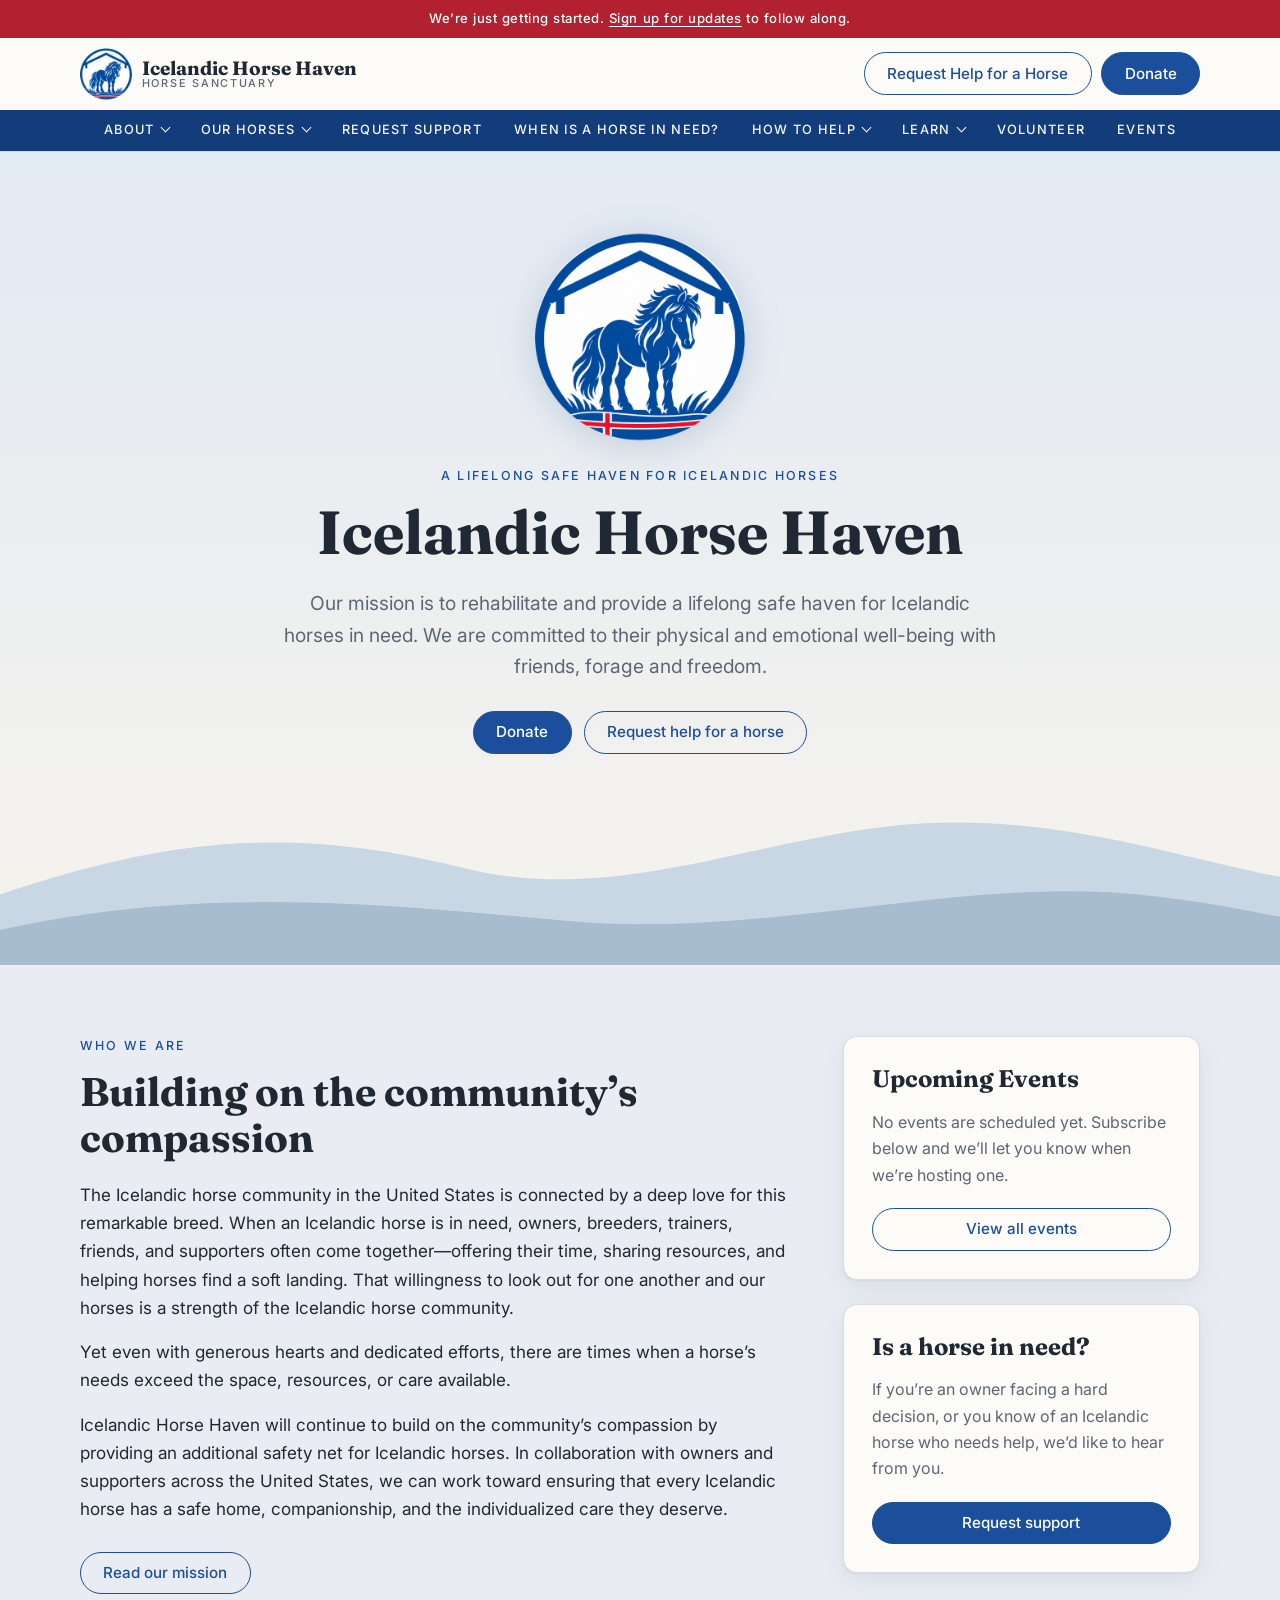
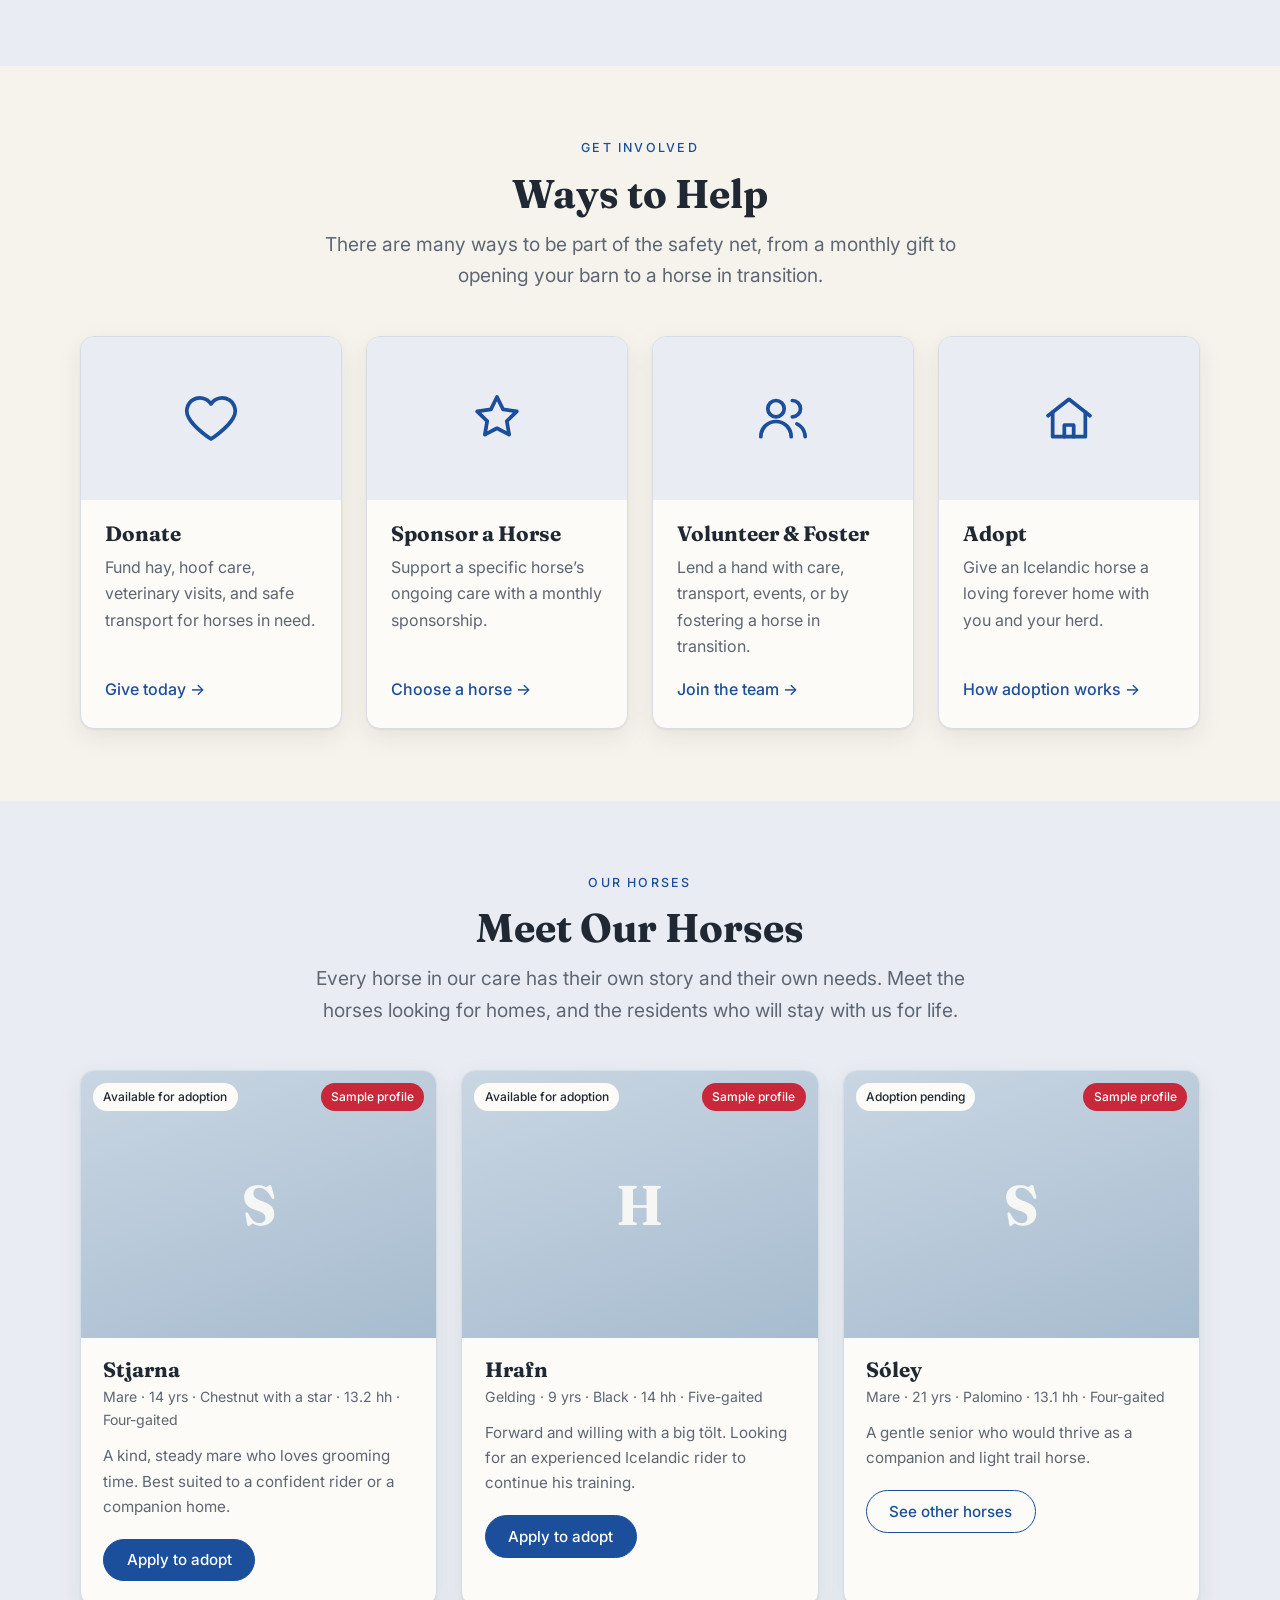
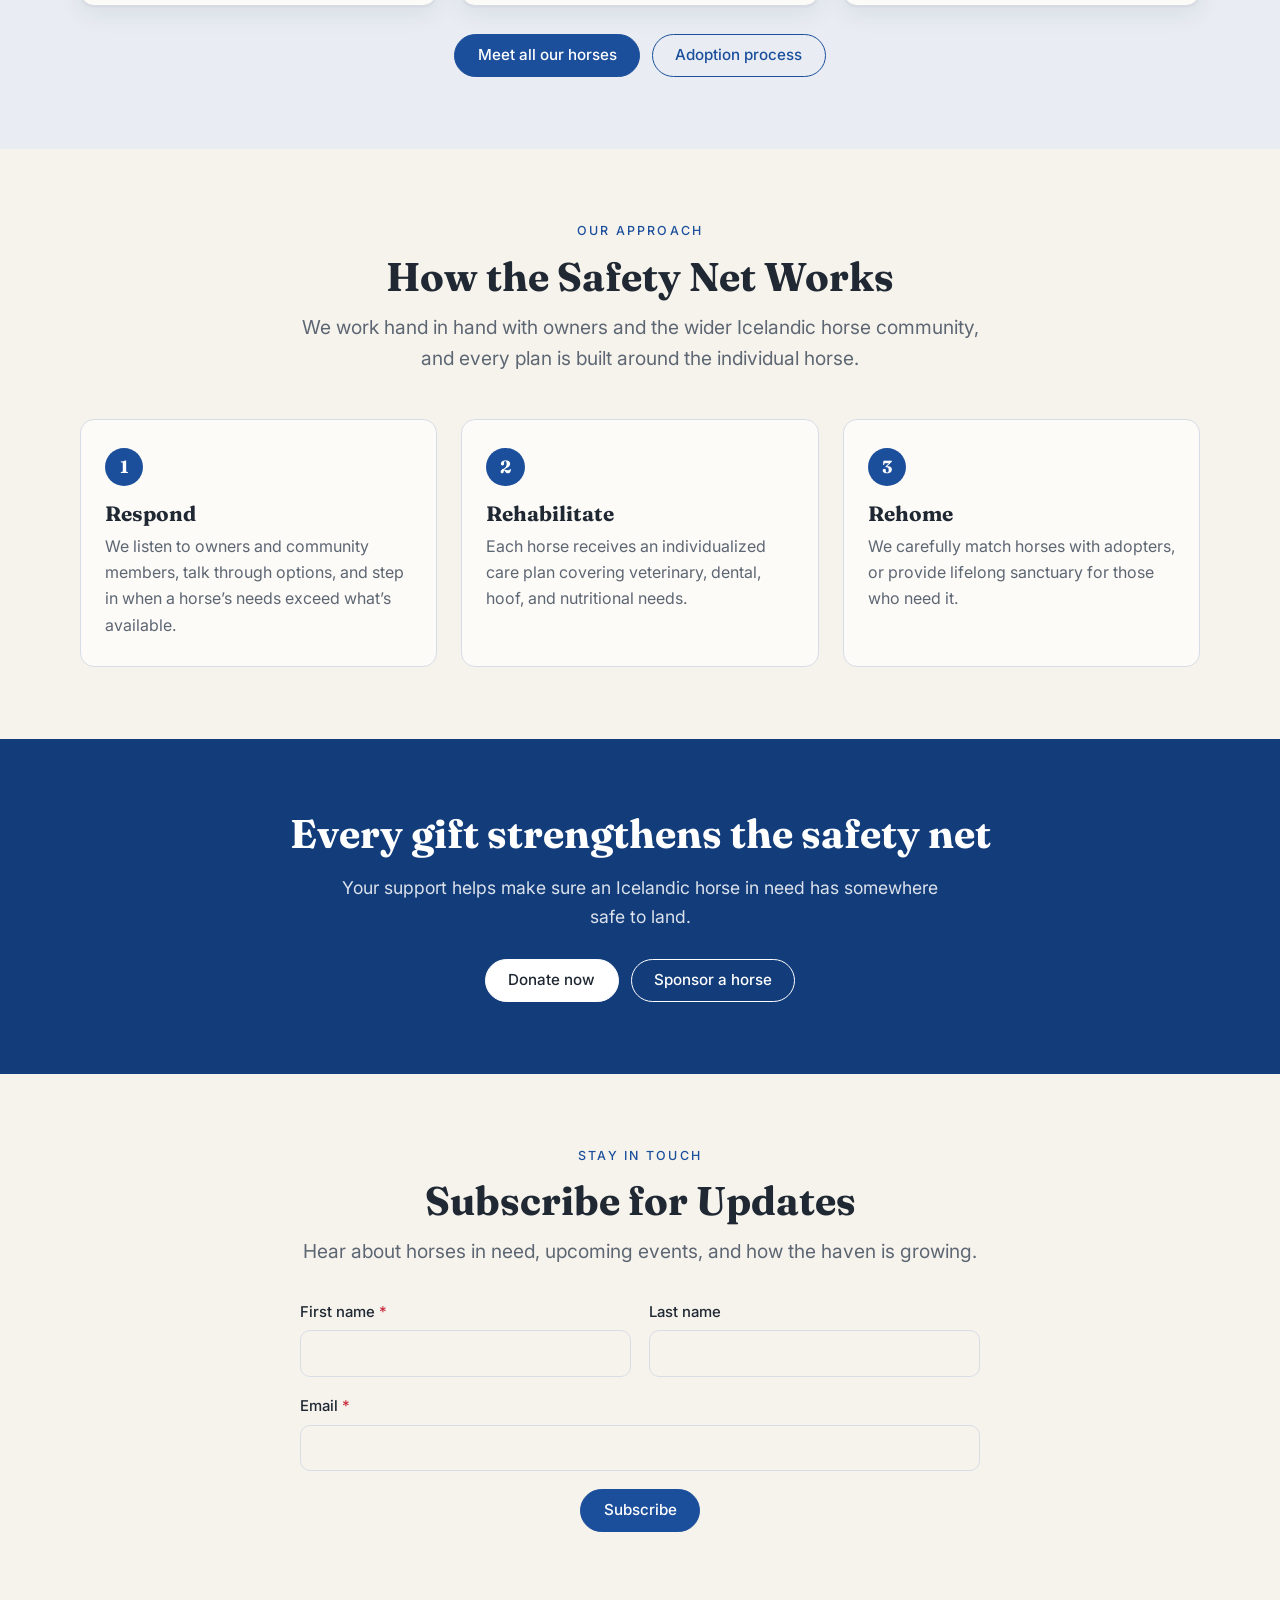
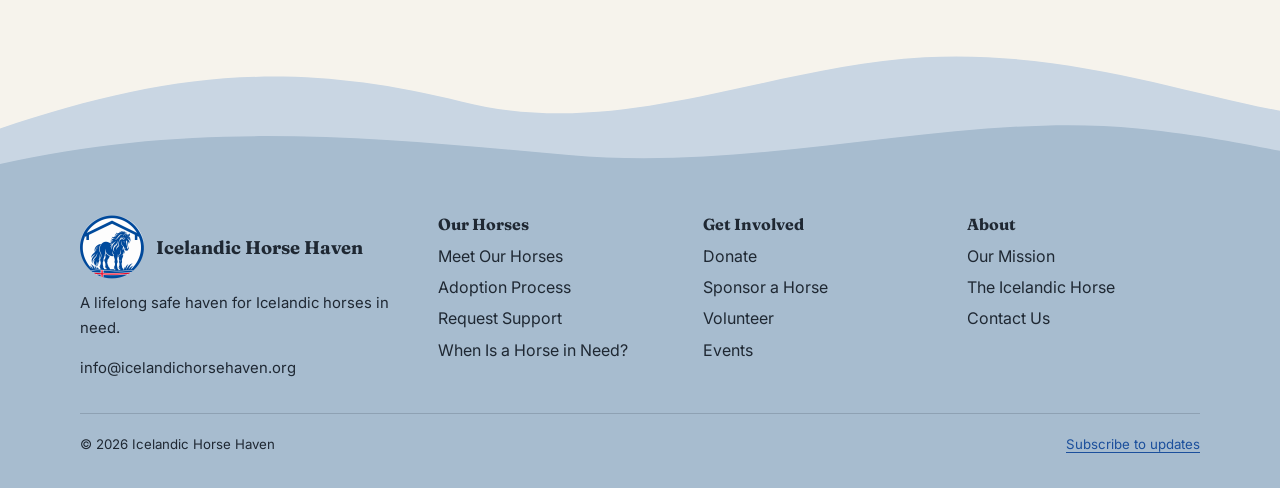
<file: index.html>
<!DOCTYPE html>
<html lang="en">
<head>
  <meta charset="UTF-8">
  <meta name="viewport" content="width=device-width, initial-scale=1.0">
  <title>Icelandic Horse Haven</title>
  <meta name="description" content="Icelandic Horse Haven rehabilitates and provides a lifelong safe haven for Icelandic horses in need, committed to their physical and emotional well-being with friends, forage and freedom.">
  <link rel="icon" type="image/png" href="images/favicon.png">
  <link rel="apple-touch-icon" href="images/apple-touch-icon.png">
  <meta property="og:title" content="Icelandic Horse Haven">
  <meta property="og:description" content="A lifelong safe haven for Icelandic horses in need.">
  <meta property="og:image" content="images/logo.png">
  <link rel="preconnect" href="https://fonts.googleapis.com">
  <link rel="preconnect" href="https://fonts.gstatic.com" crossorigin>
  <link href="https://fonts.googleapis.com/css2?family=Fraunces:opsz,wght@9..144,500;9..144,700&family=Inter:wght@400;500&display=swap" rel="stylesheet">
  <link rel="stylesheet" href="css/styles.css">
</head>
<body>
  <div id="site-header"></div>

  <main id="main">
    <section class="hero" id="welcome">
      <div class="container hero-inner">
        <img class="hero-logo" src="images/logo-emblem.png" alt="Icelandic Horse Haven logo" width="210" height="210">
        <div class="eyebrow">A lifelong safe haven for Icelandic horses</div>
        <h1>Icelandic Horse Haven</h1>
        <p class="lede">Our mission is to rehabilitate and provide a lifelong safe haven for Icelandic horses in need. We are committed to their physical and emotional well-being with friends, forage and freedom.</p>
        <div class="btn-row">
          <a class="btn" href="donate">Donate</a>
          <a class="btn btn-outline" href="request-support">Request help for a horse</a>
        </div>
      </div>
      <svg class="hills" viewBox="0 0 1440 220" preserveAspectRatio="none" aria-hidden="true">
        <path class="back" d="M0,140 C180,80 320,60 520,110 C700,155 860,70 1040,60 C1200,52 1330,100 1440,120 L1440,220 L0,220 Z"/>
        <path class="front" d="M0,180 C220,130 420,150 640,170 C860,190 1080,120 1280,140 C1360,148 1410,160 1440,165 L1440,220 L0,220 Z"/>
      </svg>
    </section>

    <section class="section section-band" id="who-we-are" style="margin-top:-1px">
      <div class="container split">
        <div class="prose">
          <div class="eyebrow">Who we are</div>
          <h2>Building on the community’s compassion</h2>
          <p>The Icelandic horse community in the United States is connected by a deep love for this remarkable breed. When an Icelandic horse is in need, owners, breeders, trainers, friends, and supporters often come together—offering their time, sharing resources, and helping horses find a soft landing. That willingness to look out for one another and our horses is a strength of the Icelandic horse community.</p>
          <p>Yet even with generous hearts and dedicated efforts, there are times when a horse’s needs exceed the space, resources, or care available.</p>
          <p>Icelandic Horse Haven will continue to build on the community’s compassion by providing an additional safety net for Icelandic horses. In collaboration with owners and supporters across the United States, we can work toward ensuring that every Icelandic horse has a safe home, companionship, and the individualized care they deserve.</p>
          <div class="btn-row">
            <a class="btn btn-outline" href="about">Read our mission</a>
          </div>
        </div>

        <aside class="grid" style="grid-template-columns:1fr">
          <div class="card sidebar-card">
            <h3>Upcoming Events</h3>
            <div class="mt-1" data-events data-limit="3" data-empty="No events are scheduled yet. Subscribe below and we’ll let you know when we’re hosting one."></div>
            <a class="btn btn-outline" href="events">View all events</a>
          </div>
          <div class="card sidebar-card">
            <h3>Is a horse in need?</h3>
            <p class="mt-1">If you’re an owner facing a hard decision, or you know of an Icelandic horse who needs help, we’d like to hear from you.</p>
            <a class="btn" href="request-support">Request support</a>
          </div>
        </aside>
      </div>
    </section>

    <section class="section" id="ways-to-help">
      <div class="container">
        <div class="section-head">
          <div class="eyebrow">Get involved</div>
          <h2>Ways to Help</h2>
          <p class="lede">There are many ways to be part of the safety net, from a monthly gift to opening your barn to a horse in transition.</p>
        </div>
        <div class="grid grid-4">
          <a class="card help-card" href="donate">
            <div class="art"><svg viewBox="0 0 24 24" fill="none" stroke="currentColor" stroke-width="1.6" stroke-linecap="round" stroke-linejoin="round" aria-hidden="true"><path d="M12 21s-7-4.5-9.5-9A5.5 5.5 0 0 1 12 6a5.5 5.5 0 0 1 9.5 6c-2.5 4.5-9.5 9-9.5 9z"/></svg></div>
            <div class="body"><h3>Donate</h3><p>Fund hay, hoof care, veterinary visits, and safe transport for horses in need.</p><span class="more">Give today →</span></div>
          </a>
          <a class="card help-card" href="sponsor">
            <div class="art"><svg viewBox="0 0 24 24" fill="none" stroke="currentColor" stroke-width="1.6" stroke-linecap="round" stroke-linejoin="round" aria-hidden="true"><path d="M12 3l2.6 5.3 5.9.9-4.3 4.1 1 5.8L12 16.4 6.8 19.1l1-5.8L3.5 9.2l5.9-.9z"/></svg></div>
            <div class="body"><h3>Sponsor a Horse</h3><p>Support a specific horse’s ongoing care with a monthly sponsorship.</p><span class="more">Choose a horse →</span></div>
          </a>
          <a class="card help-card" href="volunteer">
            <div class="art"><svg viewBox="0 0 24 24" fill="none" stroke="currentColor" stroke-width="1.6" stroke-linecap="round" stroke-linejoin="round" aria-hidden="true"><circle cx="9" cy="8" r="3.5"/><path d="M2.5 20a6.5 6.5 0 0 1 13 0"/><path d="M16 4.5a3.5 3.5 0 0 1 0 7M18 14.5a6.5 6.5 0 0 1 3.5 5.5"/></svg></div>
            <div class="body"><h3>Volunteer &amp; Foster</h3><p>Lend a hand with care, transport, events, or by fostering a horse in transition.</p><span class="more">Join the team →</span></div>
          </a>
          <a class="card help-card" href="adopt">
            <div class="art"><svg viewBox="0 0 24 24" fill="none" stroke="currentColor" stroke-width="1.6" stroke-linecap="round" stroke-linejoin="round" aria-hidden="true"><path d="M3 11l9-7 9 7"/><path d="M5 9.5V20h14V9.5"/><path d="M10 20v-5h4v5"/></svg></div>
            <div class="body"><h3>Adopt</h3><p>Give an Icelandic horse a loving forever home with you and your herd.</p><span class="more">How adoption works →</span></div>
          </a>
        </div>
      </div>
    </section>

    <section class="section section-band" id="meet-our-horses">
      <div class="container">
        <div class="section-head">
          <div class="eyebrow">Our horses</div>
          <h2>Meet Our Horses</h2>
          <p class="lede">Every horse in our care has their own story and their own needs. Meet the horses looking for homes, and the residents who will stay with us for life.</p>
        </div>
        <div class="grid grid-3" data-horses="available,pending,resident" data-limit="3"></div>
        <div class="btn-row" style="justify-content:center">
          <a class="btn" href="horses">Meet all our horses</a>
          <a class="btn btn-outline" href="adopt">Adoption process</a>
        </div>
      </div>
    </section>

    <section class="section" id="our-approach">
      <div class="container">
        <div class="section-head">
          <div class="eyebrow">Our approach</div>
          <h2>How the Safety Net Works</h2>
          <p class="lede">We work hand in hand with owners and the wider Icelandic horse community, and every plan is built around the individual horse.</p>
        </div>
        <ol class="steps">
          <li><h3>Respond</h3><p>We listen to owners and community members, talk through options, and step in when a horse’s needs exceed what’s available.</p></li>
          <li><h3>Rehabilitate</h3><p>Each horse receives an individualized care plan covering veterinary, dental, hoof, and nutritional needs.</p></li>
          <li><h3>Rehome</h3><p>We carefully match horses with adopters, or provide lifelong sanctuary for those who need it.</p></li>
        </ol>
      </div>
    </section>

    <section class="cta-band" id="donate">
      <div class="container">
        <h2>Every gift strengthens the safety net</h2>
        <p>Your support helps make sure an Icelandic horse in need has somewhere safe to land.</p>
        <div class="btn-row">
          <a class="btn" href="donate">Donate now</a>
          <a class="btn btn-outline" href="sponsor">Sponsor a horse</a>
        </div>
      </div>
    </section>

    <section class="section" id="subscribe">
      <div class="container newsletter">
        <div class="eyebrow">Stay in touch</div>
        <h2>Subscribe for Updates</h2>
        <p class="lede" style="margin:0.75rem auto 0">Hear about horses in need, upcoming events, and how the haven is growing.</p>
        <form class="form" data-form="Newsletter signup" data-subject="New subscriber" data-thanks="Thank you for subscribing!" data-success="We’ll be in touch with updates from the haven.">
          <div class="visually-hidden" aria-hidden="true">
            <label for="nl-honey">Leave this field empty</label>
            <input id="nl-honey" name="_honey" type="text" tabindex="-1" autocomplete="off">
          </div>
          <div class="form-row">
            <div class="field"><label for="nl-first">First name <span class="req">*</span></label><input id="nl-first" name="first" type="text" autocomplete="given-name" required></div>
            <div class="field"><label for="nl-last">Last name</label><input id="nl-last" name="last" type="text" autocomplete="family-name"></div>
          </div>
          <div class="field"><label for="nl-email">Email <span class="req">*</span></label><input id="nl-email" name="email" type="email" autocomplete="email" required></div>
          <button class="btn" type="submit">Subscribe</button>
        </form>
      </div>
    </section>
  </main>

  <div id="site-footer"></div>
  <script src="js/data.js"></script>
  <script src="js/site.js"></script>
</body>
</html>
</file>
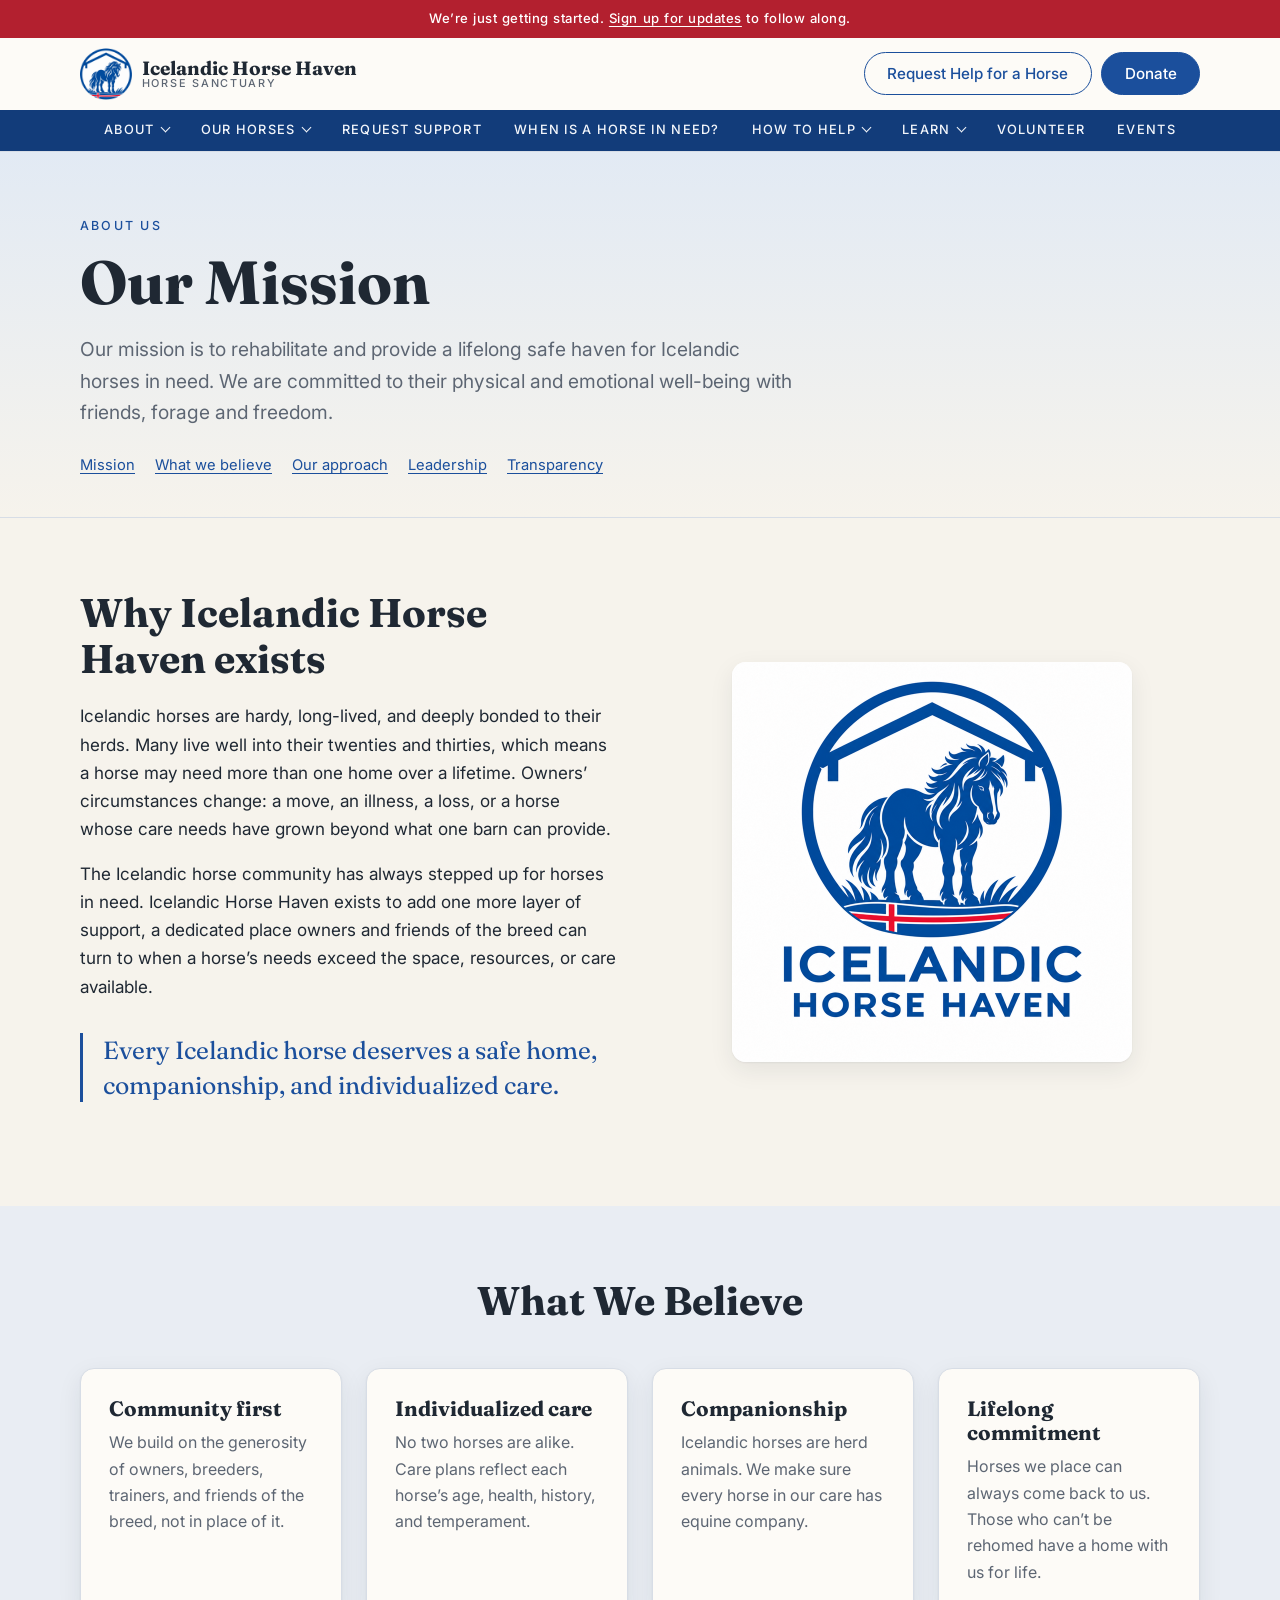
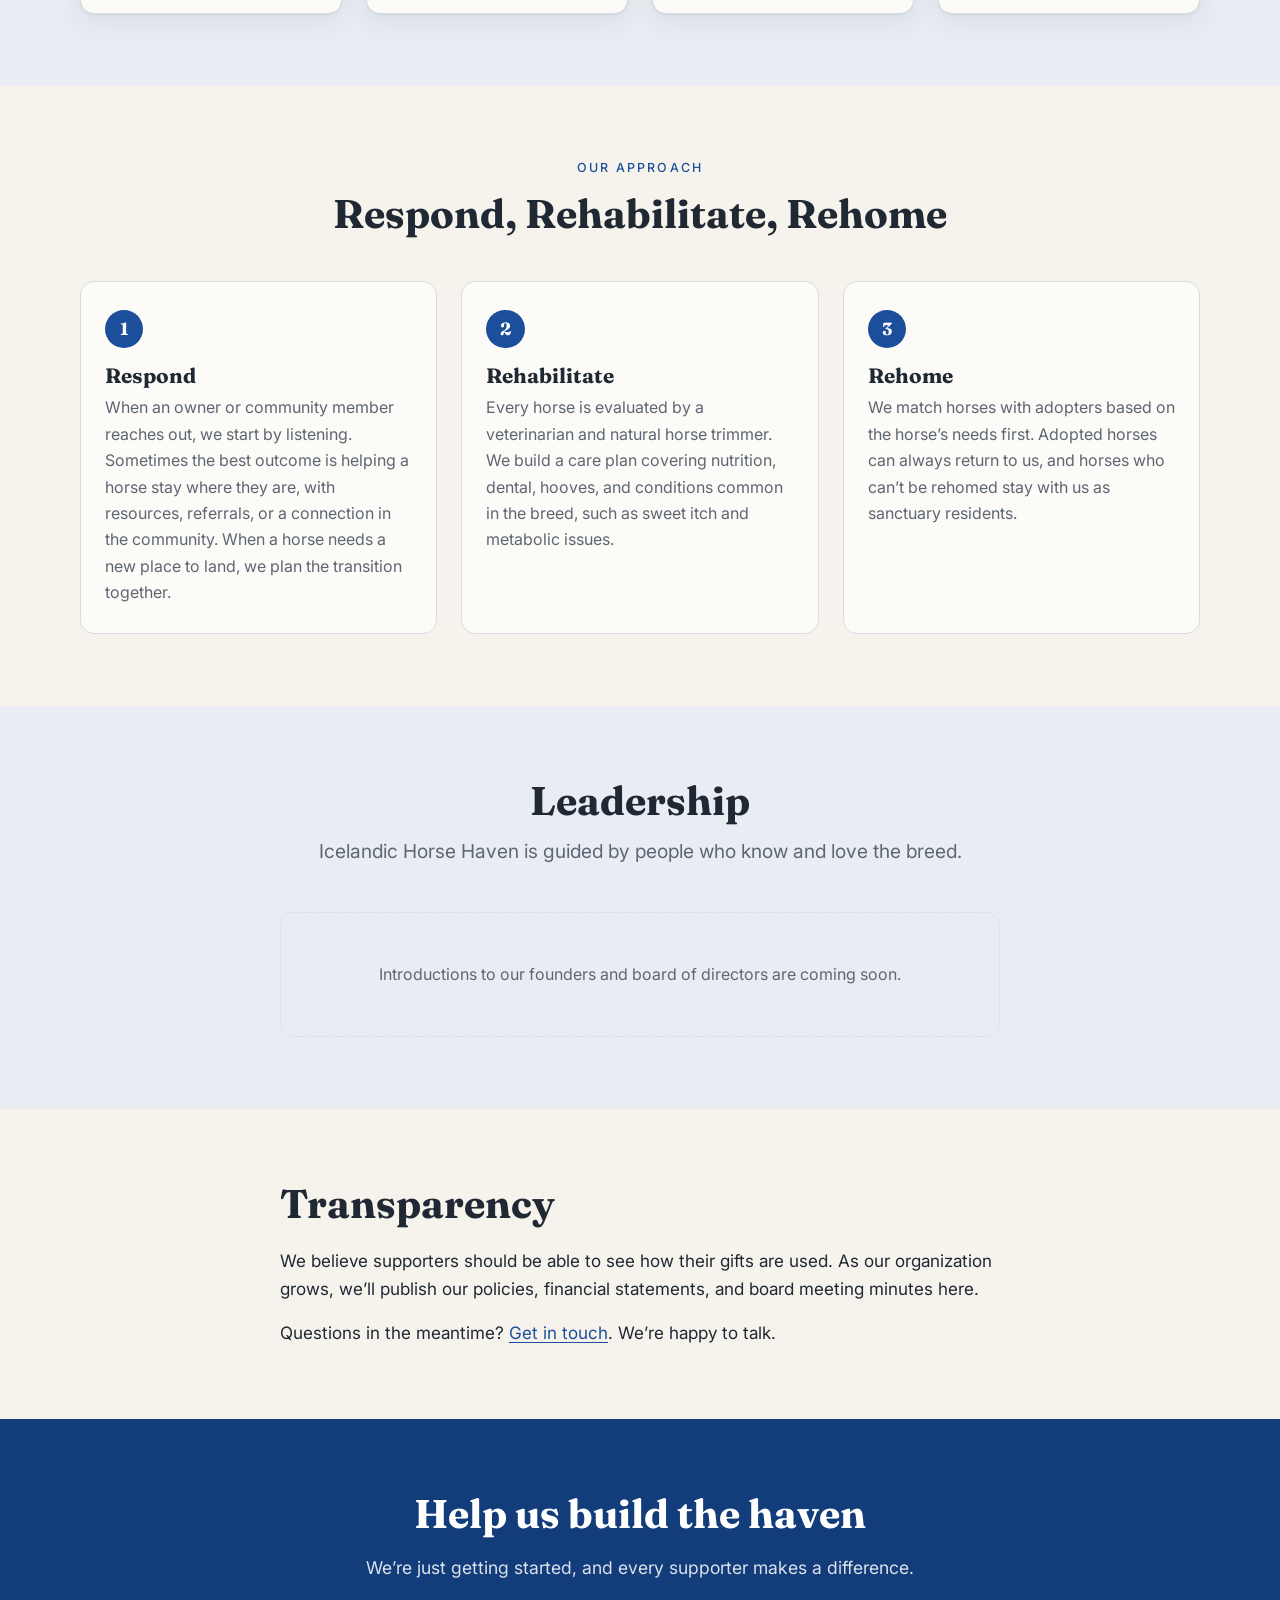
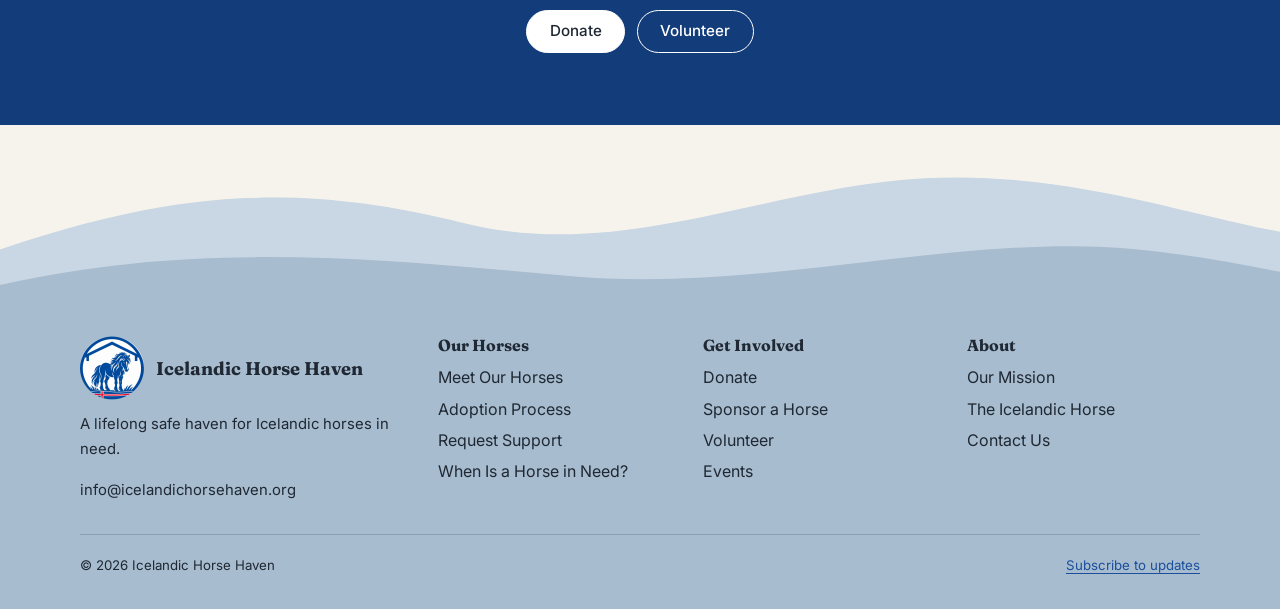
<file: about.html>
<!DOCTYPE html>
<html lang="en">
<head>
  <meta charset="UTF-8">
  <meta name="viewport" content="width=device-width, initial-scale=1.0">
  <title>Our Mission | Icelandic Horse Haven</title>
  <meta name="description" content="Icelandic Horse Haven’s mission: to rehabilitate and provide a lifelong safe haven for Icelandic horses in need.">
  <link rel="icon" type="image/png" href="images/favicon.png">
  <link rel="apple-touch-icon" href="images/apple-touch-icon.png">
  <link rel="preconnect" href="https://fonts.googleapis.com">
  <link rel="preconnect" href="https://fonts.gstatic.com" crossorigin>
  <link href="https://fonts.googleapis.com/css2?family=Fraunces:opsz,wght@9..144,500;9..144,700&family=Inter:wght@400;500&display=swap" rel="stylesheet">
  <link rel="stylesheet" href="css/styles.css">
</head>
<body>
  <div id="site-header"></div>

  <main id="main">
    <section class="page-hero">
      <div class="container">
        <div class="eyebrow">About us</div>
        <h1>Our Mission</h1>
        <p class="lede">Our mission is to rehabilitate and provide a lifelong safe haven for Icelandic horses in need. We are committed to their physical and emotional well-being with friends, forage and freedom.</p>
        <nav class="jump-links" aria-label="On this page">
          <a href="#mission">Mission</a>
          <a href="#values">What we believe</a>
          <a href="#approach">Our approach</a>
          <a href="#leadership">Leadership</a>
          <a href="#transparency">Transparency</a>
        </nav>
      </div>
    </section>

    <section class="section" id="mission">
      <div class="container split-even split">
        <div class="prose">
          <h2>Why Icelandic Horse Haven exists</h2>
          <p>Icelandic horses are hardy, long-lived, and deeply bonded to their herds. Many live well into their twenties and thirties, which means a horse may need more than one home over a lifetime. Owners’ circumstances change: a move, an illness, a loss, or a horse whose care needs have grown beyond what one barn can provide.</p>
          <p>The Icelandic horse community has always stepped up for horses in need. Icelandic Horse Haven exists to add one more layer of support, a dedicated place owners and friends of the breed can turn to when a horse’s needs exceed the space, resources, or care available.</p>
          <p class="pull">Every Icelandic horse deserves a safe home, companionship, and individualized care.</p>
        </div>
        <img src="images/logo.png" alt="Icelandic Horse Haven logo: an Icelandic horse standing beneath a barn roof above the Icelandic flag" width="800" height="800" loading="lazy" style="max-width:400px;width:100%;height:auto;margin:0 auto;border-radius:var(--radius);background:#fff;box-shadow:var(--shadow)">
      </div>
    </section>

    <section class="section section-band" id="values">
      <div class="container">
        <div class="section-head">
          <h2>What We Believe</h2>
        </div>
        <div class="grid grid-4">
          <div class="card"><h3>Community first</h3><p>We build on the generosity of owners, breeders, trainers, and friends of the breed, not in place of it.</p></div>
          <div class="card"><h3>Individualized care</h3><p>No two horses are alike. Care plans reflect each horse’s age, health, history, and temperament.</p></div>
          <div class="card"><h3>Companionship</h3><p>Icelandic horses are herd animals. We make sure every horse in our care has equine company.</p></div>
          <div class="card"><h3>Lifelong commitment</h3><p>Horses we place can always come back to us. Those who can’t be rehomed have a home with us for life.</p></div>
        </div>
      </div>
    </section>

    <section class="section" id="approach">
      <div class="container">
        <div class="section-head">
          <div class="eyebrow">Our approach</div>
          <h2>Respond, Rehabilitate, Rehome</h2>
        </div>
        <ol class="steps">
          <li><h3>Respond</h3><p>When an owner or community member reaches out, we start by listening. Sometimes the best outcome is helping a horse stay where they are, with resources, referrals, or a connection in the community. When a horse needs a new place to land, we plan the transition together.</p></li>
          <li><h3>Rehabilitate</h3><p>Every horse is evaluated by a veterinarian and natural horse trimmer. We build a care plan covering nutrition, dental, hooves, and conditions common in the breed, such as sweet itch and metabolic issues.</p></li>
          <li><h3>Rehome</h3><p>We match horses with adopters based on the horse’s needs first. Adopted horses can always return to us, and horses who can’t be rehomed stay with us as sanctuary residents.</p></li>
        </ol>
      </div>
    </section>

    <section class="section section-band" id="leadership">
      <div class="container narrow">
        <div class="section-head">
          <h2>Leadership</h2>
          <p class="lede">Icelandic Horse Haven is guided by people who know and love the breed.</p>
        </div>
        <div class="empty-state">Introductions to our founders and board of directors are coming soon.</div>
      </div>
    </section>

    <section class="section" id="transparency">
      <div class="container narrow prose">
        <h2>Transparency</h2>
        <p>We believe supporters should be able to see how their gifts are used. As our organization grows, we’ll publish our policies, financial statements, and board meeting minutes here.</p>
        <p>Questions in the meantime? <a href="contact">Get in touch</a>. We’re happy to talk.</p>
      </div>
    </section>

    <section class="cta-band">
      <div class="container">
        <h2>Help us build the haven</h2>
        <p>We’re just getting started, and every supporter makes a difference.</p>
        <div class="btn-row">
          <a class="btn" href="donate">Donate</a>
          <a class="btn btn-outline" href="volunteer">Volunteer</a>
        </div>
      </div>
    </section>
  </main>

  <div id="site-footer"></div>
  <script src="js/site.js"></script>
</body>
</html>
</file>
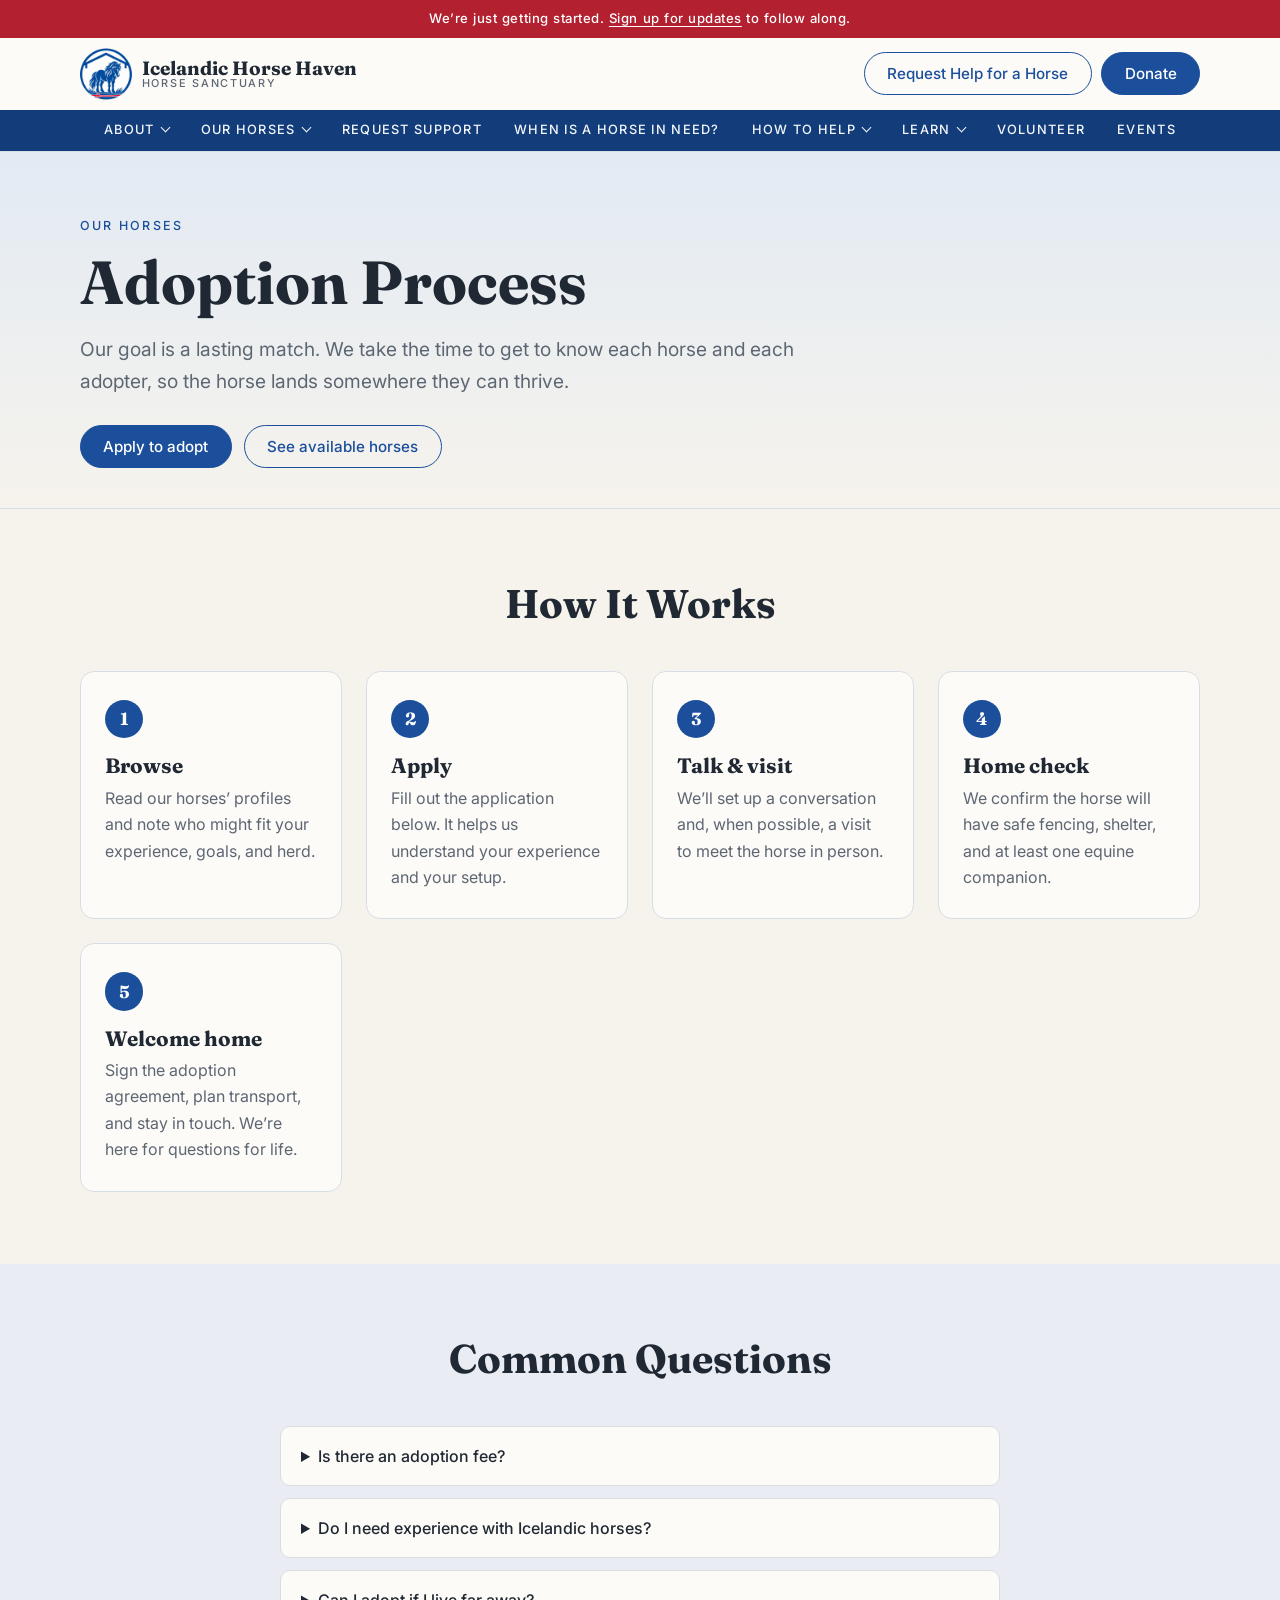
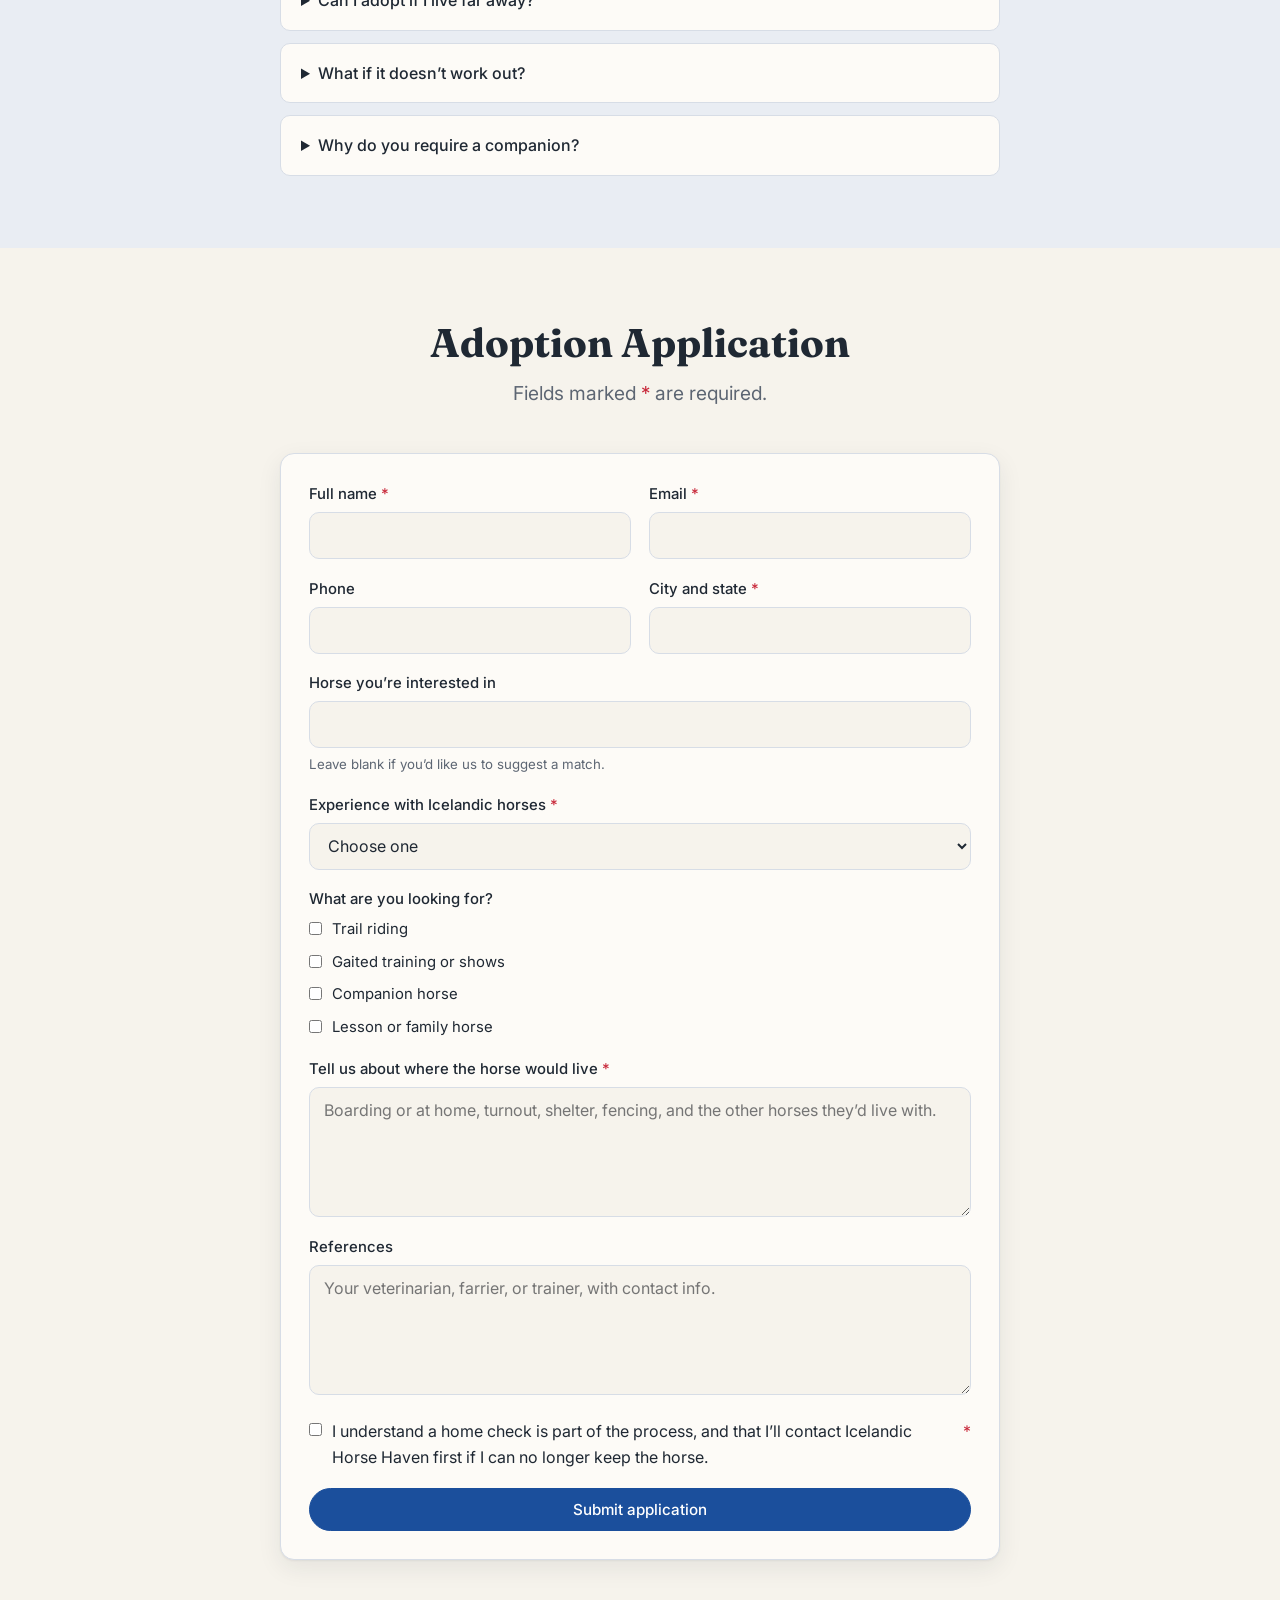
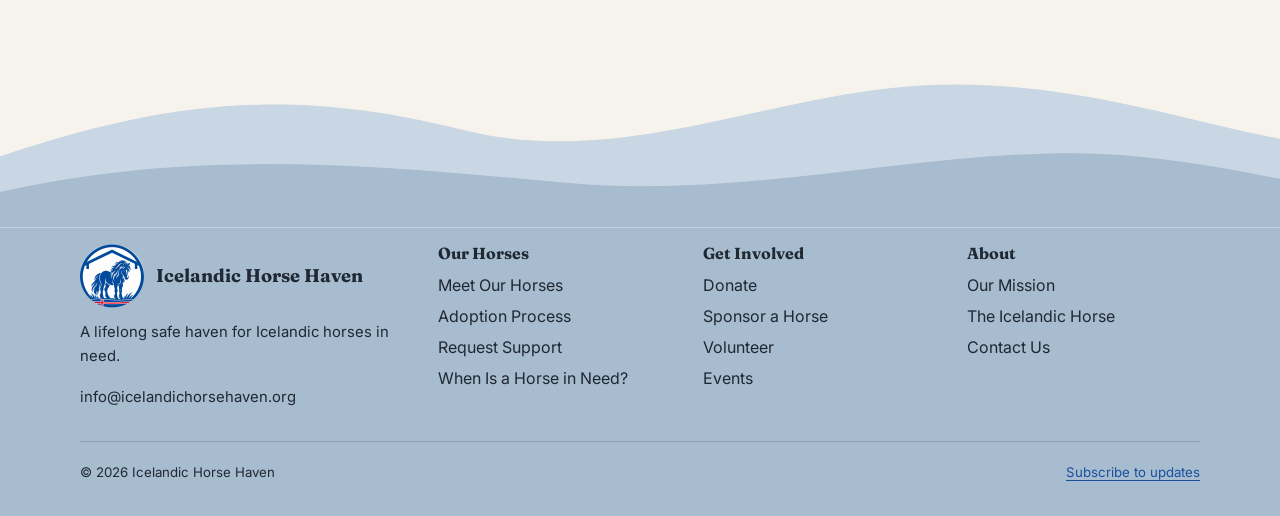
<file: adopt.html>
<!DOCTYPE html>
<html lang="en">
<head>
  <meta charset="UTF-8">
  <meta name="viewport" content="width=device-width, initial-scale=1.0">
  <title>Adoption Process | Icelandic Horse Haven</title>
  <meta name="description" content="How adoption works at Icelandic Horse Haven, and how to apply to adopt an Icelandic horse.">
  <link rel="icon" type="image/png" href="images/favicon.png">
  <link rel="apple-touch-icon" href="images/apple-touch-icon.png">
  <link rel="preconnect" href="https://fonts.googleapis.com">
  <link rel="preconnect" href="https://fonts.gstatic.com" crossorigin>
  <link href="https://fonts.googleapis.com/css2?family=Fraunces:opsz,wght@9..144,500;9..144,700&family=Inter:wght@400;500&display=swap" rel="stylesheet">
  <link rel="stylesheet" href="css/styles.css">
</head>
<body>
  <div id="site-header"></div>

  <main id="main">
    <section class="page-hero">
      <div class="container">
        <div class="eyebrow">Our horses</div>
        <h1>Adoption Process</h1>
        <p class="lede">Our goal is a lasting match. We take the time to get to know each horse and each adopter, so the horse lands somewhere they can thrive.</p>
        <div class="btn-row">
          <a class="btn" href="#apply">Apply to adopt</a>
          <a class="btn btn-outline" href="horses">See available horses</a>
        </div>
      </div>
    </section>

    <section class="section">
      <div class="container">
        <div class="section-head"><h2>How It Works</h2></div>
        <ol class="steps">
          <li><h3>Browse</h3><p>Read our horses’ profiles and note who might fit your experience, goals, and herd.</p></li>
          <li><h3>Apply</h3><p>Fill out the application below. It helps us understand your experience and your setup.</p></li>
          <li><h3>Talk &amp; visit</h3><p>We’ll set up a conversation and, when possible, a visit to meet the horse in person.</p></li>
          <li><h3>Home check</h3><p>We confirm the horse will have safe fencing, shelter, and at least one equine companion.</p></li>
          <li><h3>Welcome home</h3><p>Sign the adoption agreement, plan transport, and stay in touch. We’re here for questions for life.</p></li>
        </ol>
      </div>
    </section>

    <section class="section section-band">
      <div class="container narrow faq">
        <div class="section-head"><h2>Common Questions</h2></div>
        <details>
          <summary>Is there an adoption fee?</summary>
          <p>Yes. Adoption fees vary by horse and help cover the care they received while with us. Each horse’s fee is shared when you apply.</p>
        </details>
        <details>
          <summary>Do I need experience with Icelandic horses?</summary>
          <p>Not always. Some of our horses are great for people new to the breed. Others need an experienced Icelandic rider. We’ll help you find a good fit.</p>
        </details>
        <details>
          <summary>Can I adopt if I live far away?</summary>
          <p>We work with adopters across the United States. Distance can affect visits and transport, so tell us where you are and we’ll talk through it.</p>
        </details>
        <details>
          <summary>What if it doesn’t work out?</summary>
          <p>Horses we place can always come back to us. Our adoption agreement asks that you contact us first if you can no longer keep the horse.</p>
        </details>
        <details>
          <summary>Why do you require a companion?</summary>
          <p>Icelandic horses are herd animals and can be stressed when kept alone. Every horse we place goes to a home with at least one other equine.</p>
        </details>
      </div>
    </section>

    <section class="section" id="apply">
      <div class="container narrow">
        <div class="section-head">
          <h2>Adoption Application</h2>
          <p class="lede">Fields marked <span class="req">*</span> are required.</p>
        </div>
        <form class="card form" data-form="Adoption application">
          <div class="visually-hidden" aria-hidden="true">
            <label for="ad-honey">Leave this field empty</label>
            <input id="ad-honey" name="_honey" type="text" tabindex="-1" autocomplete="off">
          </div>
          <div class="form-row">
            <div class="field"><label for="ad-name">Full name <span class="req">*</span></label><input id="ad-name" name="name" type="text" autocomplete="name" required></div>
            <div class="field"><label for="ad-email">Email <span class="req">*</span></label><input id="ad-email" name="email" type="email" autocomplete="email" required></div>
          </div>
          <div class="form-row">
            <div class="field"><label for="ad-phone">Phone</label><input id="ad-phone" name="phone" type="tel" autocomplete="tel"></div>
            <div class="field"><label for="ad-location">City and state <span class="req">*</span></label><input id="ad-location" name="location" type="text" required></div>
          </div>
          <div class="field">
            <label for="ad-horse">Horse you’re interested in</label>
            <input id="ad-horse" name="horse" type="text" data-prefill-horse>
            <span class="hint">Leave blank if you’d like us to suggest a match.</span>
          </div>
          <div class="field">
            <label for="ad-experience">Experience with Icelandic horses <span class="req">*</span></label>
            <select id="ad-experience" name="experience" required>
              <option value="">Choose one</option>
              <option>New to Icelandic horses</option>
              <option>Some experience</option>
              <option>Experienced rider/owner</option>
              <option>Professional (trainer, breeder, instructor)</option>
            </select>
          </div>
          <fieldset class="field">
            <legend>What are you looking for?</legend>
            <div class="checks">
              <label><input type="checkbox" name="goals" value="Trail riding"> Trail riding</label>
              <label><input type="checkbox" name="goals" value="Gaited training or shows"> Gaited training or shows</label>
              <label><input type="checkbox" name="goals" value="Companion horse"> Companion horse</label>
              <label><input type="checkbox" name="goals" value="Lesson or family horse"> Lesson or family horse</label>
            </div>
          </fieldset>
          <div class="field">
            <label for="ad-facility">Tell us about where the horse would live <span class="req">*</span></label>
            <textarea id="ad-facility" name="facility" required placeholder="Boarding or at home, turnout, shelter, fencing, and the other horses they’d live with."></textarea>
          </div>
          <div class="field">
            <label for="ad-references">References</label>
            <textarea id="ad-references" name="references" placeholder="Your veterinarian, farrier, or trainer, with contact info."></textarea>
          </div>
          <div class="checks">
            <label><input type="checkbox" name="agree" value="Yes" data-label="Agrees to home check and return policy" required> I understand a home check is part of the process, and that I’ll contact Icelandic Horse Haven first if I can no longer keep the horse. <span class="req">*</span></label>
          </div>
          <button class="btn" type="submit">Submit application</button>
        </form>
      </div>
    </section>
  </main>

  <div id="site-footer"></div>
  <script src="js/data.js"></script>
  <script src="js/site.js"></script>
</body>
</html>
</file>
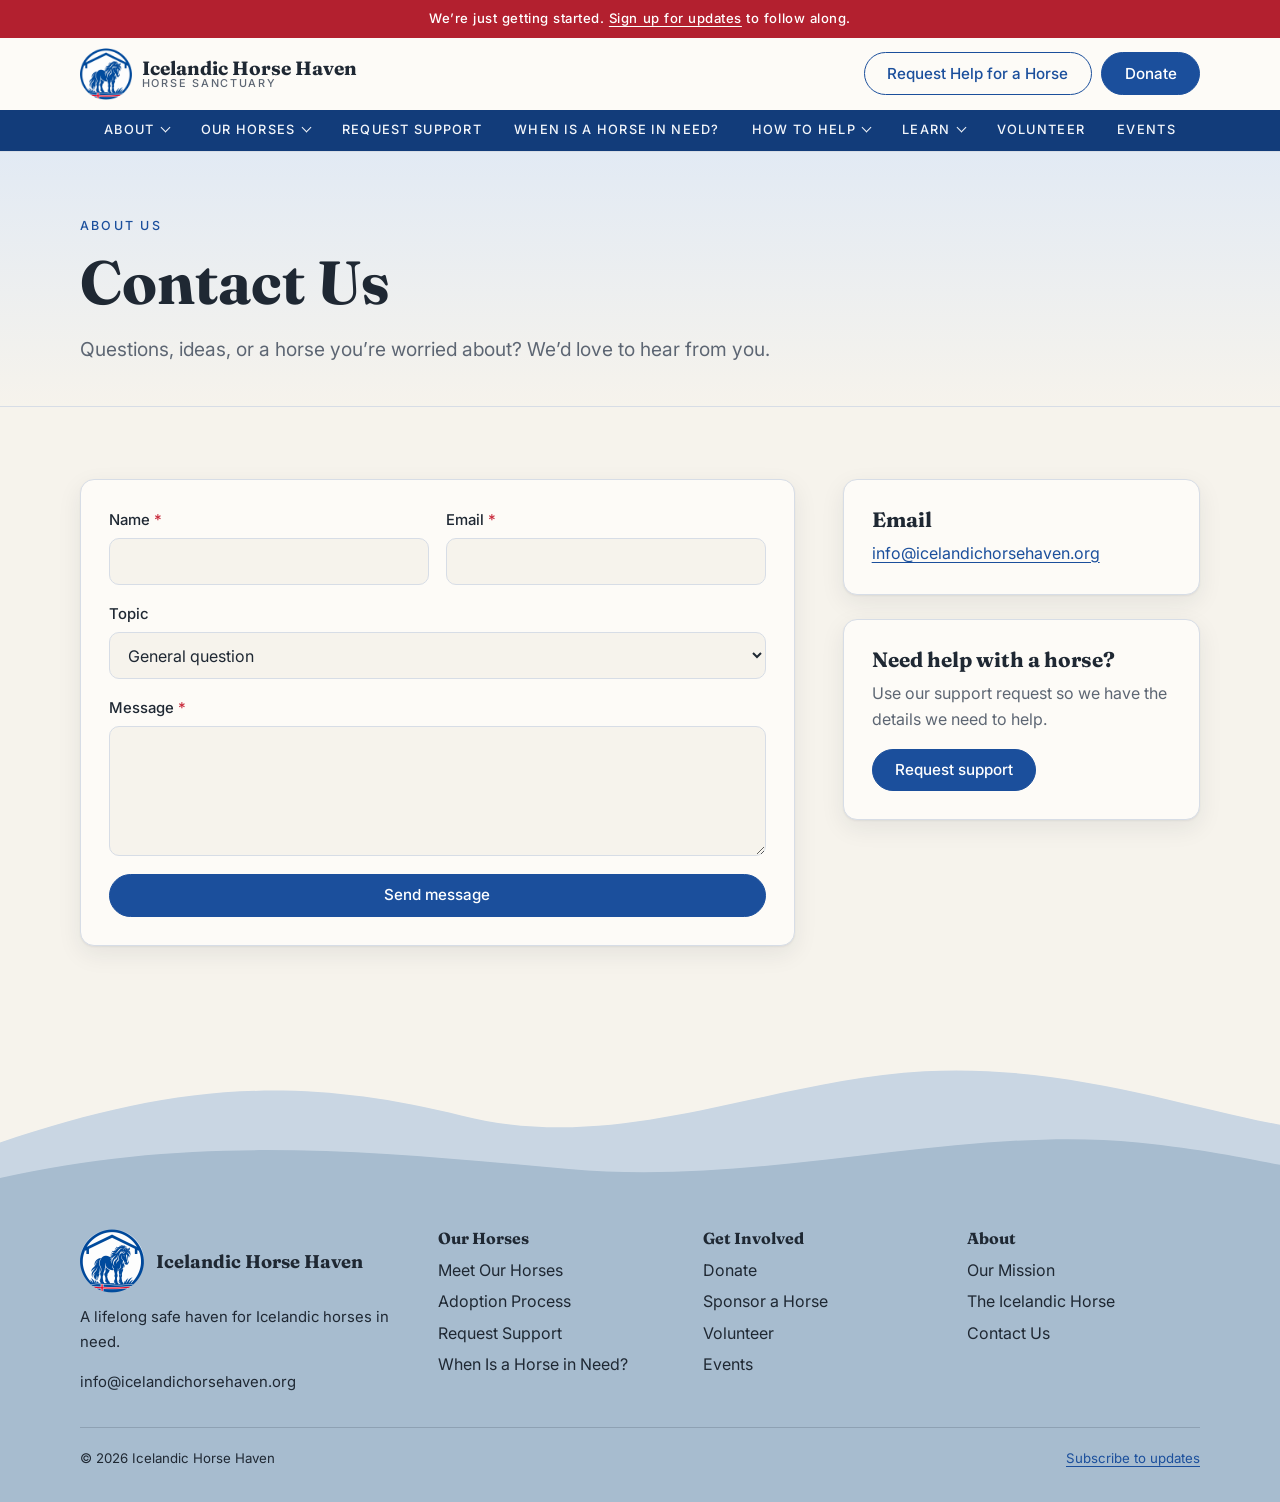
<file: contact.html>
<!DOCTYPE html>
<html lang="en">
<head>
  <meta charset="UTF-8">
  <meta name="viewport" content="width=device-width, initial-scale=1.0">
  <title>Contact Us | Icelandic Horse Haven</title>
  <meta name="description" content="Get in touch with Icelandic Horse Haven.">
  <link rel="icon" type="image/png" href="images/favicon.png">
  <link rel="apple-touch-icon" href="images/apple-touch-icon.png">
  <link rel="preconnect" href="https://fonts.googleapis.com">
  <link rel="preconnect" href="https://fonts.gstatic.com" crossorigin>
  <link href="https://fonts.googleapis.com/css2?family=Fraunces:opsz,wght@9..144,500;9..144,700&family=Inter:wght@400;500&display=swap" rel="stylesheet">
  <link rel="stylesheet" href="css/styles.css">
</head>
<body>
  <div id="site-header"></div>

  <main id="main">
    <section class="page-hero">
      <div class="container">
        <div class="eyebrow">About us</div>
        <h1>Contact Us</h1>
        <p class="lede">Questions, ideas, or a horse you’re worried about? We’d love to hear from you.</p>
      </div>
    </section>

    <section class="section">
      <div class="container split">
        <form class="card form" data-form="Contact form">
          <div class="visually-hidden" aria-hidden="true">
            <label for="ct-honey">Leave this field empty</label>
            <input id="ct-honey" name="_honey" type="text" tabindex="-1" autocomplete="off">
          </div>
          <div class="form-row">
            <div class="field"><label for="ct-name">Name <span class="req">*</span></label><input id="ct-name" name="name" type="text" autocomplete="name" required></div>
            <div class="field"><label for="ct-email">Email <span class="req">*</span></label><input id="ct-email" name="email" type="email" autocomplete="email" required></div>
          </div>
          <div class="field">
            <label for="ct-topic">Topic</label>
            <select id="ct-topic" name="topic">
              <option>General question</option>
              <option>Adoption</option>
              <option>Rehoming a horse</option>
              <option>Donations &amp; sponsorship</option>
              <option>Volunteering &amp; fostering</option>
              <option>Media or partnership</option>
            </select>
          </div>
          <div class="field"><label for="ct-message">Message <span class="req">*</span></label><textarea id="ct-message" name="message" required></textarea></div>
          <button class="btn" type="submit">Send message</button>
        </form>

        <aside class="grid" style="grid-template-columns:1fr">
          <div class="card">
            <h3>Email</h3>
            <p><a data-email href="#"></a></p>
          </div>
          <div class="card">
            <h3>Need help with a horse?</h3>
            <p>Use our support request so we have the details we need to help.</p>
            <div class="btn-row" style="margin-top:1rem"><a class="btn" href="request-support">Request support</a></div>
          </div>
        </aside>
      </div>
    </section>
  </main>

  <div id="site-footer"></div>
  <script src="js/site.js"></script>
</body>
</html>
</file>
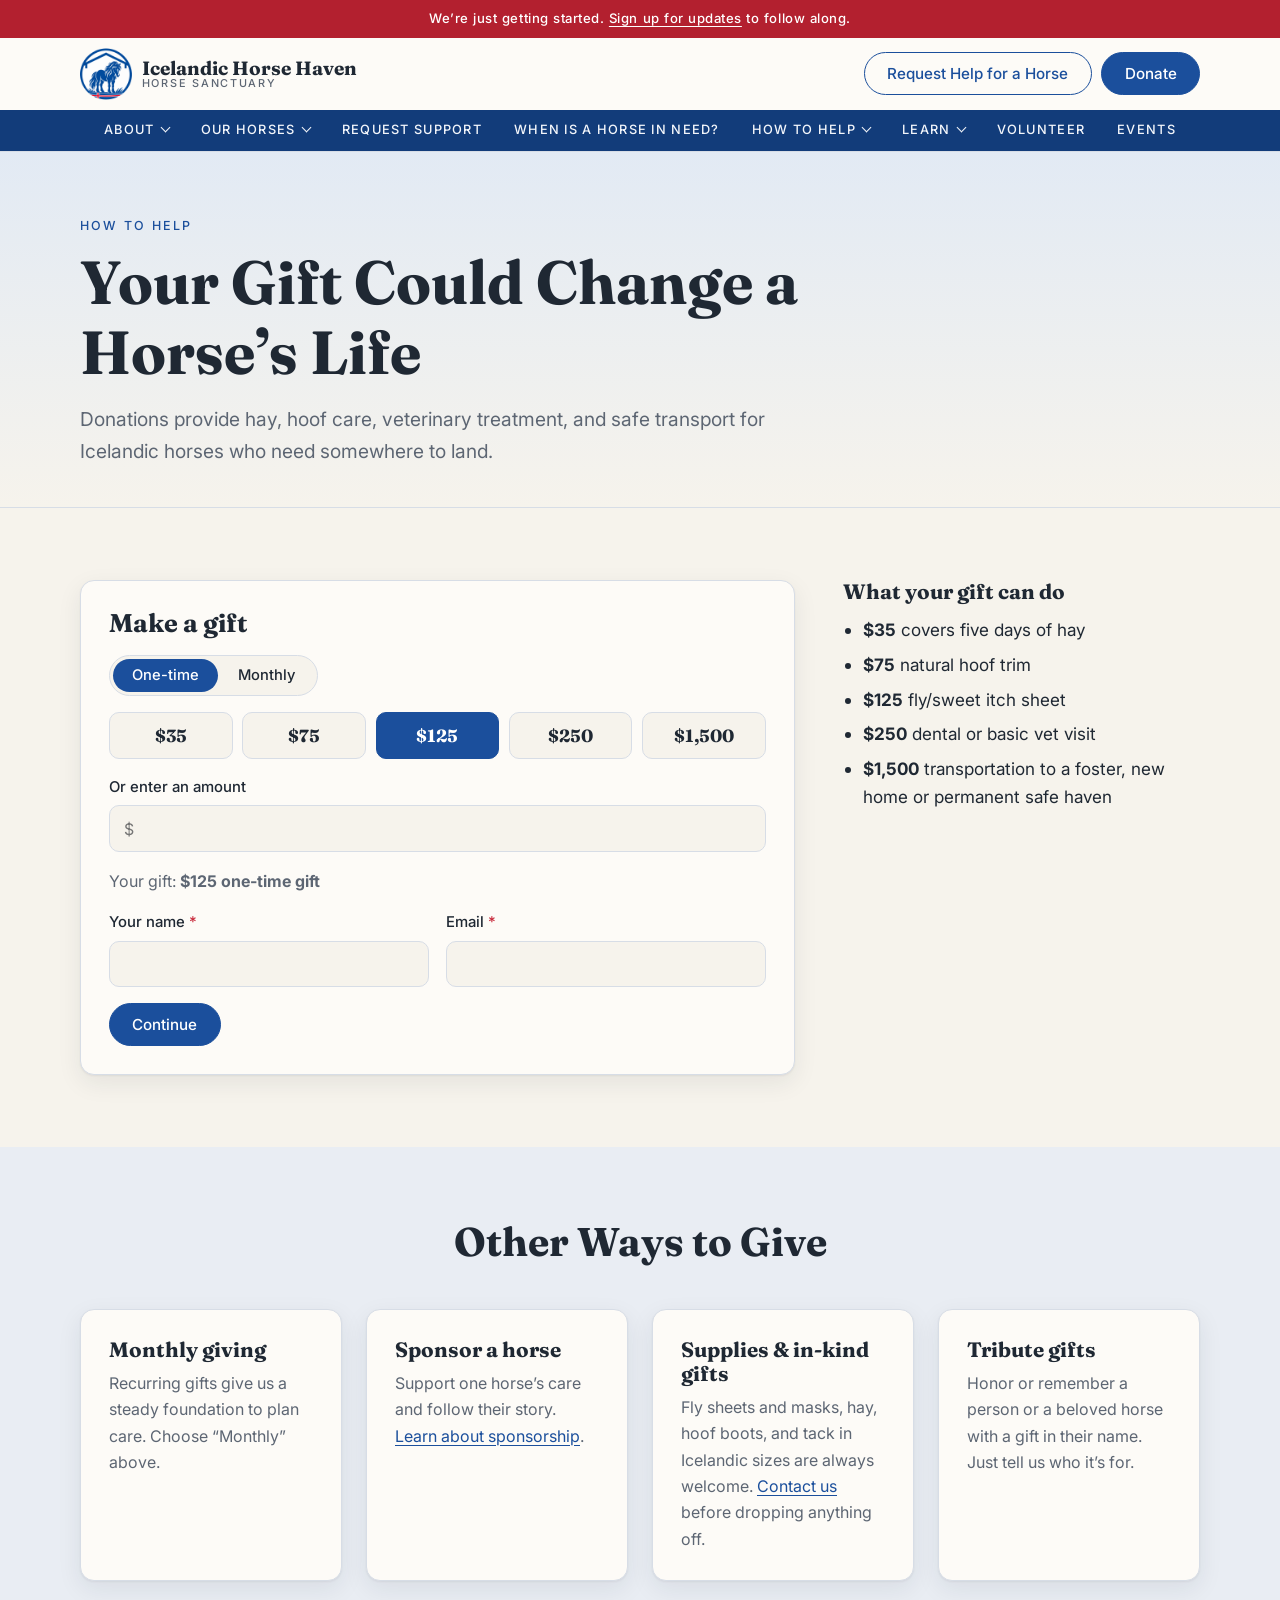
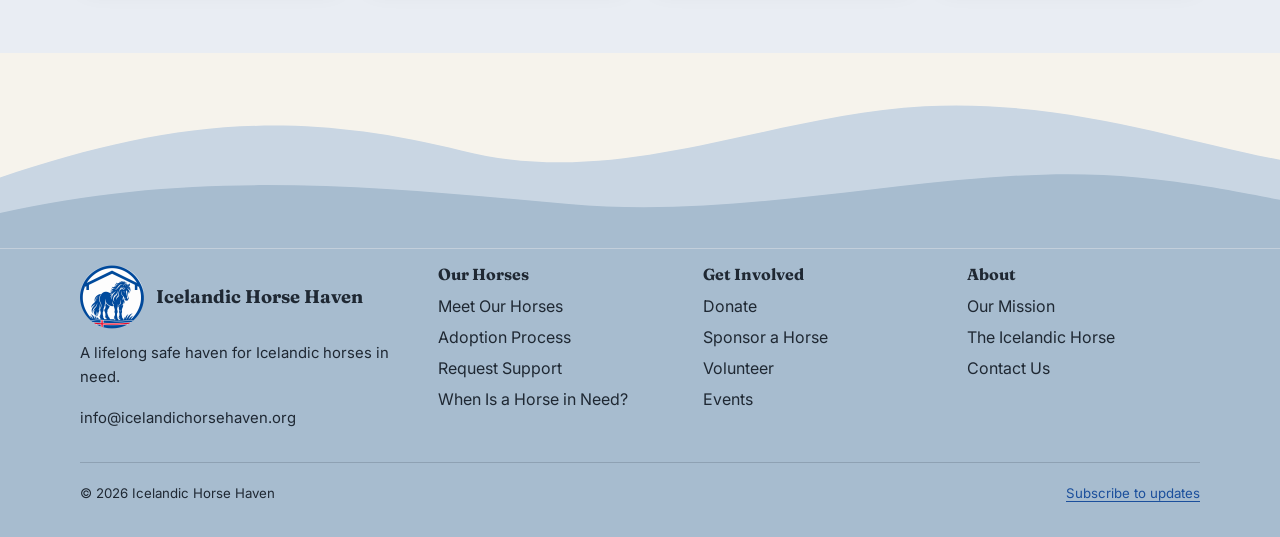
<file: donate.html>
<!DOCTYPE html>
<html lang="en">
<head>
  <meta charset="UTF-8">
  <meta name="viewport" content="width=device-width, initial-scale=1.0">
  <title>Donate | Icelandic Horse Haven</title>
  <meta name="description" content="Donate to Icelandic Horse Haven and help provide a safety net for Icelandic horses across the United States.">
  <link rel="icon" type="image/png" href="images/favicon.png">
  <link rel="apple-touch-icon" href="images/apple-touch-icon.png">
  <link rel="preconnect" href="https://fonts.googleapis.com">
  <link rel="preconnect" href="https://fonts.gstatic.com" crossorigin>
  <link href="https://fonts.googleapis.com/css2?family=Fraunces:opsz,wght@9..144,500;9..144,700&family=Inter:wght@400;500&display=swap" rel="stylesheet">
  <link rel="stylesheet" href="css/styles.css">
</head>
<body>
  <div id="site-header"></div>

  <main id="main">
    <section class="page-hero">
      <div class="container">
        <div class="eyebrow">How to help</div>
        <h1>Your Gift Could Change a Horse’s Life</h1>
        <p class="lede">Donations provide hay, hoof care, veterinary treatment, and safe transport for Icelandic horses who need somewhere to land.</p>
      </div>
    </section>

    <section class="section">
      <div class="container split">
        <form class="card" data-donate>
          <div class="visually-hidden" aria-hidden="true">
            <label for="dn-honey">Leave this field empty</label>
            <input id="dn-honey" name="_honey" type="text" tabindex="-1" autocomplete="off">
          </div>
          <h2 style="font-size:1.6rem">Make a gift</h2>
          <div class="mt-1">
            <div class="segmented" role="group" aria-label="Gift frequency">
              <button type="button" data-frequency="one-time" aria-pressed="true">One-time</button>
              <button type="button" data-frequency="monthly" aria-pressed="false">Monthly</button>
            </div>
          </div>
          <div class="amounts mt-1" role="group" aria-label="Gift amount">
            <button type="button" class="choice" data-amount="35" aria-pressed="false">$35</button>
            <button type="button" class="choice" data-amount="75" aria-pressed="false">$75</button>
            <button type="button" class="choice" data-amount="125" aria-pressed="true">$125</button>
            <button type="button" class="choice" data-amount="250" aria-pressed="false">$250</button>
            <button type="button" class="choice" data-amount="1500" aria-pressed="false">$1,500</button>
          </div>
          <div class="field mt-1">
            <label for="custom-amount">Or enter an amount</label>
            <input id="custom-amount" type="number" min="1" step="1" inputmode="numeric" placeholder="$">
          </div>
          <p class="mt-1">Your gift: <strong data-summary></strong></p>
          <div class="form-row mt-1">
            <div class="field"><label for="dn-name">Your name <span class="req">*</span></label><input id="dn-name" name="name" type="text" autocomplete="name" required></div>
            <div class="field"><label for="dn-email">Email <span class="req">*</span></label><input id="dn-email" name="email" type="email" autocomplete="email" required></div>
          </div>
          <div class="btn-row" style="margin-top:1rem"><button class="btn" type="submit">Continue</button></div>
        </form>

        <aside class="prose">
          <h3 style="margin-top:0">What your gift can do</h3>
          <ul>
            <li><strong>$35</strong> covers five days of hay</li>
            <li><strong>$75</strong> natural hoof trim</li>
            <li><strong>$125</strong> fly/sweet itch sheet</li>
            <li><strong>$250</strong> dental or basic vet visit</li>
            <li><strong>$1,500</strong> transportation to a foster, new home or permanent safe haven</li>
          </ul>
        </aside>
      </div>
    </section>

    <section class="section section-band">
      <div class="container">
        <div class="section-head"><h2>Other Ways to Give</h2></div>
        <div class="grid grid-4">
          <div class="card"><h3>Monthly giving</h3><p>Recurring gifts give us a steady foundation to plan care. Choose “Monthly” above.</p></div>
          <div class="card"><h3>Sponsor a horse</h3><p>Support one horse’s care and follow their story. <a href="sponsor">Learn about sponsorship</a>.</p></div>
          <div class="card"><h3>Supplies &amp; in-kind gifts</h3><p>Fly sheets and masks, hay, hoof boots, and tack in Icelandic sizes are always welcome. <a href="contact">Contact us</a> before dropping anything off.</p></div>
          <div class="card"><h3>Tribute gifts</h3><p>Honor or remember a person or a beloved horse with a gift in their name. Just tell us who it’s for.</p></div>
        </div>
      </div>
    </section>
  </main>

  <div id="site-footer"></div>
  <script src="js/site.js"></script>
</body>
</html>
</file>
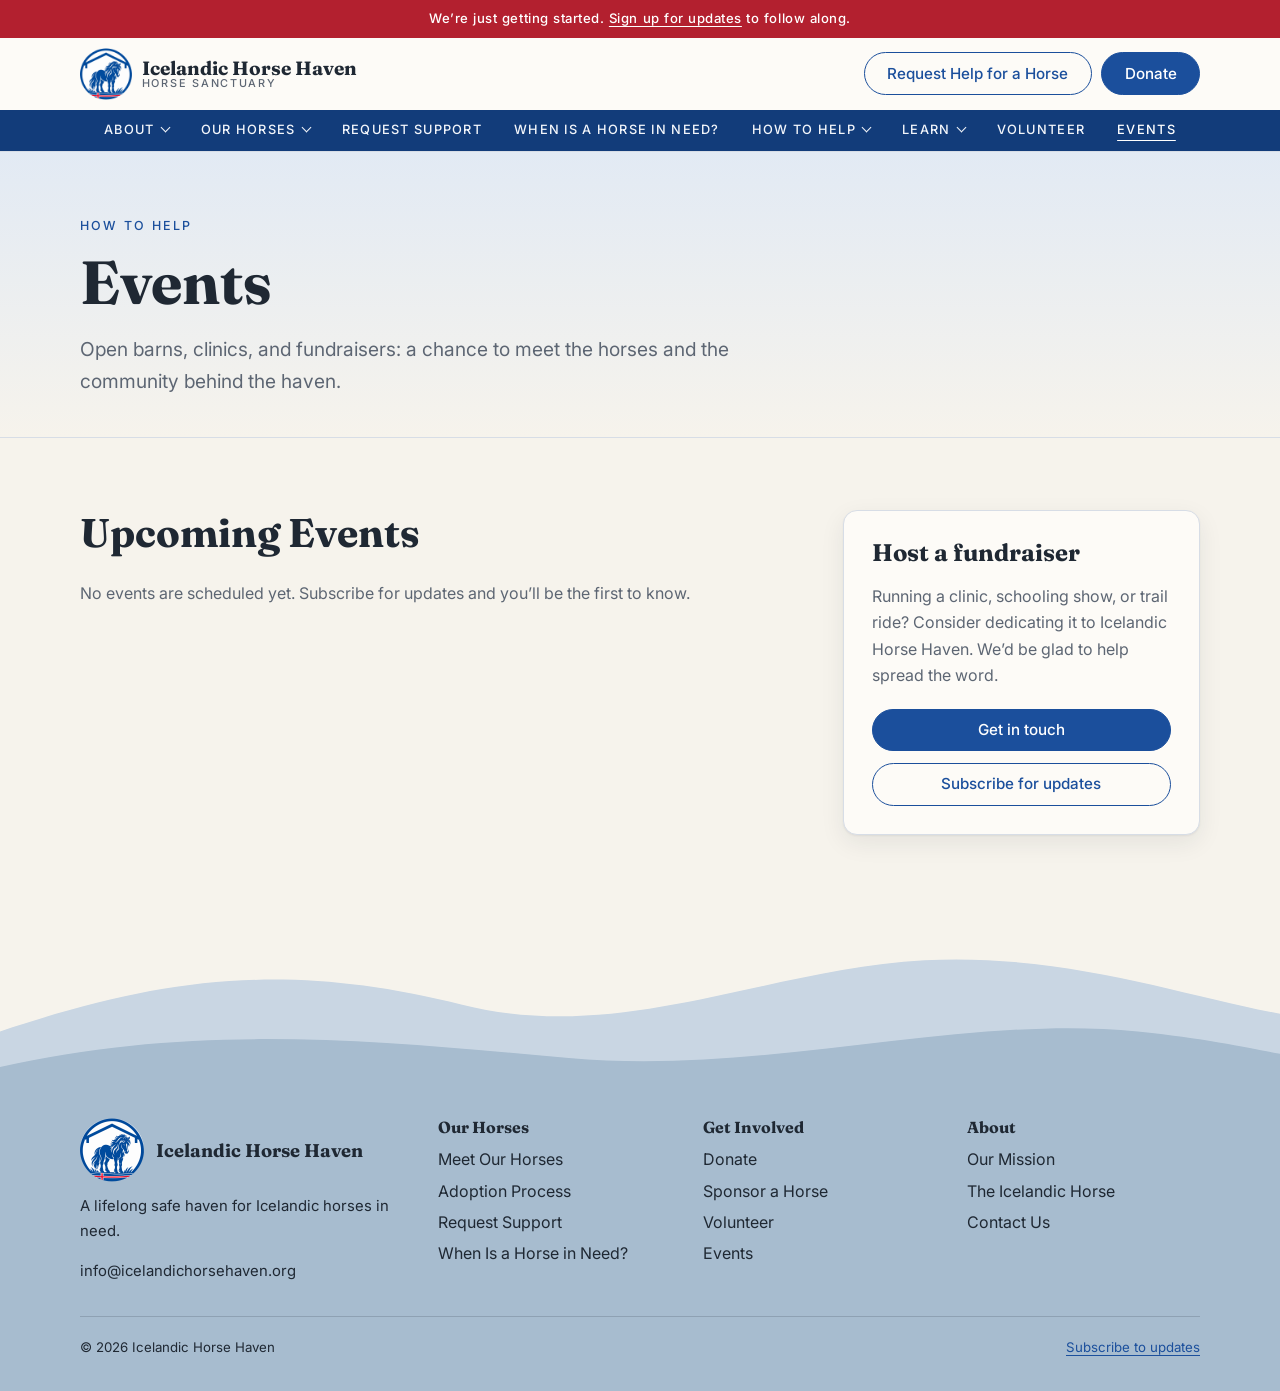
<file: events.html>
<!DOCTYPE html>
<html lang="en">
<head>
  <meta charset="UTF-8">
  <meta name="viewport" content="width=device-width, initial-scale=1.0">
  <title>Events | Icelandic Horse Haven</title>
  <meta name="description" content="Upcoming events from Icelandic Horse Haven.">
  <link rel="icon" type="image/png" href="images/favicon.png">
  <link rel="apple-touch-icon" href="images/apple-touch-icon.png">
  <link rel="preconnect" href="https://fonts.googleapis.com">
  <link rel="preconnect" href="https://fonts.gstatic.com" crossorigin>
  <link href="https://fonts.googleapis.com/css2?family=Fraunces:opsz,wght@9..144,500;9..144,700&family=Inter:wght@400;500&display=swap" rel="stylesheet">
  <link rel="stylesheet" href="css/styles.css">
</head>
<body>
  <div id="site-header"></div>

  <main id="main">
    <section class="page-hero">
      <div class="container">
        <div class="eyebrow">How to help</div>
        <h1>Events</h1>
        <p class="lede">Open barns, clinics, and fundraisers: a chance to meet the horses and the community behind the haven.</p>
      </div>
    </section>

    <section class="section">
      <div class="container split">
        <div>
          <h2 style="margin-bottom:1.5rem">Upcoming Events</h2>
          <div data-events data-empty="No events are scheduled yet. Subscribe for updates and you’ll be the first to know."></div>
        </div>
        <aside class="card sidebar-card">
          <h3>Host a fundraiser</h3>
          <p class="mt-1">Running a clinic, schooling show, or trail ride? Consider dedicating it to Icelandic Horse Haven. We’d be glad to help spread the word.</p>
          <a class="btn" href="contact">Get in touch</a>
          <a class="btn btn-outline" href="./#subscribe" style="margin-top:0.75rem">Subscribe for updates</a>
        </aside>
      </div>
    </section>
  </main>

  <div id="site-footer"></div>
  <script src="js/data.js"></script>
  <script src="js/site.js"></script>
</body>
</html>
</file>
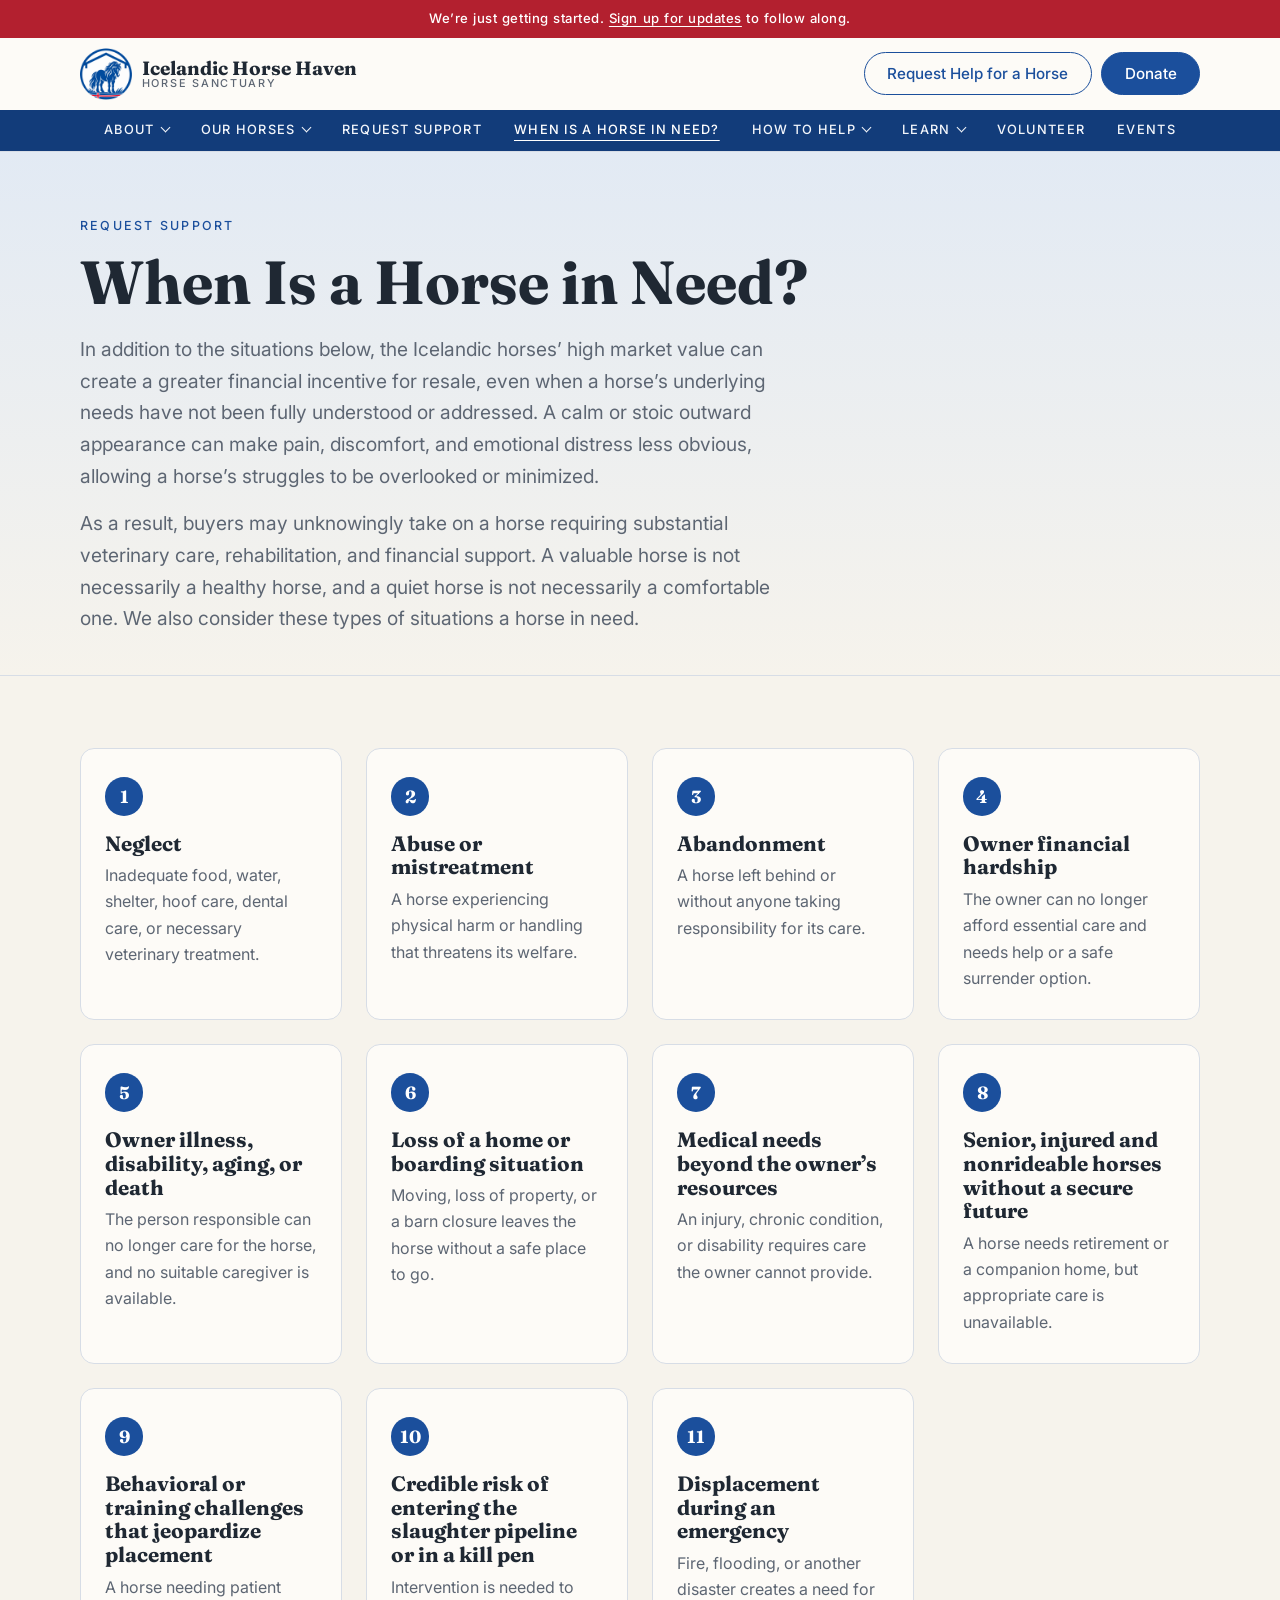
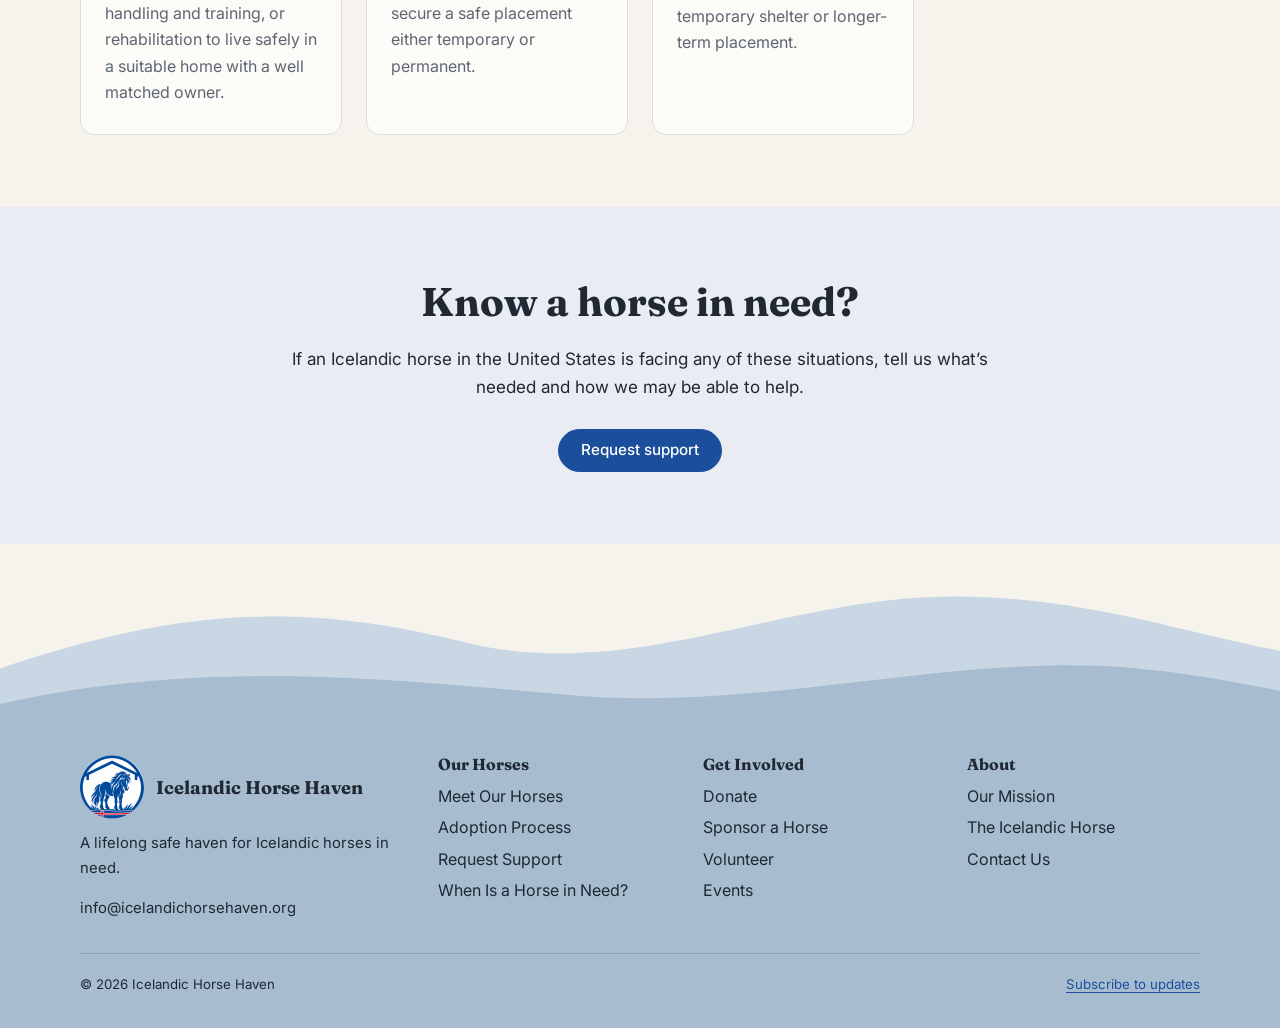
<file: horse-in-need.html>
<!DOCTYPE html>
<html lang="en">
<head>
  <meta charset="UTF-8">
  <meta name="viewport" content="width=device-width, initial-scale=1.0">
  <title>When Is a Horse in Need? | Icelandic Horse Haven</title>
  <meta name="description" content="The situations Icelandic Horse Haven considers a horse in need, from neglect and abandonment to owner hardship, medical needs, and emergencies.">
  <link rel="icon" type="image/png" href="images/favicon.png">
  <link rel="apple-touch-icon" href="images/apple-touch-icon.png">
  <link rel="preconnect" href="https://fonts.googleapis.com">
  <link rel="preconnect" href="https://fonts.gstatic.com" crossorigin>
  <link href="https://fonts.googleapis.com/css2?family=Fraunces:opsz,wght@9..144,500;9..144,700&family=Inter:wght@400;500&display=swap" rel="stylesheet">
  <link rel="stylesheet" href="css/styles.css">
</head>
<body>
  <div id="site-header"></div>

  <main id="main">
    <section class="page-hero">
      <div class="container">
        <div class="eyebrow">Request support</div>
        <h1>When Is a Horse in Need?</h1>
        <p class="lede">In addition to the situations below, the Icelandic horses’ high market value can create a greater financial incentive for resale, even when a horse’s underlying needs have not been fully understood or addressed. A calm or stoic outward appearance can make pain, discomfort, and emotional distress less obvious, allowing a horse’s struggles to be overlooked or minimized.</p>
        <p class="lede">As a result, buyers may unknowingly take on a horse requiring substantial veterinary care, rehabilitation, and financial support. A valuable horse is not necessarily a healthy horse, and a quiet horse is not necessarily a comfortable one. We also consider these types of situations a horse in need.</p>
      </div>
    </section>

    <section class="section">
      <div class="container">
        <ol class="steps">
          <li><h3>Neglect</h3><p>Inadequate food, water, shelter, hoof care, dental care, or necessary veterinary treatment.</p></li>
          <li><h3>Abuse or mistreatment</h3><p>A horse experiencing physical harm or handling that threatens its welfare.</p></li>
          <li><h3>Abandonment</h3><p>A horse left behind or without anyone taking responsibility for its care.</p></li>
          <li><h3>Owner financial hardship</h3><p>The owner can no longer afford essential care and needs help or a safe surrender option.</p></li>
          <li><h3>Owner illness, disability, aging, or death</h3><p>The person responsible can no longer care for the horse, and no suitable caregiver is available.</p></li>
          <li><h3>Loss of a home or boarding situation</h3><p>Moving, loss of property, or a barn closure leaves the horse without a safe place to go.</p></li>
          <li><h3>Medical needs beyond the owner’s resources</h3><p>An injury, chronic condition, or disability requires care the owner cannot provide.</p></li>
          <li><h3>Senior, injured and nonrideable horses without a secure future</h3><p>A horse needs retirement or a companion home, but appropriate care is unavailable.</p></li>
          <li><h3>Behavioral or training challenges that jeopardize placement</h3><p>A horse needing patient handling and training, or rehabilitation to live safely in a suitable home with a well matched owner.</p></li>
          <li><h3>Credible risk of entering the slaughter pipeline or in a kill pen</h3><p>Intervention is needed to secure a safe placement either temporary or permanent.</p></li>
          <li><h3>Displacement during an emergency</h3><p>Fire, flooding, or another disaster creates a need for temporary shelter or longer-term placement.</p></li>
        </ol>
      </div>
    </section>

    <section class="section section-band">
      <div class="container narrow prose center">
        <h2>Know a horse in need?</h2>
        <p>If an Icelandic horse in the United States is facing any of these situations, tell us what’s needed and how we may be able to help.</p>
        <div class="btn-row" style="justify-content:center"><a class="btn" href="request-support">Request support</a></div>
      </div>
    </section>
  </main>

  <div id="site-footer"></div>
  <script src="js/site.js"></script>
</body>
</html>
</file>
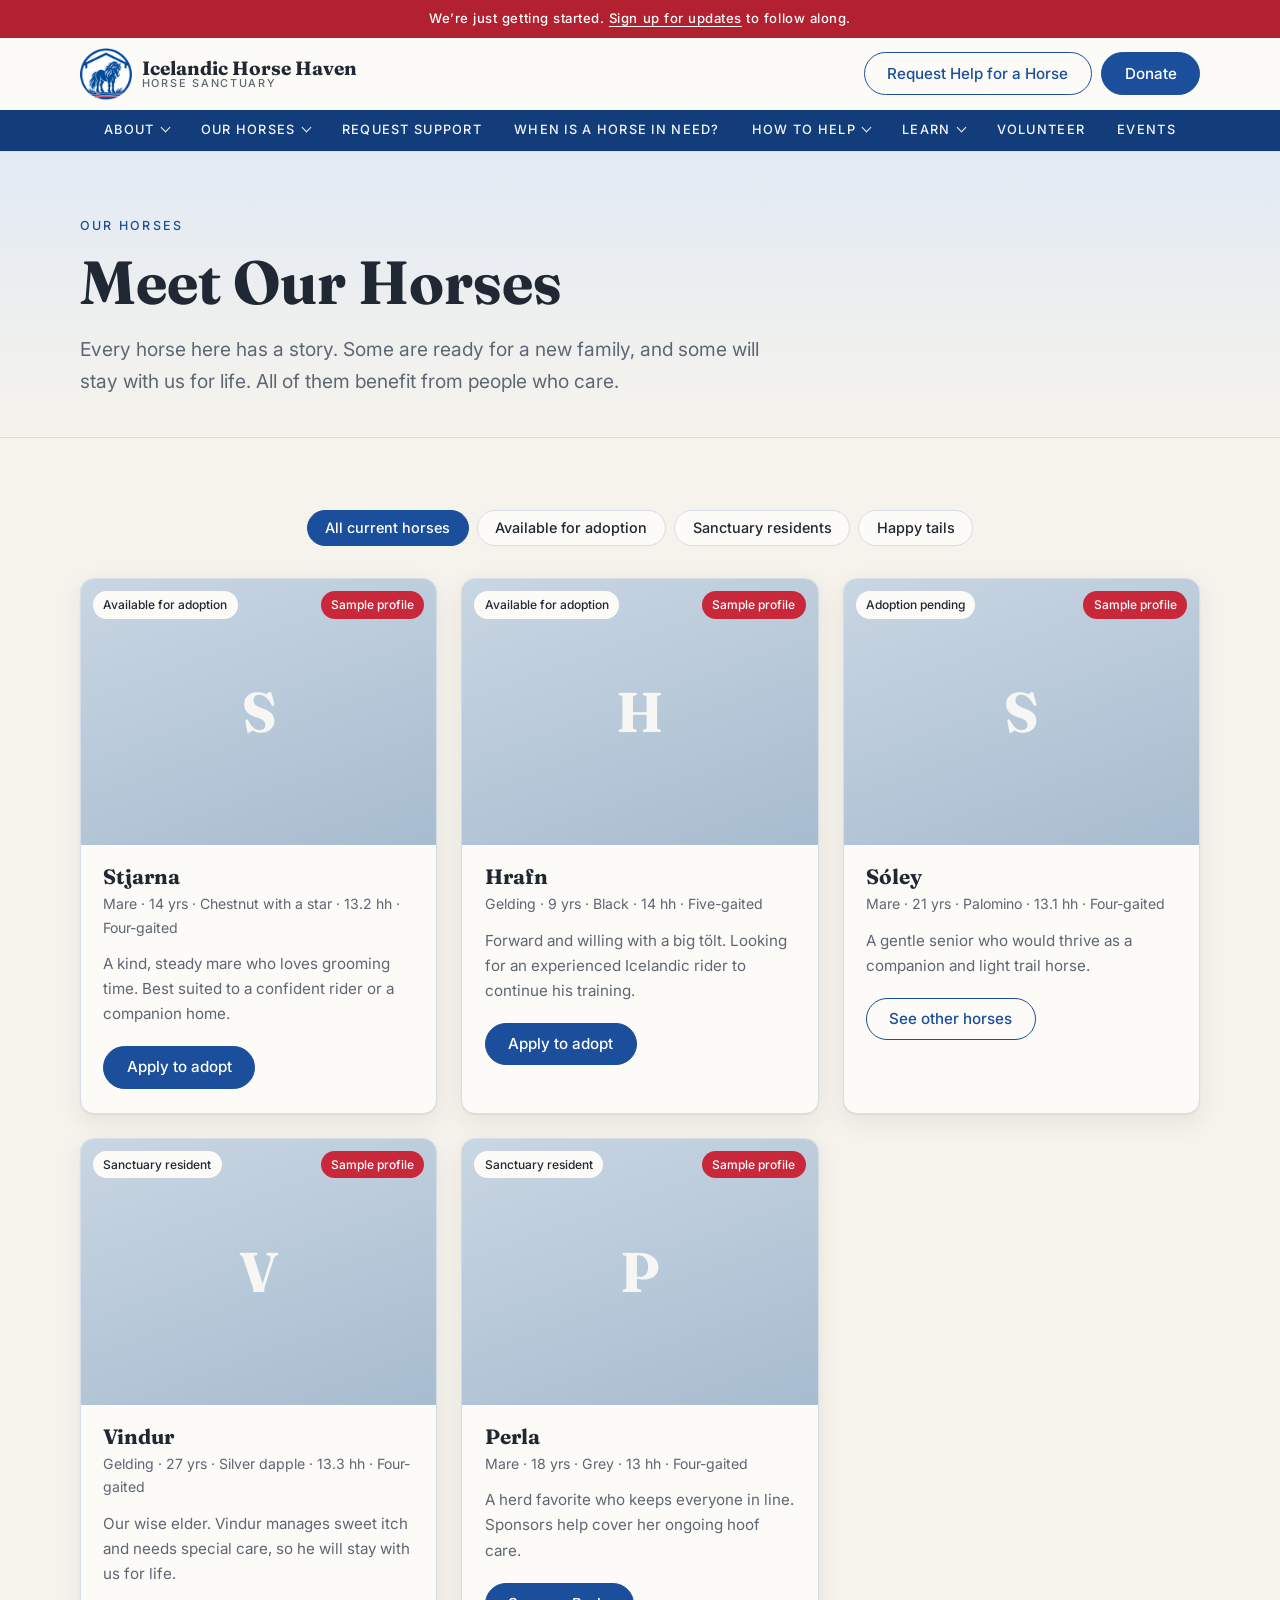
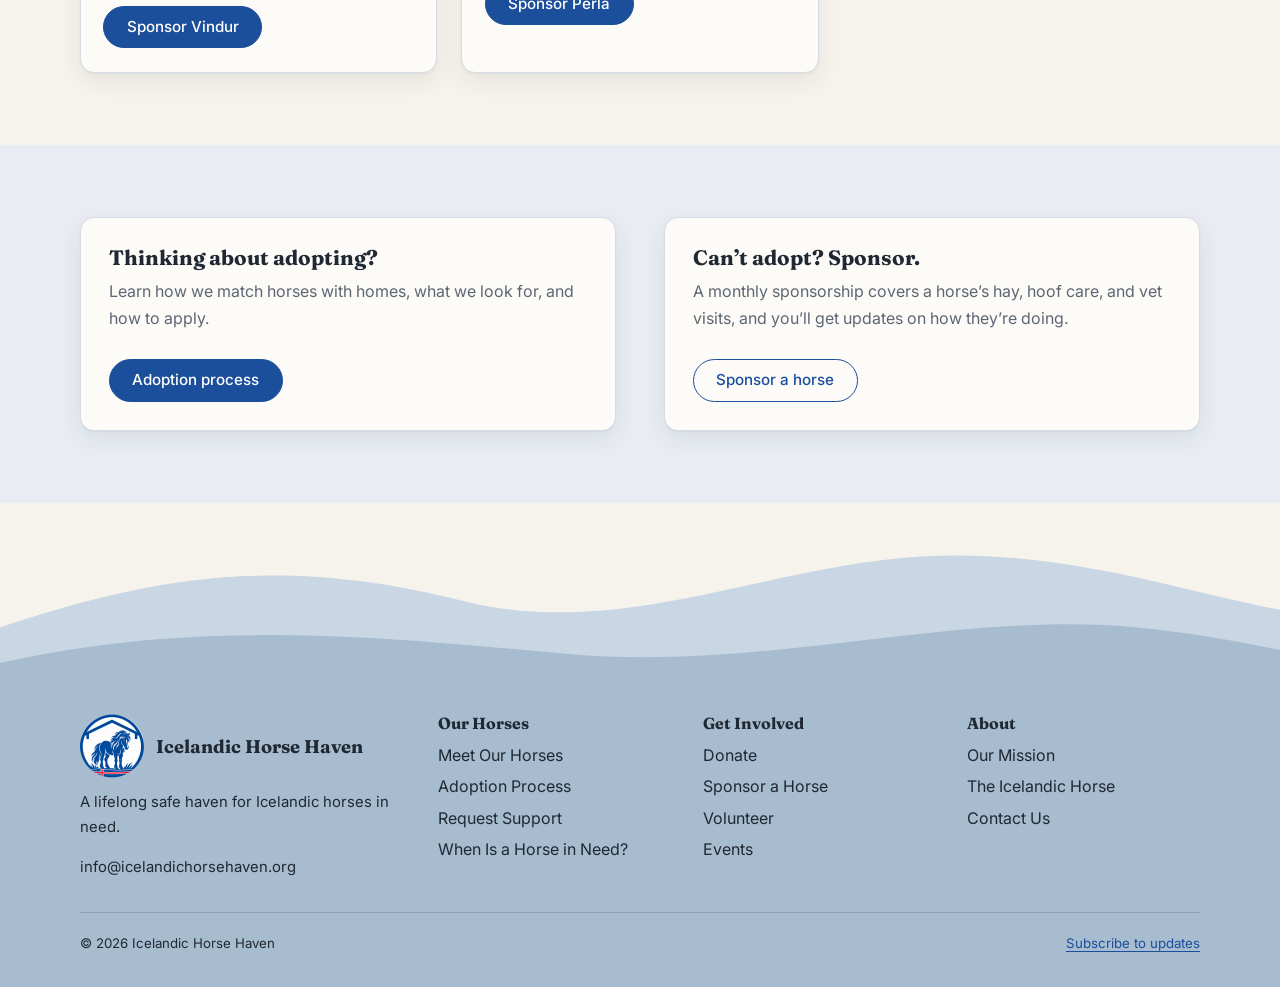
<file: horses.html>
<!DOCTYPE html>
<html lang="en">
<head>
  <meta charset="UTF-8">
  <meta name="viewport" content="width=device-width, initial-scale=1.0">
  <title>Meet Our Horses | Icelandic Horse Haven</title>
  <meta name="description" content="Meet the Icelandic horses in our care: horses available for adoption and the sanctuary residents you can sponsor.">
  <link rel="icon" type="image/png" href="images/favicon.png">
  <link rel="apple-touch-icon" href="images/apple-touch-icon.png">
  <link rel="preconnect" href="https://fonts.googleapis.com">
  <link rel="preconnect" href="https://fonts.gstatic.com" crossorigin>
  <link href="https://fonts.googleapis.com/css2?family=Fraunces:opsz,wght@9..144,500;9..144,700&family=Inter:wght@400;500&display=swap" rel="stylesheet">
  <link rel="stylesheet" href="css/styles.css">
</head>
<body>
  <div id="site-header"></div>

  <main id="main">
    <section class="page-hero">
      <div class="container">
        <div class="eyebrow">Our horses</div>
        <h1>Meet Our Horses</h1>
        <p class="lede">Every horse here has a story. Some are ready for a new family, and some will stay with us for life. All of them benefit from people who care.</p>
      </div>
    </section>

    <section class="section">
      <div class="container">
        <div class="filter-bar" data-horse-filter="horse-grid" role="group" aria-label="Filter horses">
          <button type="button" data-status="available,pending,resident" aria-pressed="true">All current horses</button>
          <button type="button" data-status="available,pending" aria-pressed="false">Available for adoption</button>
          <button type="button" data-status="resident" aria-pressed="false">Sanctuary residents</button>
          <button type="button" data-status="adopted" aria-pressed="false">Happy tails</button>
        </div>
        <div class="grid grid-3" id="horse-grid" data-horses="available,pending,resident" aria-live="polite"></div>
      </div>
    </section>

    <section class="section section-band">
      <div class="container split-even split">
        <div class="card">
          <h3>Thinking about adopting?</h3>
          <p>Learn how we match horses with homes, what we look for, and how to apply.</p>
          <div class="btn-row"><a class="btn" href="adopt">Adoption process</a></div>
        </div>
        <div class="card">
          <h3>Can’t adopt? Sponsor.</h3>
          <p>A monthly sponsorship covers a horse’s hay, hoof care, and vet visits, and you’ll get updates on how they’re doing.</p>
          <div class="btn-row"><a class="btn btn-outline" href="sponsor">Sponsor a horse</a></div>
        </div>
      </div>
    </section>
  </main>

  <div id="site-footer"></div>
  <script src="js/data.js"></script>
  <script src="js/site.js"></script>
</body>
</html>
</file>
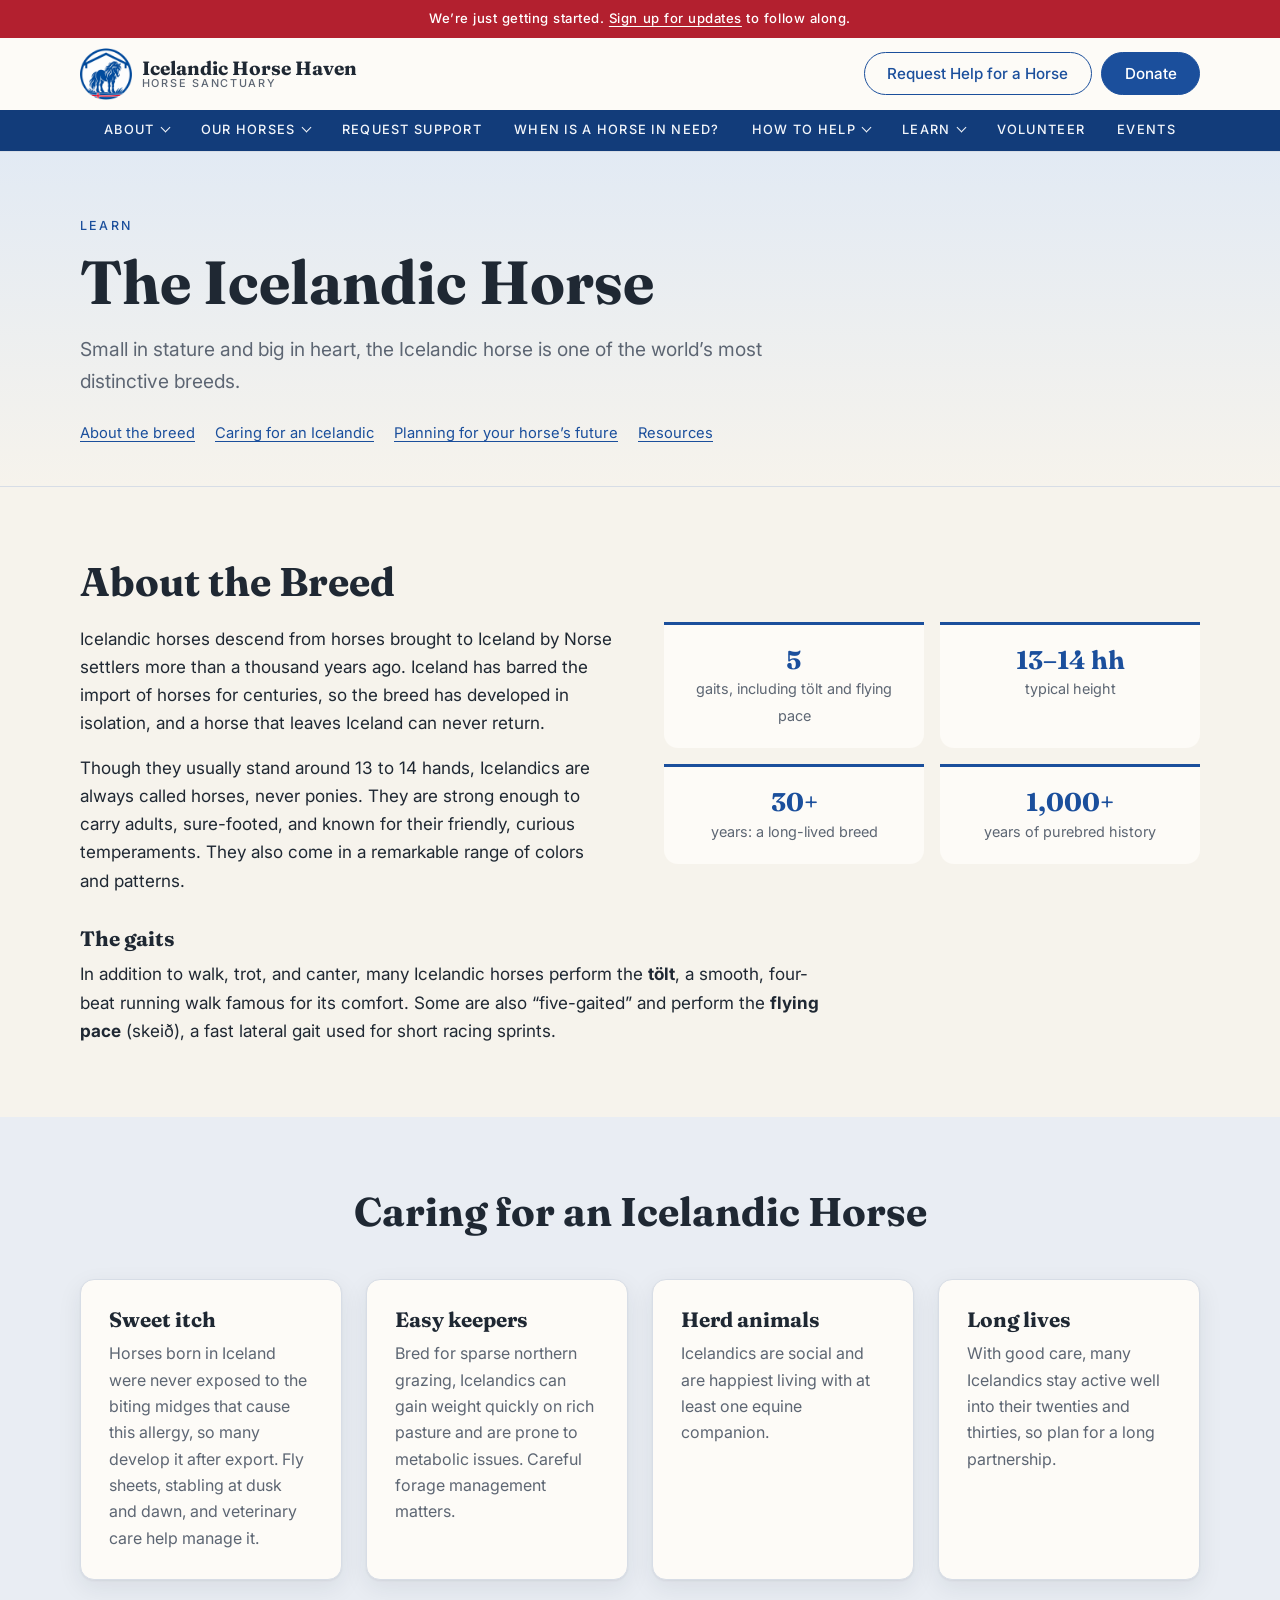
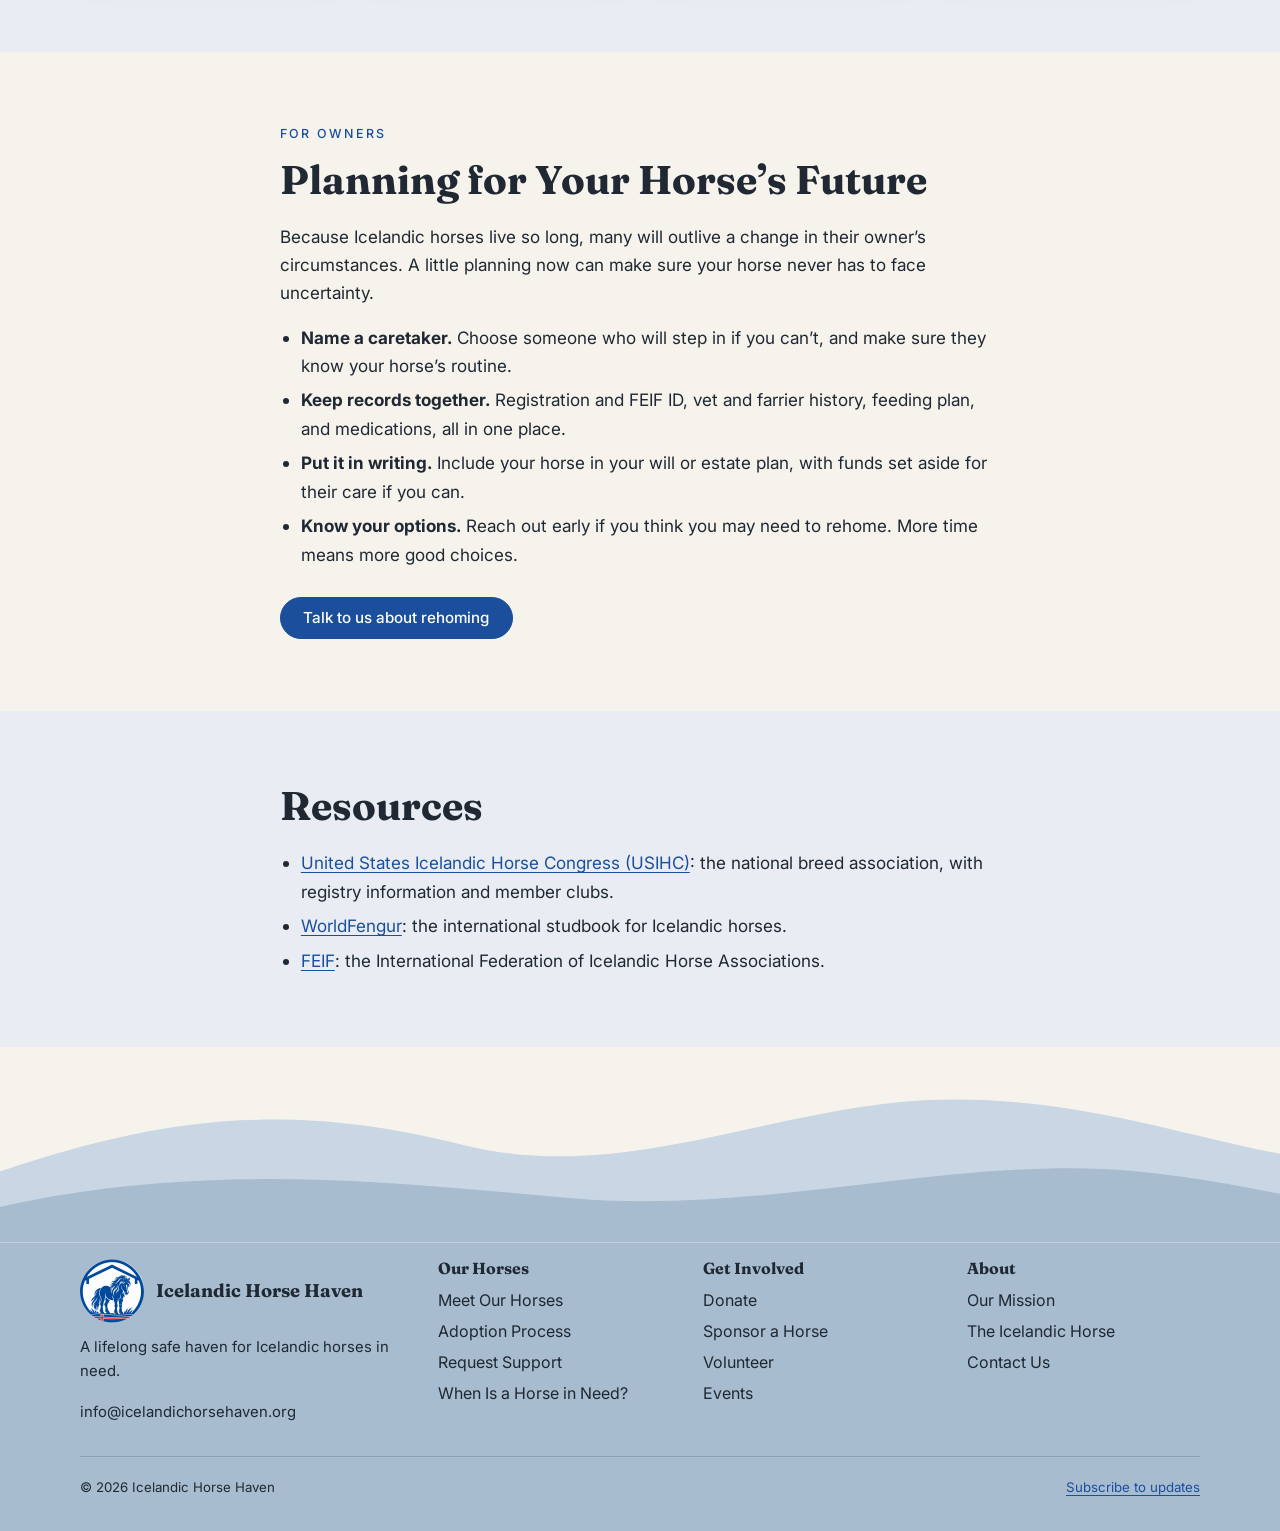
<file: learn.html>
<!DOCTYPE html>
<html lang="en">
<head>
  <meta charset="UTF-8">
  <meta name="viewport" content="width=device-width, initial-scale=1.0">
  <title>The Icelandic Horse | Icelandic Horse Haven</title>
  <meta name="description" content="Learn about the Icelandic horse and how to plan for your horse’s future.">
  <link rel="icon" type="image/png" href="images/favicon.png">
  <link rel="apple-touch-icon" href="images/apple-touch-icon.png">
  <link rel="preconnect" href="https://fonts.googleapis.com">
  <link rel="preconnect" href="https://fonts.gstatic.com" crossorigin>
  <link href="https://fonts.googleapis.com/css2?family=Fraunces:opsz,wght@9..144,500;9..144,700&family=Inter:wght@400;500&display=swap" rel="stylesheet">
  <link rel="stylesheet" href="css/styles.css">
</head>
<body>
  <div id="site-header"></div>

  <main id="main">
    <section class="page-hero">
      <div class="container">
        <div class="eyebrow">Learn</div>
        <h1>The Icelandic Horse</h1>
        <p class="lede">Small in stature and big in heart, the Icelandic horse is one of the world’s most distinctive breeds.</p>
        <nav class="jump-links" aria-label="On this page">
          <a href="#breed">About the breed</a>
          <a href="#care">Caring for an Icelandic</a>
          <a href="#planning">Planning for your horse’s future</a>
          <a href="#resources">Resources</a>
        </nav>
      </div>
    </section>

    <section class="section" id="breed">
      <div class="container">
        <div class="split-even split">
          <div class="prose">
            <h2>About the Breed</h2>
            <p>Icelandic horses descend from horses brought to Iceland by Norse settlers more than a thousand years ago. Iceland has barred the import of horses for centuries, so the breed has developed in isolation, and a horse that leaves Iceland can never return.</p>
            <p>Though they usually stand around 13 to 14 hands, Icelandics are always called horses, never ponies. They are strong enough to carry adults, sure-footed, and known for their friendly, curious temperaments. They also come in a remarkable range of colors and patterns.</p>
          </div>
          <div class="stats">
            <div class="stat"><strong>5</strong><span>gaits, including tölt and flying pace</span></div>
            <div class="stat"><strong>13–14 hh</strong><span>typical height</span></div>
            <div class="stat"><strong>30+</strong><span>years: a long-lived breed</span></div>
            <div class="stat"><strong>1,000+</strong><span>years of purebred history</span></div>
          </div>
        </div>
        <div class="prose mt-2 narrow">
          <h3>The gaits</h3>
          <p>In addition to walk, trot, and canter, many Icelandic horses perform the <strong>tölt</strong>, a smooth, four-beat running walk famous for its comfort. Some are also “five-gaited” and perform the <strong>flying pace</strong> (skeið), a fast lateral gait used for short racing sprints.</p>
        </div>
      </div>
    </section>

    <section class="section section-band" id="care">
      <div class="container">
        <div class="section-head"><h2>Caring for an Icelandic Horse</h2></div>
        <div class="grid grid-4">
          <div class="card"><h3>Sweet itch</h3><p>Horses born in Iceland were never exposed to the biting midges that cause this allergy, so many develop it after export. Fly sheets, stabling at dusk and dawn, and veterinary care help manage it.</p></div>
          <div class="card"><h3>Easy keepers</h3><p>Bred for sparse northern grazing, Icelandics can gain weight quickly on rich pasture and are prone to metabolic issues. Careful forage management matters.</p></div>
          <div class="card"><h3>Herd animals</h3><p>Icelandics are social and are happiest living with at least one equine companion.</p></div>
          <div class="card"><h3>Long lives</h3><p>With good care, many Icelandics stay active well into their twenties and thirties, so plan for a long partnership.</p></div>
        </div>
      </div>
    </section>

    <section class="section" id="planning">
      <div class="container narrow prose">
        <div class="eyebrow">For owners</div>
        <h2>Planning for Your Horse’s Future</h2>
        <p>Because Icelandic horses live so long, many will outlive a change in their owner’s circumstances. A little planning now can make sure your horse never has to face uncertainty.</p>
        <ul>
          <li><strong>Name a caretaker.</strong> Choose someone who will step in if you can’t, and make sure they know your horse’s routine.</li>
          <li><strong>Keep records together.</strong> Registration and FEIF ID, vet and farrier history, feeding plan, and medications, all in one place.</li>
          <li><strong>Put it in writing.</strong> Include your horse in your will or estate plan, with funds set aside for their care if you can.</li>
          <li><strong>Know your options.</strong> Reach out early if you think you may need to rehome. More time means more good choices.</li>
        </ul>
        <div class="btn-row"><a class="btn" href="request-support">Talk to us about rehoming</a></div>
      </div>
    </section>

    <section class="section section-band" id="resources">
      <div class="container narrow prose">
        <h2>Resources</h2>
        <ul>
          <li><a href="https://icelandics.org" rel="noopener" target="_blank">United States Icelandic Horse Congress (USIHC)</a>: the national breed association, with registry information and member clubs.</li>
          <li><a href="https://www.worldfengur.com" rel="noopener" target="_blank">WorldFengur</a>: the international studbook for Icelandic horses.</li>
          <li><a href="https://www.feif.org" rel="noopener" target="_blank">FEIF</a>: the International Federation of Icelandic Horse Associations.</li>
        </ul>
      </div>
    </section>
  </main>

  <div id="site-footer"></div>
  <script src="js/site.js"></script>
</body>
</html>
</file>
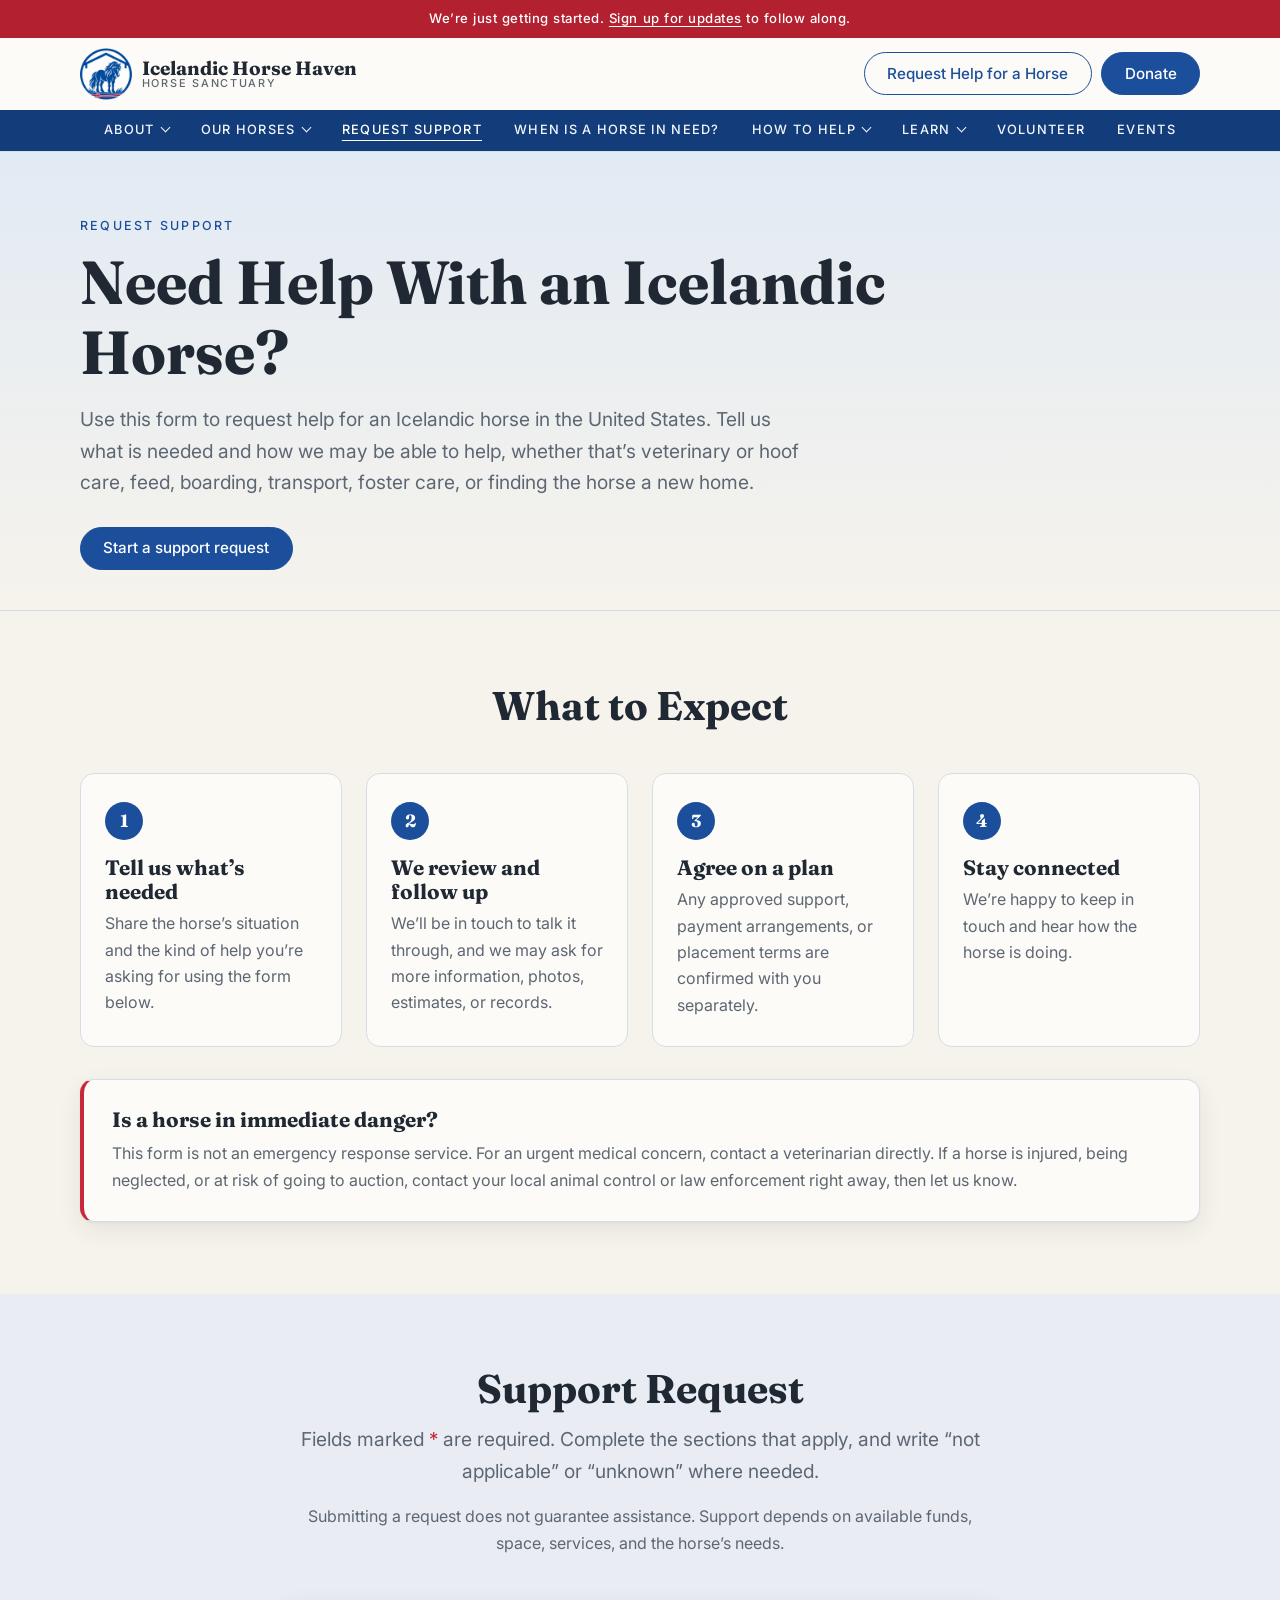
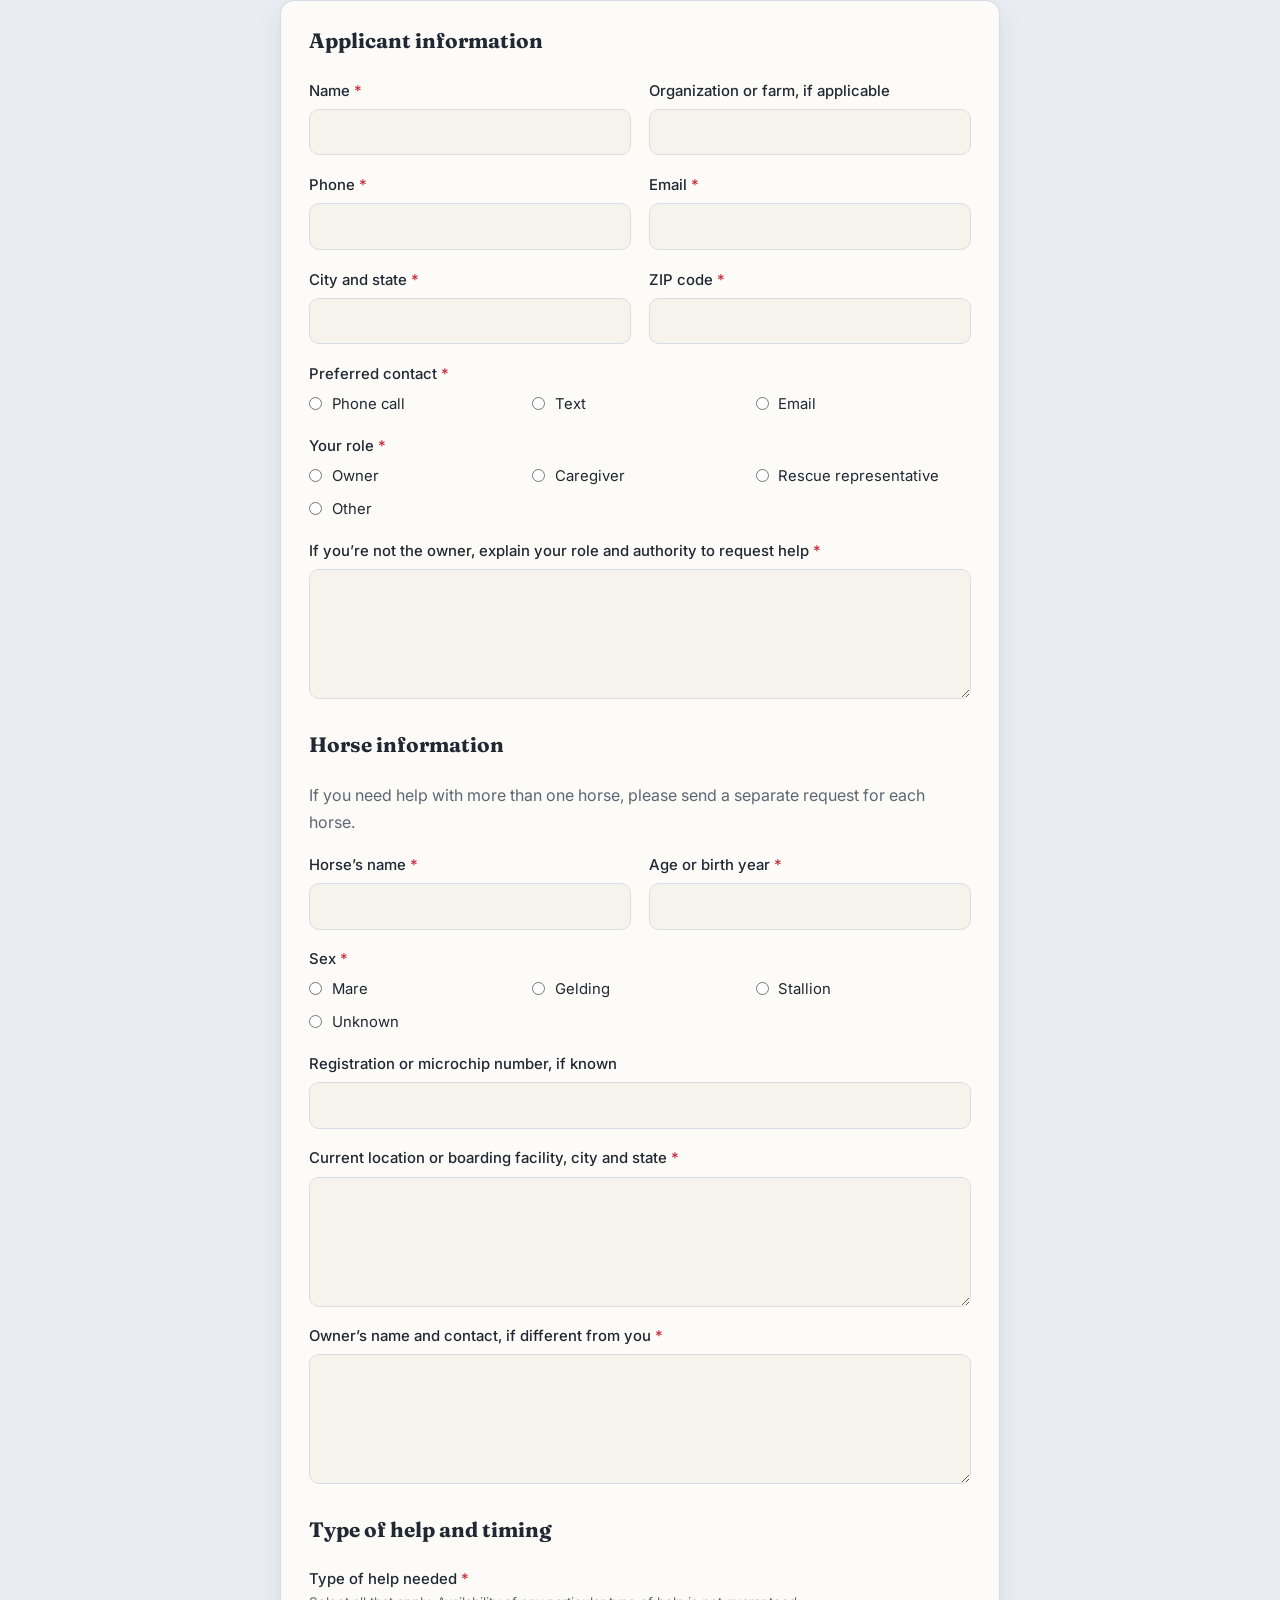
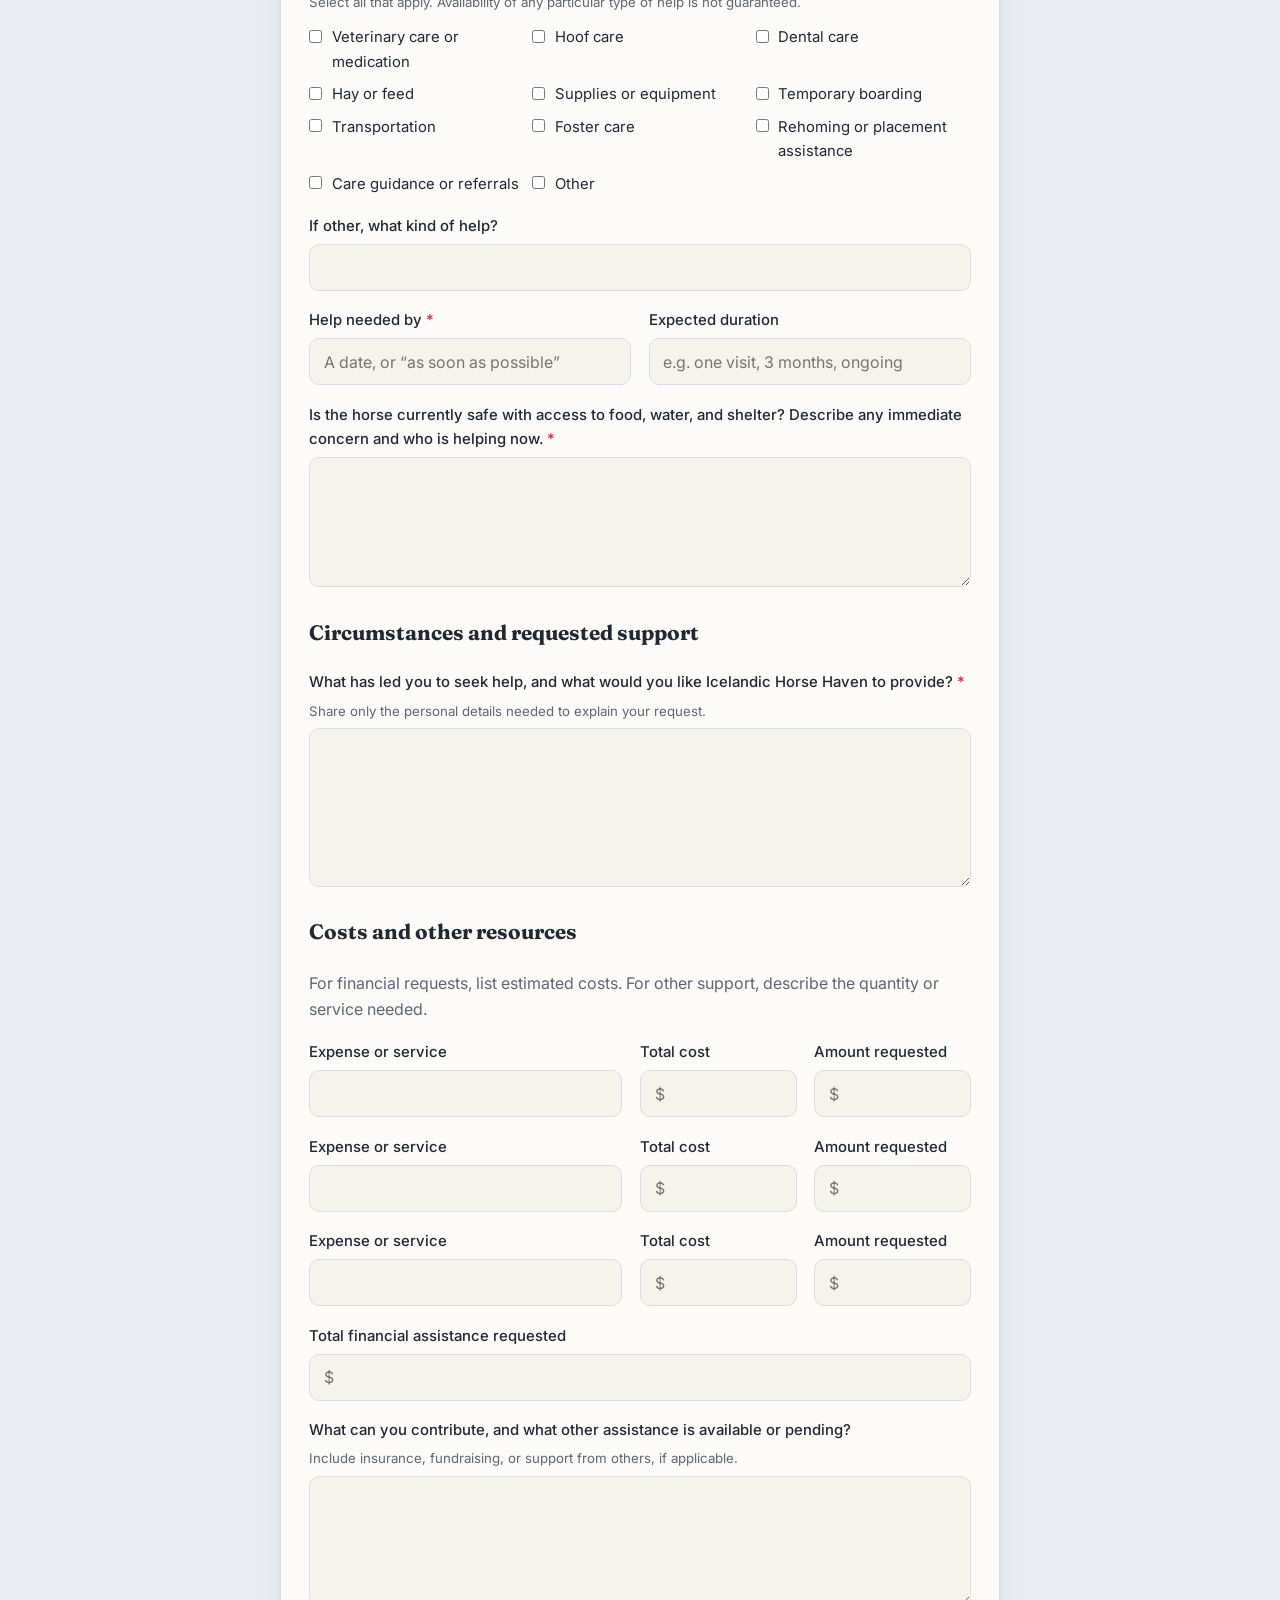
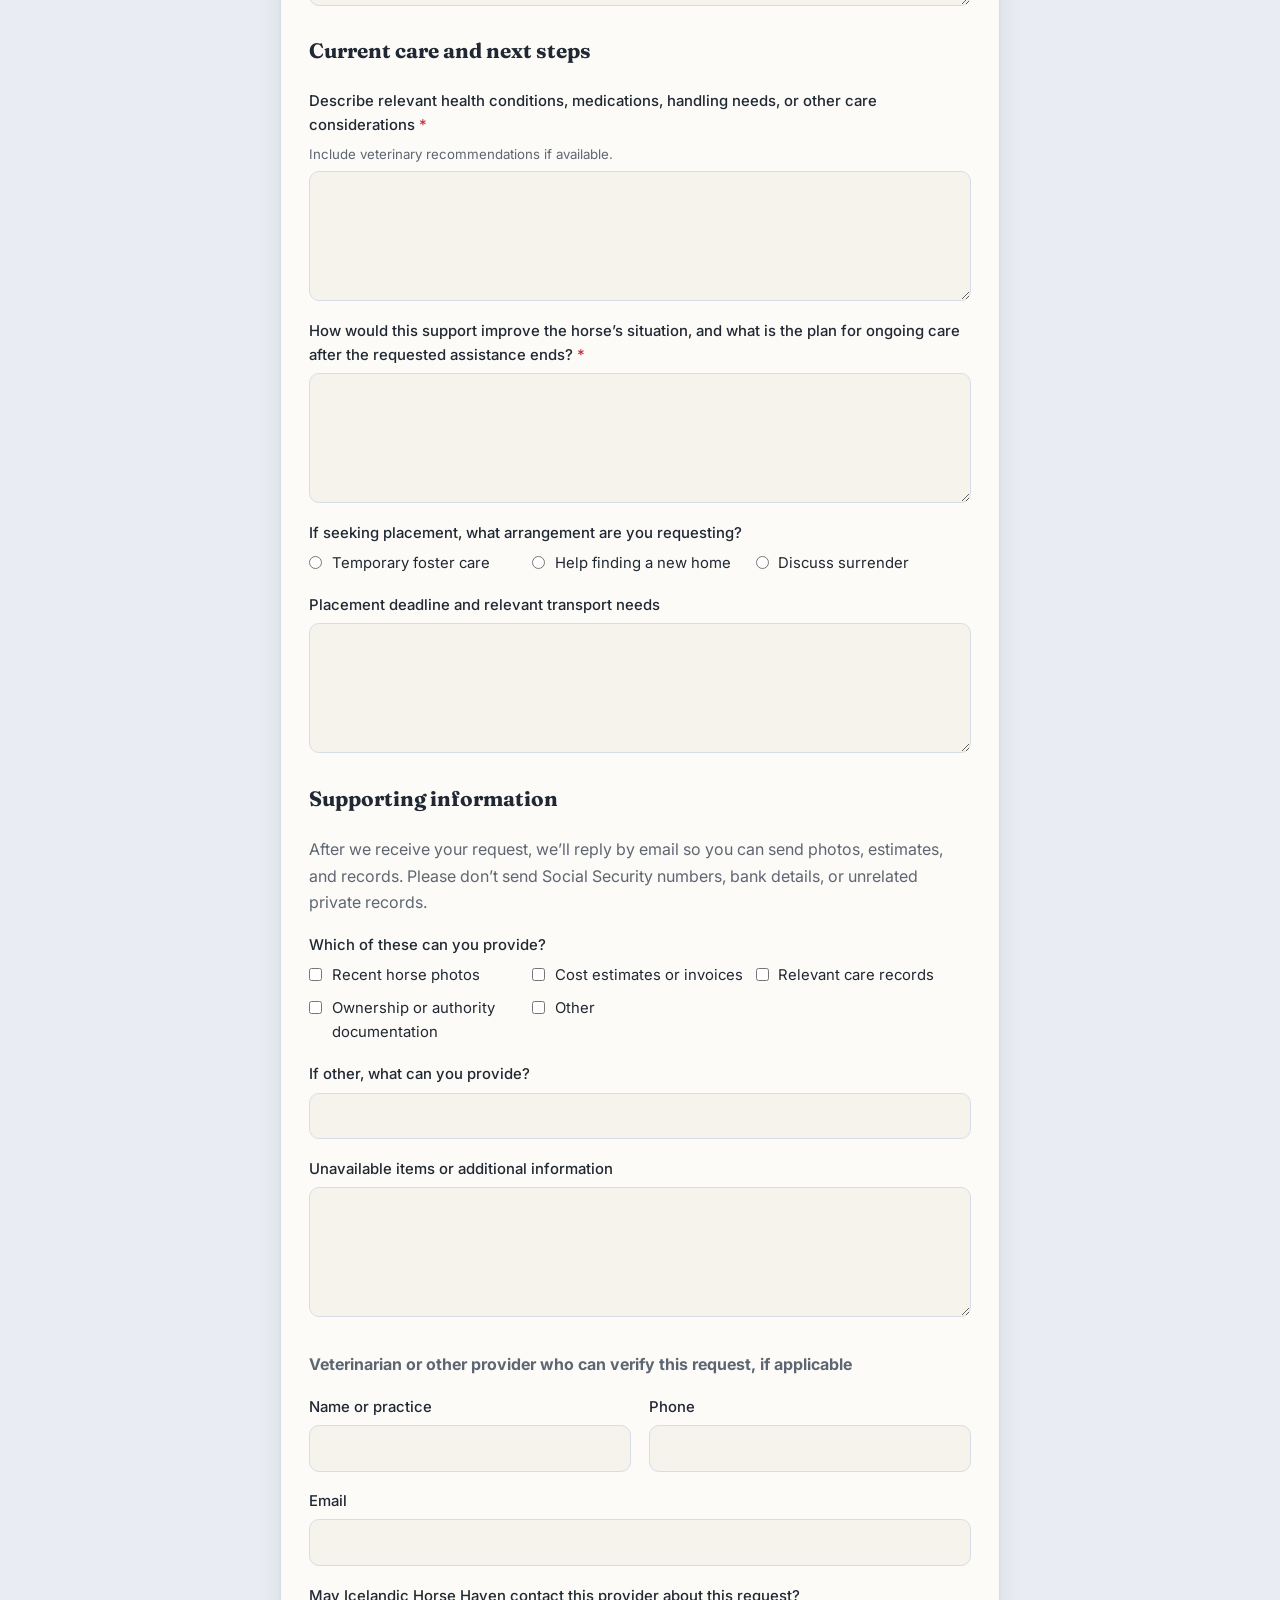
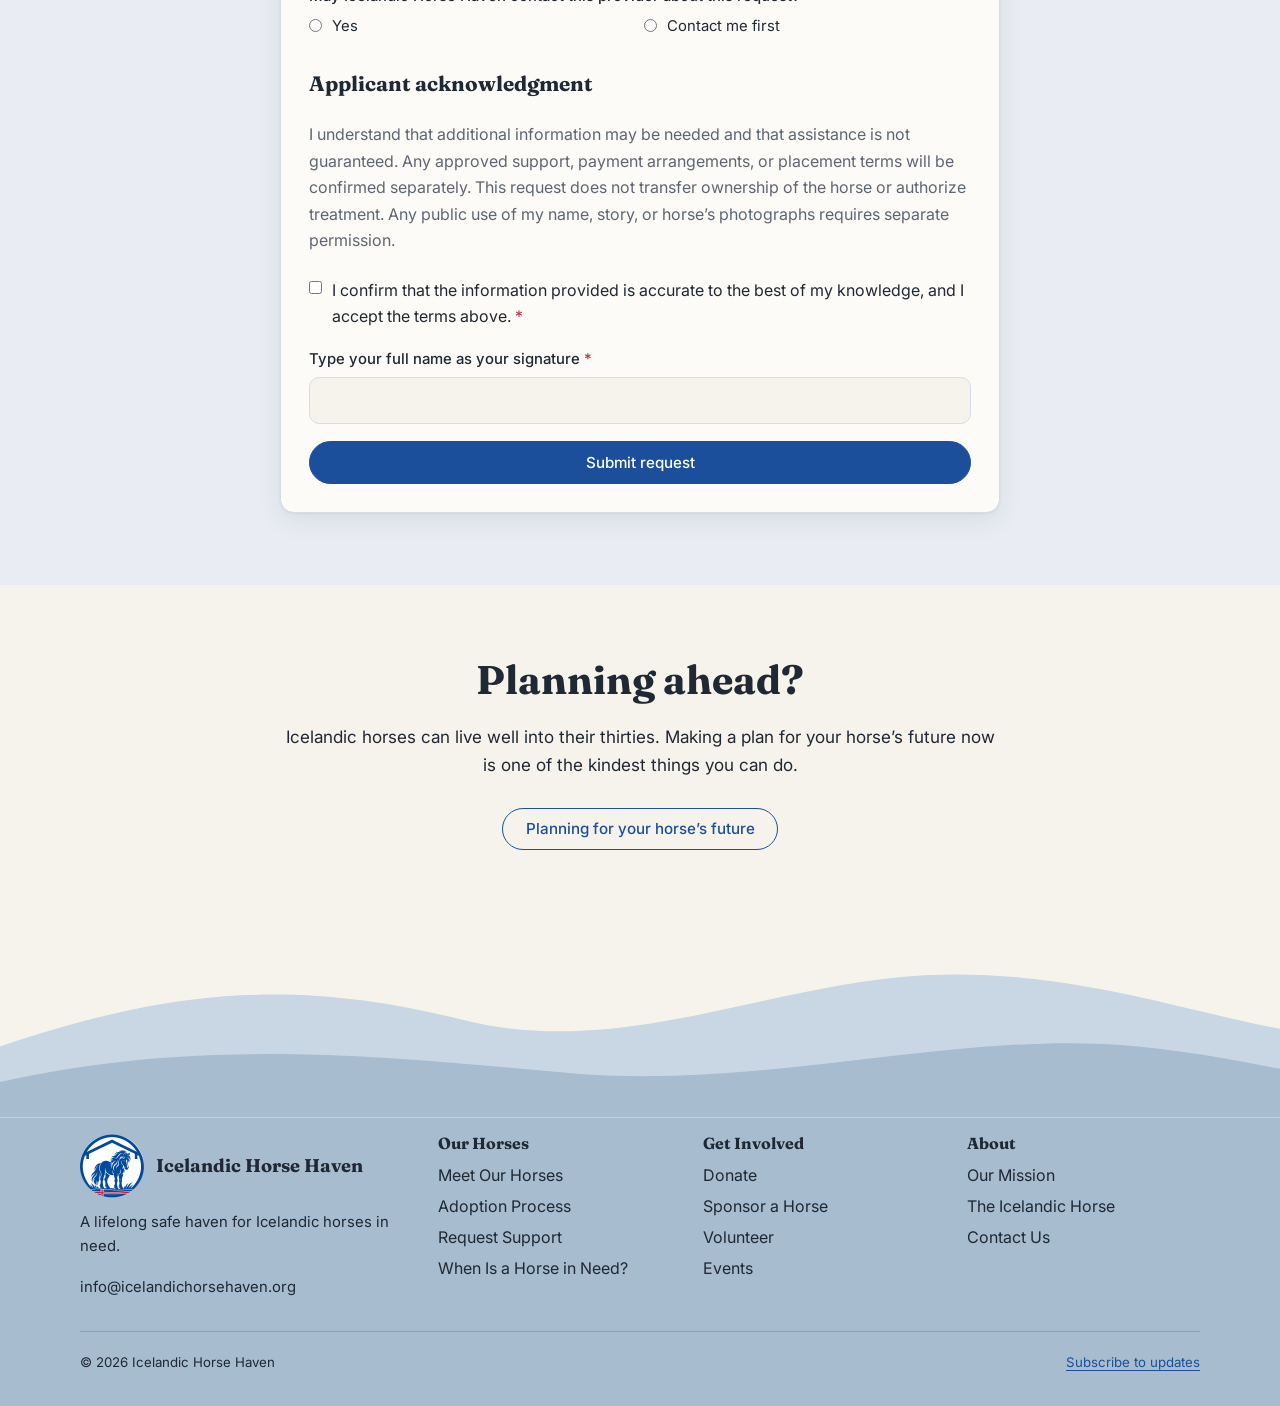
<file: request-support.html>
<!DOCTYPE html>
<html lang="en">
<head>
  <meta charset="UTF-8">
  <meta name="viewport" content="width=device-width, initial-scale=1.0">
  <title>Request Support | Icelandic Horse Haven</title>
  <meta name="description" content="Request help for an Icelandic horse in the United States, from vet and hoof care to feed, boarding, transport, foster care and rehoming.">
  <link rel="icon" type="image/png" href="images/favicon.png">
  <link rel="apple-touch-icon" href="images/apple-touch-icon.png">
  <link rel="preconnect" href="https://fonts.googleapis.com">
  <link rel="preconnect" href="https://fonts.gstatic.com" crossorigin>
  <link href="https://fonts.googleapis.com/css2?family=Fraunces:opsz,wght@9..144,500;9..144,700&family=Inter:wght@400;500&display=swap" rel="stylesheet">
  <link rel="stylesheet" href="css/styles.css">
</head>
<body>
  <div id="site-header"></div>

  <main id="main">
    <section class="page-hero">
      <div class="container">
        <div class="eyebrow">Request support</div>
        <h1>Need Help With an Icelandic Horse?</h1>
        <p class="lede">Use this form to request help for an Icelandic horse in the United States. Tell us what is needed and how we may be able to help, whether that’s veterinary or hoof care, feed, boarding, transport, foster care, or finding the horse a new home.</p>
        <div class="btn-row"><a class="btn" href="#request">Start a support request</a></div>
      </div>
    </section>

    <section class="section">
      <div class="container">
        <div class="section-head"><h2>What to Expect</h2></div>
        <ol class="steps">
          <li><h3>Tell us what’s needed</h3><p>Share the horse’s situation and the kind of help you’re asking for using the form below.</p></li>
          <li><h3>We review and follow up</h3><p>We’ll be in touch to talk it through, and we may ask for more information, photos, estimates, or records.</p></li>
          <li><h3>Agree on a plan</h3><p>Any approved support, payment arrangements, or placement terms are confirmed with you separately.</p></li>
          <li><h3>Stay connected</h3><p>We’re happy to keep in touch and hear how the horse is doing.</p></li>
        </ol>
        <div class="card mt-2" style="border-left:4px solid var(--warm)">
          <h3>Is a horse in immediate danger?</h3>
          <p>This form is not an emergency response service. For an urgent medical concern, contact a veterinarian directly. If a horse is injured, being neglected, or at risk of going to auction, contact your local animal control or law enforcement right away, then let us know.</p>
        </div>
      </div>
    </section>

    <section class="section section-band" id="request">
      <div class="container narrow">
        <div class="section-head">
          <h2>Support Request</h2>
          <p class="lede">Fields marked <span class="req">*</span> are required. Complete the sections that apply, and write “not applicable” or “unknown” where needed.</p>
          <p class="muted">Submitting a request does not guarantee assistance. Support depends on available funds, space, services, and the horse’s needs.</p>
        </div>
        <form class="card form" data-form="Support request">
          <div class="visually-hidden" aria-hidden="true">
            <label for="rs-honey">Leave this field empty</label>
            <input id="rs-honey" name="_honey" type="text" tabindex="-1" autocomplete="off">
          </div>

          <h3>Applicant information</h3>
          <div class="form-row">
            <div class="field"><label for="rs-name">Name <span class="req">*</span></label><input id="rs-name" name="name" type="text" autocomplete="name" required></div>
            <div class="field"><label for="rs-org">Organization or farm, if applicable</label><input id="rs-org" name="organization" type="text" autocomplete="organization"></div>
          </div>
          <div class="form-row">
            <div class="field"><label for="rs-phone">Phone <span class="req">*</span></label><input id="rs-phone" name="phone" type="tel" autocomplete="tel" required></div>
            <div class="field"><label for="rs-email">Email <span class="req">*</span></label><input id="rs-email" name="email" type="email" autocomplete="email" required></div>
          </div>
          <div class="form-row">
            <div class="field"><label for="rs-city">City and state <span class="req">*</span></label><input id="rs-city" name="city" type="text" required></div>
            <div class="field"><label for="rs-zip">ZIP code <span class="req">*</span></label><input id="rs-zip" name="zip" type="text" inputmode="numeric" autocomplete="postal-code" required></div>
          </div>
          <fieldset class="field">
            <legend>Preferred contact <span class="req">*</span></legend>
            <div class="checks checks-grid">
              <label><input type="radio" name="contact" value="Phone call" required> Phone call</label>
              <label><input type="radio" name="contact" value="Text"> Text</label>
              <label><input type="radio" name="contact" value="Email"> Email</label>
            </div>
          </fieldset>
          <fieldset class="field">
            <legend>Your role <span class="req">*</span></legend>
            <div class="checks checks-grid">
              <label><input type="radio" name="role" value="Owner" required> Owner</label>
              <label><input type="radio" name="role" value="Caregiver"> Caregiver</label>
              <label><input type="radio" name="role" value="Rescue representative"> Rescue representative</label>
              <label><input type="radio" name="role" value="Other"> Other</label>
            </div>
          </fieldset>
          <div class="field">
            <label for="rs-authority">If you’re not the owner, explain your role and authority to request help <span class="req">*</span></label>
            <textarea id="rs-authority" name="authority" data-required-unless="role=Owner"></textarea>
          </div>

          <h3 class="mt-1">Horse information</h3>
          <p class="muted">If you need help with more than one horse, please send a separate request for each horse.</p>
          <div class="form-row">
            <div class="field"><label for="rs-horse">Horse’s name <span class="req">*</span></label><input id="rs-horse" name="horse" type="text" required></div>
            <div class="field"><label for="rs-age">Age or birth year <span class="req">*</span></label><input id="rs-age" name="age" type="text" required></div>
          </div>
          <fieldset class="field">
            <legend>Sex <span class="req">*</span></legend>
            <div class="checks checks-grid">
              <label><input type="radio" name="sex" value="Mare" required> Mare</label>
              <label><input type="radio" name="sex" value="Gelding"> Gelding</label>
              <label><input type="radio" name="sex" value="Stallion"> Stallion</label>
              <label><input type="radio" name="sex" value="Unknown"> Unknown</label>
            </div>
          </fieldset>
          <div class="field"><label for="rs-registration">Registration or microchip number, if known</label><input id="rs-registration" name="registration" type="text"></div>
          <div class="field">
            <label for="rs-location">Current location or boarding facility, city and state <span class="req">*</span></label>
            <textarea id="rs-location" name="location" required></textarea>
          </div>
          <div class="field">
            <label for="rs-owner">Owner’s name and contact, if different from you <span class="req">*</span></label>
            <textarea id="rs-owner" name="owner" data-required-unless="role=Owner"></textarea>
          </div>

          <h3 class="mt-1">Type of help and timing</h3>
          <fieldset class="field" data-require-one>
            <legend>Type of help needed <span class="req">*</span></legend>
            <p class="hint">Select all that apply. Availability of any particular type of help is not guaranteed.</p>
            <div class="checks checks-grid">
              <label><input type="checkbox" name="help" value="Veterinary care or medication"> Veterinary care or medication</label>
              <label><input type="checkbox" name="help" value="Hoof care"> Hoof care</label>
              <label><input type="checkbox" name="help" value="Dental care"> Dental care</label>
              <label><input type="checkbox" name="help" value="Hay or feed"> Hay or feed</label>
              <label><input type="checkbox" name="help" value="Supplies or equipment"> Supplies or equipment</label>
              <label><input type="checkbox" name="help" value="Temporary boarding"> Temporary boarding</label>
              <label><input type="checkbox" name="help" value="Transportation"> Transportation</label>
              <label><input type="checkbox" name="help" value="Foster care"> Foster care</label>
              <label><input type="checkbox" name="help" value="Rehoming or placement assistance"> Rehoming or placement assistance</label>
              <label><input type="checkbox" name="help" value="Care guidance or referrals"> Care guidance or referrals</label>
              <label><input type="checkbox" name="help" value="Other"> Other</label>
            </div>
          </fieldset>
          <div class="field"><label for="rs-help-other">If other, what kind of help?</label><input id="rs-help-other" name="help_other" type="text"></div>
          <div class="form-row">
            <div class="field"><label for="rs-needed-by">Help needed by <span class="req">*</span></label><input id="rs-needed-by" name="needed_by" type="text" placeholder="A date, or “as soon as possible”" required></div>
            <div class="field"><label for="rs-duration">Expected duration</label><input id="rs-duration" name="duration" type="text" placeholder="e.g. one visit, 3 months, ongoing"></div>
          </div>
          <div class="field">
            <label for="rs-safety">Is the horse currently safe with access to food, water, and shelter? Describe any immediate concern and who is helping now. <span class="req">*</span></label>
            <textarea id="rs-safety" name="safety" required></textarea>
          </div>

          <h3 class="mt-1">Circumstances and requested support</h3>
          <div class="field">
            <label for="rs-circumstances">What has led you to seek help, and what would you like Icelandic Horse Haven to provide? <span class="req">*</span></label>
            <p class="hint">Share only the personal details needed to explain your request.</p>
            <textarea id="rs-circumstances" name="circumstances" rows="6" required></textarea>
          </div>

          <h3 class="mt-1">Costs and other resources</h3>
          <p class="muted">For financial requests, list estimated costs. For other support, describe the quantity or service needed.</p>
          <div class="form-row cost-row">
            <div class="field"><label for="rs-cost1">Expense or service</label><input id="rs-cost1" name="cost1" type="text" data-label="Expense or service 1"></div>
            <div class="field"><label for="rs-cost1-total">Total cost</label><input id="rs-cost1-total" name="cost1_total" type="text" inputmode="decimal" placeholder="$" data-label="Expense 1 total cost"></div>
            <div class="field"><label for="rs-cost1-requested">Amount requested</label><input id="rs-cost1-requested" name="cost1_requested" type="text" inputmode="decimal" placeholder="$" data-label="Expense 1 amount requested"></div>
          </div>
          <div class="form-row cost-row">
            <div class="field"><label for="rs-cost2">Expense or service</label><input id="rs-cost2" name="cost2" type="text" data-label="Expense or service 2"></div>
            <div class="field"><label for="rs-cost2-total">Total cost</label><input id="rs-cost2-total" name="cost2_total" type="text" inputmode="decimal" placeholder="$" data-label="Expense 2 total cost"></div>
            <div class="field"><label for="rs-cost2-requested">Amount requested</label><input id="rs-cost2-requested" name="cost2_requested" type="text" inputmode="decimal" placeholder="$" data-label="Expense 2 amount requested"></div>
          </div>
          <div class="form-row cost-row">
            <div class="field"><label for="rs-cost3">Expense or service</label><input id="rs-cost3" name="cost3" type="text" data-label="Expense or service 3"></div>
            <div class="field"><label for="rs-cost3-total">Total cost</label><input id="rs-cost3-total" name="cost3_total" type="text" inputmode="decimal" placeholder="$" data-label="Expense 3 total cost"></div>
            <div class="field"><label for="rs-cost3-requested">Amount requested</label><input id="rs-cost3-requested" name="cost3_requested" type="text" inputmode="decimal" placeholder="$" data-label="Expense 3 amount requested"></div>
          </div>
          <div class="field"><label for="rs-total">Total financial assistance requested</label><input id="rs-total" name="total_requested" type="text" inputmode="decimal" placeholder="$"></div>
          <div class="field">
            <label for="rs-resources">What can you contribute, and what other assistance is available or pending?</label>
            <p class="hint">Include insurance, fundraising, or support from others, if applicable.</p>
            <textarea id="rs-resources" name="resources"></textarea>
          </div>

          <h3 class="mt-1">Current care and next steps</h3>
          <div class="field">
            <label for="rs-care">Describe relevant health conditions, medications, handling needs, or other care considerations <span class="req">*</span></label>
            <p class="hint">Include veterinary recommendations if available.</p>
            <textarea id="rs-care" name="care" required></textarea>
          </div>
          <div class="field">
            <label for="rs-plan">How would this support improve the horse’s situation, and what is the plan for ongoing care after the requested assistance ends? <span class="req">*</span></label>
            <textarea id="rs-plan" name="plan" required></textarea>
          </div>
          <fieldset class="field">
            <legend>If seeking placement, what arrangement are you requesting?</legend>
            <div class="checks checks-grid">
              <label><input type="radio" name="placement" value="Temporary foster care"> Temporary foster care</label>
              <label><input type="radio" name="placement" value="Help finding a new home"> Help finding a new home</label>
              <label><input type="radio" name="placement" value="Discuss surrender"> Discuss surrender</label>
            </div>
          </fieldset>
          <div class="field">
            <label for="rs-placement-details">Placement deadline and relevant transport needs</label>
            <textarea id="rs-placement-details" name="placement_details"></textarea>
          </div>

          <h3 class="mt-1">Supporting information</h3>
          <p class="muted">After we receive your request, we’ll reply by email so you can send photos, estimates, and records. Please don’t send Social Security numbers, bank details, or unrelated private records.</p>
          <fieldset class="field">
            <legend>Which of these can you provide?</legend>
            <div class="checks checks-grid">
              <label><input type="checkbox" name="documents" value="Recent horse photos"> Recent horse photos</label>
              <label><input type="checkbox" name="documents" value="Cost estimates or invoices"> Cost estimates or invoices</label>
              <label><input type="checkbox" name="documents" value="Relevant care records"> Relevant care records</label>
              <label><input type="checkbox" name="documents" value="Ownership or authority documentation"> Ownership or authority documentation</label>
              <label><input type="checkbox" name="documents" value="Other"> Other</label>
            </div>
          </fieldset>
          <div class="field"><label for="rs-documents-other">If other, what can you provide?</label><input id="rs-documents-other" name="documents_other" type="text"></div>
          <div class="field">
            <label for="rs-unavailable">Unavailable items or additional information</label>
            <textarea id="rs-unavailable" name="additional"></textarea>
          </div>
          <p class="mt-1"><strong>Veterinarian or other provider who can verify this request, if applicable</strong></p>
          <div class="form-row">
            <div class="field"><label for="rs-provider">Name or practice</label><input id="rs-provider" name="provider" type="text" data-label="Provider name or practice"></div>
            <div class="field"><label for="rs-provider-phone">Phone</label><input id="rs-provider-phone" name="provider_phone" type="tel" data-label="Provider phone"></div>
          </div>
          <div class="field"><label for="rs-provider-email">Email</label><input id="rs-provider-email" name="provider_email" type="email" data-label="Provider email"></div>
          <fieldset class="field">
            <legend>May Icelandic Horse Haven contact this provider about this request?</legend>
            <div class="checks checks-grid">
              <label><input type="radio" name="provider_contact" value="Yes"> Yes</label>
              <label><input type="radio" name="provider_contact" value="Contact me first"> Contact me first</label>
            </div>
          </fieldset>

          <h3 class="mt-1">Applicant acknowledgment</h3>
          <p>I understand that additional information may be needed and that assistance is not guaranteed. Any approved support, payment arrangements, or placement terms will be confirmed separately. This request does not transfer ownership of the horse or authorize treatment. Any public use of my name, story, or horse’s photographs requires separate permission.</p>
          <div class="checks">
            <label><input type="checkbox" name="acknowledgment" value="Yes" data-label="Confirms information is accurate and accepts the acknowledgment" required> <span>I confirm that the information provided is accurate to the best of my knowledge, and I accept the terms above. <span class="req">*</span></span></label>
          </div>
          <div class="field"><label for="rs-signature">Type your full name as your signature <span class="req">*</span></label><input id="rs-signature" name="signature" type="text" autocomplete="name" required></div>

          <button class="btn" type="submit">Submit request</button>
        </form>
      </div>
    </section>

    <section class="section">
      <div class="container narrow prose center">
        <h2>Planning ahead?</h2>
        <p>Icelandic horses can live well into their thirties. Making a plan for your horse’s future now is one of the kindest things you can do.</p>
        <div class="btn-row" style="justify-content:center"><a class="btn btn-outline" href="learn#planning">Planning for your horse’s future</a></div>
      </div>
    </section>
  </main>

  <div id="site-footer"></div>
  <script src="js/site.js"></script>
</body>
</html>
</file>
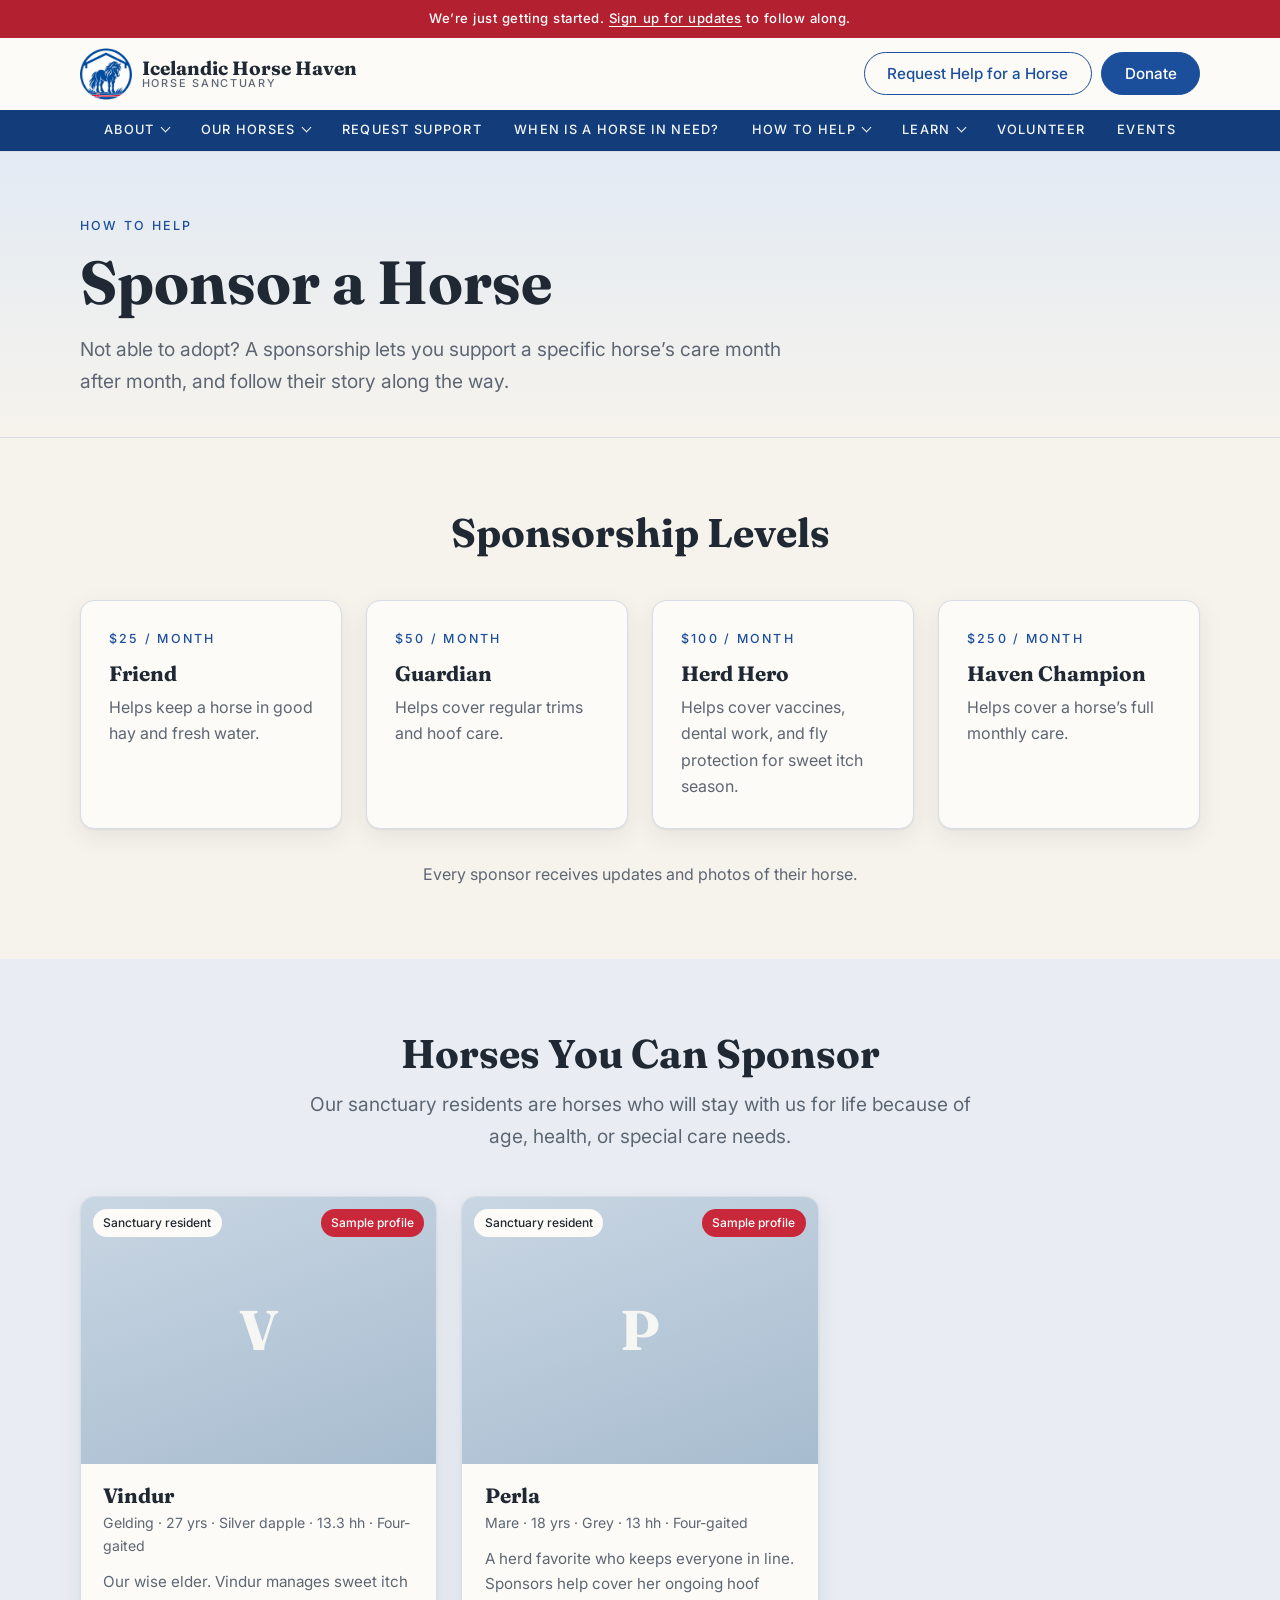
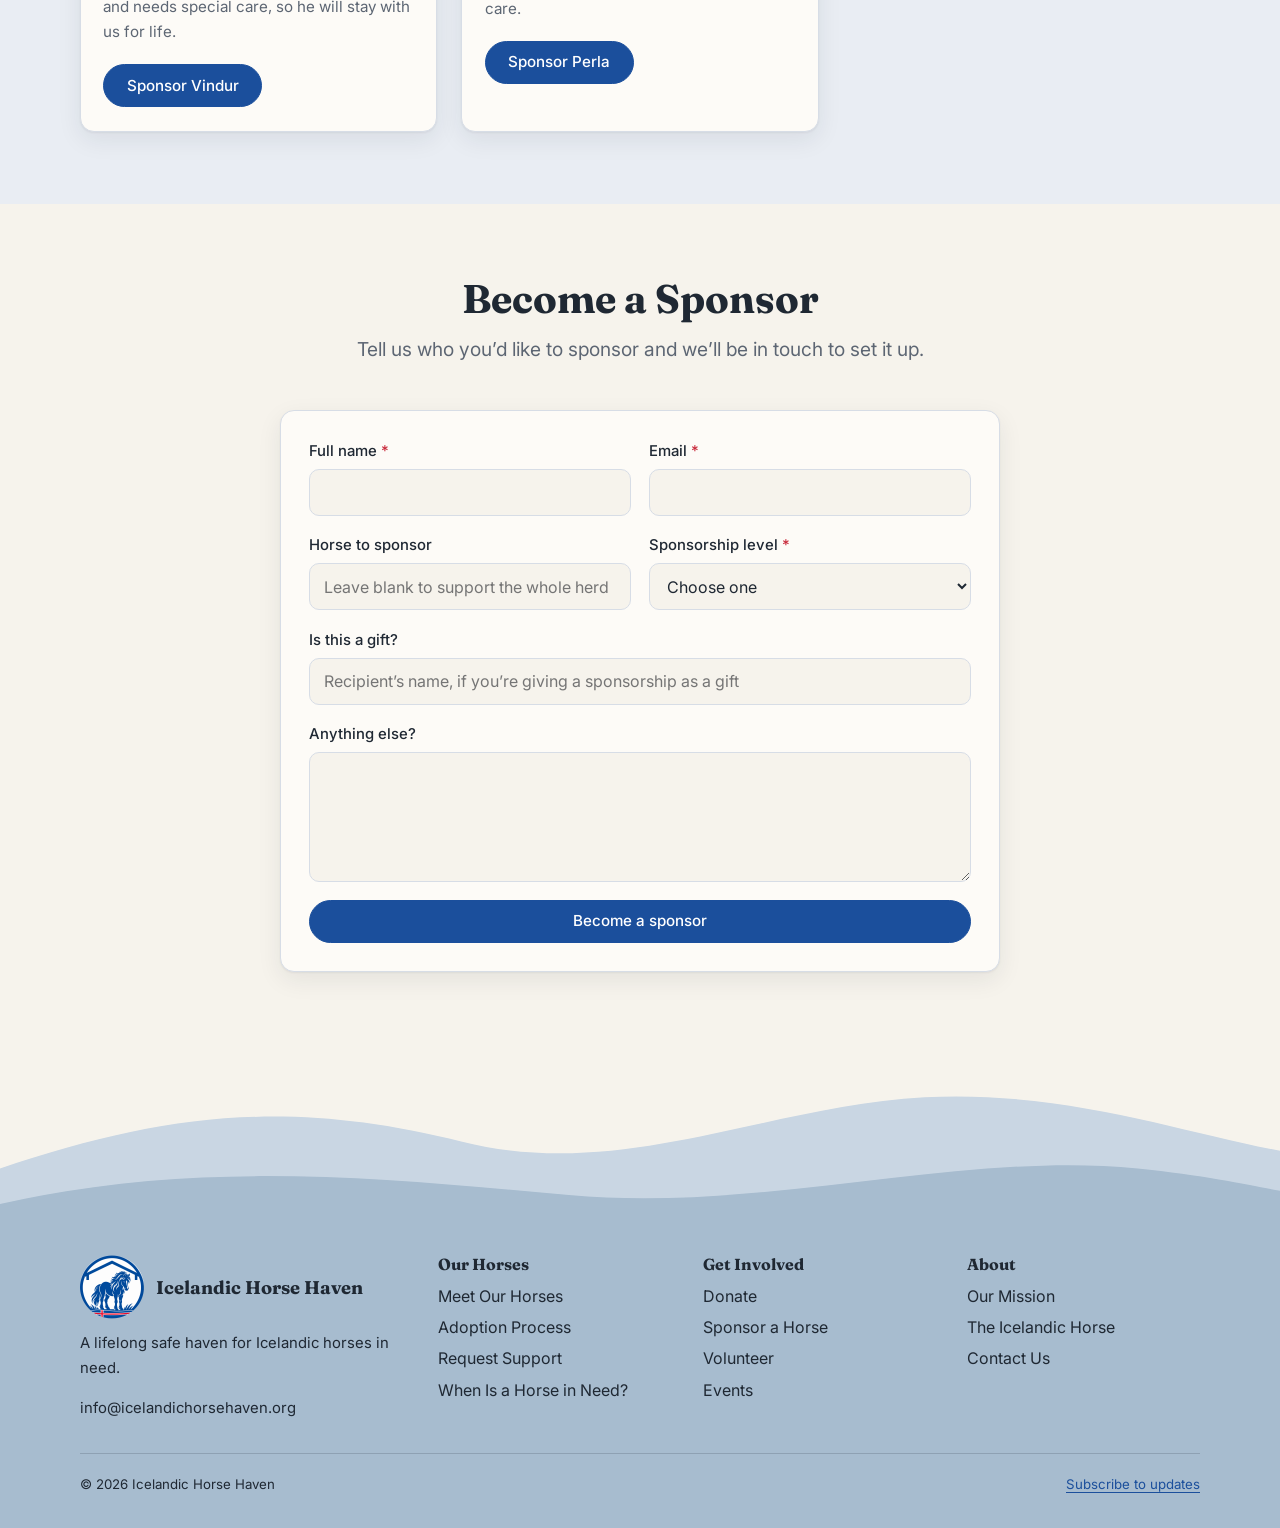
<file: sponsor.html>
<!DOCTYPE html>
<html lang="en">
<head>
  <meta charset="UTF-8">
  <meta name="viewport" content="width=device-width, initial-scale=1.0">
  <title>Sponsor a Horse | Icelandic Horse Haven</title>
  <meta name="description" content="Sponsor an Icelandic horse at Icelandic Horse Haven and help cover their ongoing care.">
  <link rel="icon" type="image/png" href="images/favicon.png">
  <link rel="apple-touch-icon" href="images/apple-touch-icon.png">
  <link rel="preconnect" href="https://fonts.googleapis.com">
  <link rel="preconnect" href="https://fonts.gstatic.com" crossorigin>
  <link href="https://fonts.googleapis.com/css2?family=Fraunces:opsz,wght@9..144,500;9..144,700&family=Inter:wght@400;500&display=swap" rel="stylesheet">
  <link rel="stylesheet" href="css/styles.css">
</head>
<body>
  <div id="site-header"></div>

  <main id="main">
    <section class="page-hero">
      <div class="container">
        <div class="eyebrow">How to help</div>
        <h1>Sponsor a Horse</h1>
        <p class="lede">Not able to adopt? A sponsorship lets you support a specific horse’s care month after month, and follow their story along the way.</p>
      </div>
    </section>

    <section class="section">
      <div class="container">
        <div class="section-head"><h2>Sponsorship Levels</h2></div>
        <div class="grid grid-4">
          <div class="card"><div class="eyebrow">$25 / month</div><h3>Friend</h3><p>Helps keep a horse in good hay and fresh water.</p></div>
          <div class="card"><div class="eyebrow">$50 / month</div><h3>Guardian</h3><p>Helps cover regular trims and hoof care.</p></div>
          <div class="card"><div class="eyebrow">$100 / month</div><h3>Herd Hero</h3><p>Helps cover vaccines, dental work, and fly protection for sweet itch season.</p></div>
          <div class="card"><div class="eyebrow">$250 / month</div><h3>Haven Champion</h3><p>Helps cover a horse’s full monthly care.</p></div>
        </div>
        <p class="center muted mt-2">Every sponsor receives updates and photos of their horse.</p>
      </div>
    </section>

    <section class="section section-band">
      <div class="container">
        <div class="section-head">
          <h2>Horses You Can Sponsor</h2>
          <p class="lede">Our sanctuary residents are horses who will stay with us for life because of age, health, or special care needs.</p>
        </div>
        <div class="grid grid-3" data-horses="resident" data-empty="Our first sanctuary residents will be introduced here soon. In the meantime, you can sponsor the herd as a whole."></div>
      </div>
    </section>

    <section class="section" id="sponsor-form">
      <div class="container narrow">
        <div class="section-head">
          <h2>Become a Sponsor</h2>
          <p class="lede">Tell us who you’d like to sponsor and we’ll be in touch to set it up.</p>
        </div>
        <form class="card form" data-form="Sponsorship">
          <div class="visually-hidden" aria-hidden="true">
            <label for="sp-honey">Leave this field empty</label>
            <input id="sp-honey" name="_honey" type="text" tabindex="-1" autocomplete="off">
          </div>
          <div class="form-row">
            <div class="field"><label for="sp-name">Full name <span class="req">*</span></label><input id="sp-name" name="name" type="text" autocomplete="name" required></div>
            <div class="field"><label for="sp-email">Email <span class="req">*</span></label><input id="sp-email" name="email" type="email" autocomplete="email" required></div>
          </div>
          <div class="form-row">
            <div class="field">
              <label for="sp-horse">Horse to sponsor</label>
              <input id="sp-horse" name="horse" type="text" data-prefill-horse placeholder="Leave blank to support the whole herd">
            </div>
            <div class="field">
              <label for="sp-level">Sponsorship level <span class="req">*</span></label>
              <select id="sp-level" name="level" required>
                <option value="">Choose one</option>
                <option>Friend: $25/month</option>
                <option>Guardian: $50/month</option>
                <option>Herd Hero: $100/month</option>
                <option>Haven Champion: $250/month</option>
                <option>Other amount</option>
              </select>
            </div>
          </div>
          <div class="field">
            <label for="sp-gift">Is this a gift?</label>
            <input id="sp-gift" name="gift" type="text" placeholder="Recipient’s name, if you’re giving a sponsorship as a gift">
          </div>
          <div class="field"><label for="sp-message">Anything else?</label><textarea id="sp-message" name="message"></textarea></div>
          <button class="btn" type="submit">Become a sponsor</button>
        </form>
      </div>
    </section>
  </main>

  <div id="site-footer"></div>
  <script src="js/data.js"></script>
  <script src="js/site.js"></script>
</body>
</html>
</file>
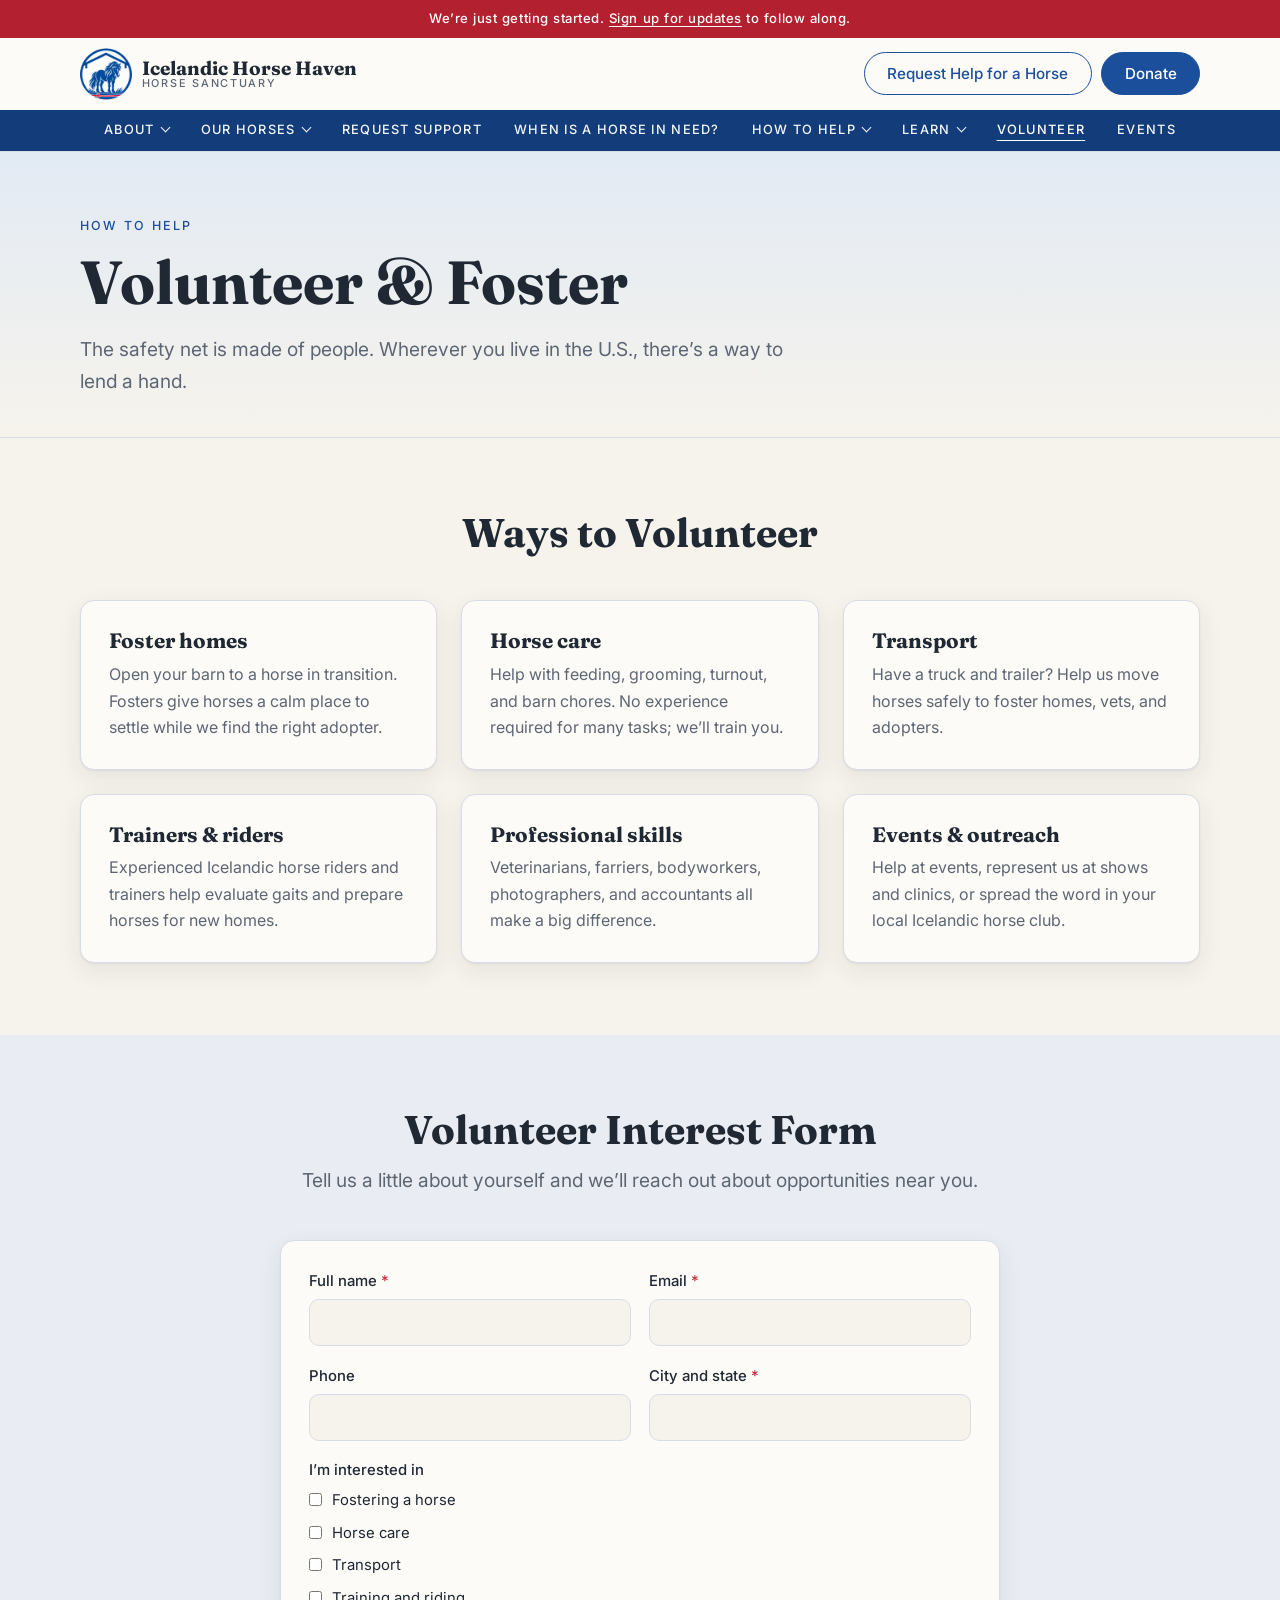
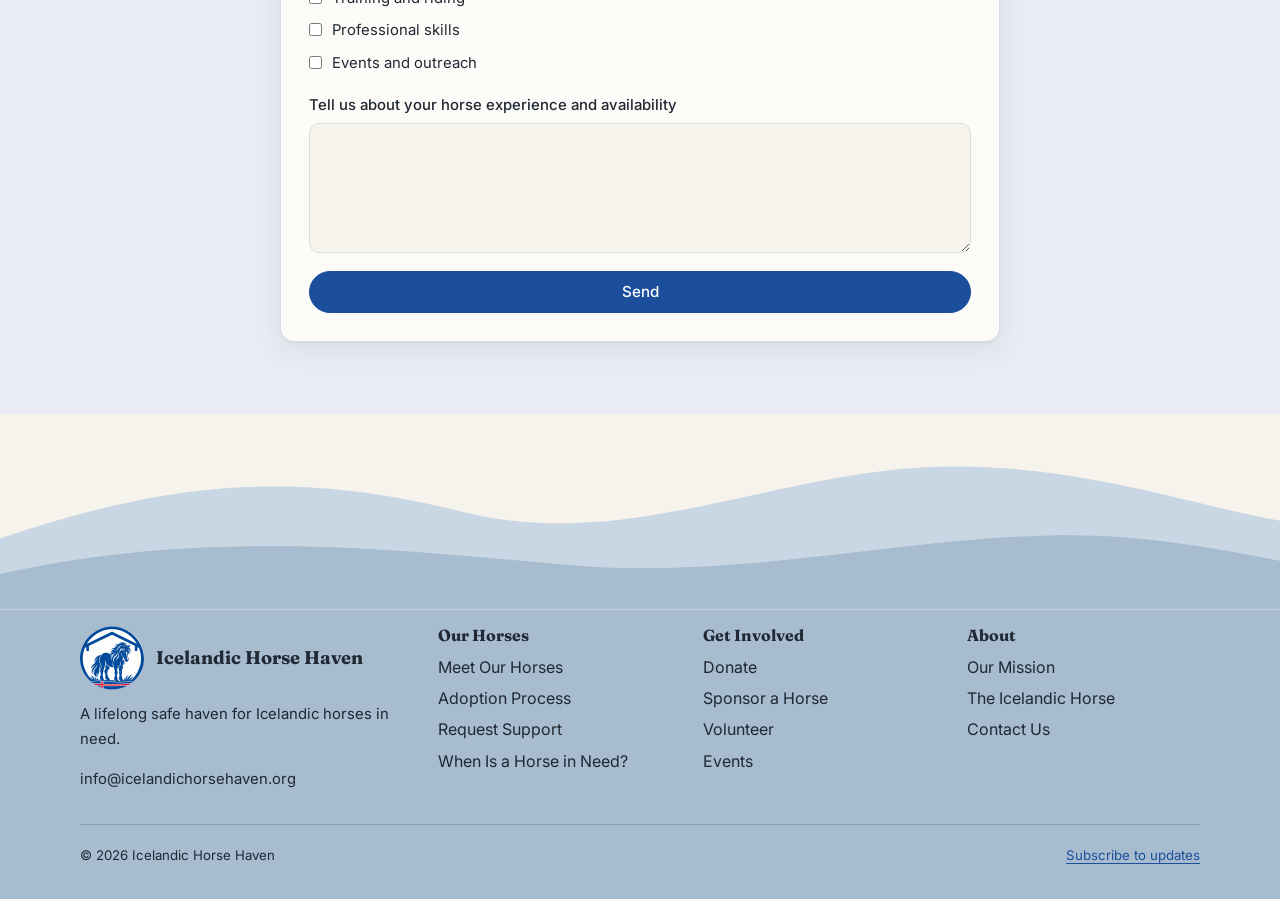
<file: volunteer.html>
<!DOCTYPE html>
<html lang="en">
<head>
  <meta charset="UTF-8">
  <meta name="viewport" content="width=device-width, initial-scale=1.0">
  <title>Volunteer | Icelandic Horse Haven</title>
  <meta name="description" content="Volunteer, foster, or lend your skills to Icelandic Horse Haven.">
  <link rel="icon" type="image/png" href="images/favicon.png">
  <link rel="apple-touch-icon" href="images/apple-touch-icon.png">
  <link rel="preconnect" href="https://fonts.googleapis.com">
  <link rel="preconnect" href="https://fonts.gstatic.com" crossorigin>
  <link href="https://fonts.googleapis.com/css2?family=Fraunces:opsz,wght@9..144,500;9..144,700&family=Inter:wght@400;500&display=swap" rel="stylesheet">
  <link rel="stylesheet" href="css/styles.css">
</head>
<body>
  <div id="site-header"></div>

  <main id="main">
    <section class="page-hero">
      <div class="container">
        <div class="eyebrow">How to help</div>
        <h1>Volunteer &amp; Foster</h1>
        <p class="lede">The safety net is made of people. Wherever you live in the U.S., there’s a way to lend a hand.</p>
      </div>
    </section>

    <section class="section">
      <div class="container">
        <div class="section-head"><h2>Ways to Volunteer</h2></div>
        <div class="grid grid-3">
          <div class="card"><h3>Foster homes</h3><p>Open your barn to a horse in transition. Fosters give horses a calm place to settle while we find the right adopter.</p></div>
          <div class="card"><h3>Horse care</h3><p>Help with feeding, grooming, turnout, and barn chores. No experience required for many tasks; we’ll train you.</p></div>
          <div class="card"><h3>Transport</h3><p>Have a truck and trailer? Help us move horses safely to foster homes, vets, and adopters.</p></div>
          <div class="card"><h3>Trainers &amp; riders</h3><p>Experienced Icelandic horse riders and trainers help evaluate gaits and prepare horses for new homes.</p></div>
          <div class="card"><h3>Professional skills</h3><p>Veterinarians, farriers, bodyworkers, photographers, and accountants all make a big difference.</p></div>
          <div class="card"><h3>Events &amp; outreach</h3><p>Help at events, represent us at shows and clinics, or spread the word in your local Icelandic horse club.</p></div>
        </div>
      </div>
    </section>

    <section class="section section-band">
      <div class="container narrow">
        <div class="section-head">
          <h2>Volunteer Interest Form</h2>
          <p class="lede">Tell us a little about yourself and we’ll reach out about opportunities near you.</p>
        </div>
        <form class="card form" data-form="Volunteer interest">
          <div class="visually-hidden" aria-hidden="true">
            <label for="vo-honey">Leave this field empty</label>
            <input id="vo-honey" name="_honey" type="text" tabindex="-1" autocomplete="off">
          </div>
          <div class="form-row">
            <div class="field"><label for="vo-name">Full name <span class="req">*</span></label><input id="vo-name" name="name" type="text" autocomplete="name" required></div>
            <div class="field"><label for="vo-email">Email <span class="req">*</span></label><input id="vo-email" name="email" type="email" autocomplete="email" required></div>
          </div>
          <div class="form-row">
            <div class="field"><label for="vo-phone">Phone</label><input id="vo-phone" name="phone" type="tel" autocomplete="tel"></div>
            <div class="field"><label for="vo-location">City and state <span class="req">*</span></label><input id="vo-location" name="location" type="text" required></div>
          </div>
          <fieldset class="field">
            <legend>I’m interested in</legend>
            <div class="checks">
              <label><input type="checkbox" name="interests" value="Fostering"> Fostering a horse</label>
              <label><input type="checkbox" name="interests" value="Horse care"> Horse care</label>
              <label><input type="checkbox" name="interests" value="Transport"> Transport</label>
              <label><input type="checkbox" name="interests" value="Training and riding"> Training and riding</label>
              <label><input type="checkbox" name="interests" value="Professional skills"> Professional skills</label>
              <label><input type="checkbox" name="interests" value="Events and outreach"> Events and outreach</label>
            </div>
          </fieldset>
          <div class="field"><label for="vo-about">Tell us about your horse experience and availability</label><textarea id="vo-about" name="about"></textarea></div>
          <button class="btn" type="submit">Send</button>
        </form>
      </div>
    </section>
  </main>

  <div id="site-footer"></div>
  <script src="js/site.js"></script>
</body>
</html>
</file>
<file: css/styles.css>
/* Icelandic Horse Haven — shared styles */

:root {
  --bg: #f6f3ec;
  --surface: #fdfbf7;
  --band: #e9edf3;
  --ink: #1f2833;
  --muted: #5d6673;
  --line: #d7dde6;
  --accent: #1b4f9c;
  --accent-strong: #123c7a;
  --accent-ink: #ffffff;
  --warm: #c8283a;
  --hill-back: #c9d6e3;
  --hill-front: #a7bccf;
  --sky-top: #e2eaf4;
  --nav-bg: #123c7a;
  --nav-ink: #f3f6fb;
  --shadow: 0 1px 2px rgba(31, 40, 51, 0.06), 0 8px 24px rgba(31, 40, 51, 0.08);
  --radius: 14px;
  --max: 1160px;
  --serif: "Fraunces", Georgia, serif;
  --sans: "Inter", system-ui, -apple-system, "Segoe UI", sans-serif;
}

@media (prefers-color-scheme: dark) {
  :root {
    --bg: #151a21;
    --surface: #1e252e;
    --band: #19202a;
    --ink: #e8ecf2;
    --muted: #a3acb9;
    --line: #2f3946;
    --accent: #8db4ec;
    --accent-strong: #b5cff4;
    --accent-ink: #10192a;
    --warm: #f08893;
    --hill-back: #253244;
    --hill-front: #2e3f55;
    --sky-top: #10141a;
    --nav-bg: #0e1a2e;
    --nav-ink: #e8ecf2;
    --shadow: 0 1px 2px rgba(0, 0, 0, 0.3), 0 8px 24px rgba(0, 0, 0, 0.3);
  }
}

* { box-sizing: border-box; margin: 0; padding: 0; }

html { scroll-behavior: smooth; }

body {
  background: var(--bg);
  color: var(--ink);
  font-family: var(--sans);
  font-size: 1rem;
  line-height: 1.65;
  min-height: 100vh;
  display: flex;
  flex-direction: column;
  overflow-x: hidden;
}

main { flex: 1; }

img { max-width: 100%; display: block; }

a { color: var(--accent); text-underline-offset: 3px; }
a:hover { color: var(--accent-strong); }

h1, h2, h3, h4 {
  font-family: var(--serif);
  font-weight: 700;
  line-height: 1.15;
  color: var(--ink);
}
h1 { font-size: clamp(2.2rem, 6vw, 3.8rem); }
h2 { font-size: clamp(1.7rem, 4vw, 2.5rem); }
h3 { font-size: 1.3rem; }

p + p { margin-top: 1rem; }

:focus-visible {
  outline: 3px solid var(--accent);
  outline-offset: 2px;
  border-radius: 4px;
}

.skip-link {
  position: absolute;
  left: -999px;
  top: 0.5rem;
  background: var(--surface);
  padding: 0.5rem 1rem;
  z-index: 100;
}
.skip-link:focus { left: 0.5rem; }

.container {
  width: 100%;
  max-width: var(--max);
  margin: 0 auto;
  padding: 0 1.25rem;
}
.narrow { max-width: 760px; }

.eyebrow {
  text-transform: uppercase;
  letter-spacing: 0.18em;
  font-size: 0.78rem;
  font-weight: 500;
  color: var(--accent);
  margin-bottom: 0.75rem;
}

.lede {
  font-size: clamp(1.05rem, 2.2vw, 1.2rem);
  color: var(--muted);
  max-width: 60ch;
}

/* ---------- Buttons ---------- */

.btn {
  display: inline-flex;
  align-items: center;
  justify-content: center;
  gap: 0.4rem;
  padding: 0.7rem 1.4rem;
  border-radius: 999px;
  border: 1.5px solid var(--accent);
  background: var(--accent);
  color: var(--accent-ink);
  font: 500 0.95rem/1.2 var(--sans);
  text-decoration: none;
  cursor: pointer;
  transition: background 0.15s, color 0.15s, border-color 0.15s;
}
.btn:hover { background: var(--accent-strong); border-color: var(--accent-strong); color: var(--accent-ink); }
.btn-outline { background: transparent; color: var(--accent); }
.btn-outline:hover { background: var(--accent); color: var(--accent-ink); }
.btn-warm { background: var(--warm); border-color: var(--warm); color: #fff; }
.btn-warm:hover { background: var(--ink); border-color: var(--ink); color: var(--bg); }
.btn-row { display: flex; flex-wrap: wrap; gap: 0.75rem; margin-top: 1.75rem; }

/* ---------- Announcement bar ---------- */

.announce {
  background: #b3202f;
  color: #fff;
  text-align: center;
  font-size: 0.82rem;
  font-weight: 500;
  letter-spacing: 0.04em;
  padding: 0.5rem 1rem;
}
.announce a { color: #fff; }

/* ---------- Header & navigation ---------- */

.site-header {
  background: var(--surface);
  border-bottom: 1px solid var(--line);
  position: sticky;
  top: 0;
  z-index: 50;
}
.header-inner {
  display: flex;
  align-items: center;
  justify-content: space-between;
  gap: 1rem;
  min-height: 72px;
}
.brand {
  display: flex;
  align-items: center;
  gap: 0.6rem;
  text-decoration: none;
  color: var(--ink);
}
.brand img { width: 52px; height: 52px; flex: none; }
.brand-name {
  font-family: var(--serif);
  font-weight: 700;
  font-size: 1.2rem;
  line-height: 1.05;
}
.brand-name small {
  display: block;
  font-family: var(--sans);
  font-weight: 500;
  font-size: 0.68rem;
  letter-spacing: 0.16em;
  text-transform: uppercase;
  color: var(--muted);
}

.header-actions { display: flex; align-items: center; gap: 0.6rem; }

.nav-toggle {
  display: none;
  background: none;
  border: 1.5px solid var(--line);
  border-radius: 10px;
  width: 44px;
  height: 44px;
  cursor: pointer;
  color: var(--ink);
}
.nav-toggle svg { width: 22px; height: 22px; }

.main-nav { background: var(--nav-bg); }
.main-nav > .container > ul {
  list-style: none;
  display: flex;
  flex-wrap: wrap;
  justify-content: center;
}
.main-nav li { position: relative; }
.main-nav a,
.main-nav .sub-toggle {
  display: block;
  padding: 0.8rem 1rem;
  color: var(--nav-ink);
  text-decoration: none;
  text-transform: uppercase;
  letter-spacing: 0.1em;
  font: 500 0.8rem/1.2 var(--sans);
  background: none;
  border: 0;
  cursor: pointer;
}
.main-nav a:hover,
.main-nav .sub-toggle:hover,
.main-nav [aria-current="page"] { color: #fff; text-decoration: underline; text-underline-offset: 6px; }
.sub-toggle::after {
  content: "";
  display: inline-block;
  width: 6px;
  height: 6px;
  margin-left: 0.45rem;
  border-right: 1.5px solid currentColor;
  border-bottom: 1.5px solid currentColor;
  transform: translateY(-3px) rotate(45deg);
}
.submenu {
  list-style: none;
  display: none;
  position: absolute;
  left: 0;
  top: 100%;
  min-width: 230px;
  background: var(--surface);
  border: 1px solid var(--line);
  border-radius: 0 0 10px 10px;
  box-shadow: var(--shadow);
  padding: 0.4rem 0;
}
.submenu a {
  color: var(--ink);
  text-transform: none;
  letter-spacing: 0;
  font-size: 0.95rem;
  padding: 0.55rem 1.1rem;
}
.submenu a:hover,
.submenu [aria-current="page"] { color: var(--accent); background: var(--band); text-decoration: none; }

/* Tighten the menu so it stays on one line on narrower desktops. */
@media (min-width: 901px) and (max-width: 1199px) {
  .main-nav a,
  .main-nav .sub-toggle { padding: 0.8rem 0.55rem; letter-spacing: 0.05em; }
}
@media (min-width: 901px) and (max-width: 999px) {
  .main-nav a,
  .main-nav .sub-toggle { padding: 0.8rem 0.4rem; letter-spacing: 0.03em; font-size: 0.74rem; }
}

@media (hover: hover) and (min-width: 901px) {
  .has-sub:hover > .submenu { display: block; }
}
.has-sub:focus-within > .submenu,
.has-sub.open > .submenu { display: block; }

@media (max-width: 900px) {
  .nav-toggle { display: inline-flex; align-items: center; justify-content: center; }
  .header-actions .btn-outline { display: none; }
  .main-nav { display: none; }
  .main-nav.open { display: block; }
  .main-nav > .container > ul { flex-direction: column; padding: 0.5rem 0 1rem; }
  .main-nav a, .main-nav .sub-toggle { width: 100%; text-align: left; padding: 0.85rem 0.25rem; }
  .submenu {
    position: static;
    display: none;
    background: transparent;
    border: 0;
    box-shadow: none;
    padding: 0 0 0.5rem 1rem;
  }
  .submenu a { color: var(--nav-ink); }
  .submenu a:hover, .submenu [aria-current="page"] { background: transparent; color: #fff; text-decoration: underline; }
  .has-sub:focus-within > .submenu { display: none; }
  .has-sub.open > .submenu { display: block; }
}

@media (max-width: 420px) {
  .brand-name small { display: none; }
  .brand-name { font-size: 1.05rem; }
}

/* ---------- Hero ---------- */

.hero {
  position: relative;
  background: linear-gradient(180deg, var(--sky-top) 0%, var(--bg) 100%);
  overflow: hidden;
}
.hero-inner {
  position: relative;
  z-index: 1;
  padding: 5rem 1.25rem 2rem;
  text-align: center;
  display: flex;
  flex-direction: column;
  align-items: center;
}
.hero-logo {
  width: clamp(140px, 24vw, 210px);
  height: auto;
  margin-bottom: 1.5rem;
  filter: drop-shadow(0 6px 18px rgba(18, 60, 122, 0.18));
}
.hero h1 { max-width: 16ch; }
.hero .lede { margin: 1.25rem auto 0; }
.hero .btn-row { justify-content: center; }
.hills { width: 100%; height: auto; display: block; margin-top: -1rem; }
.hills .back { fill: var(--hill-back); }
.hills .front { fill: var(--hill-front); }

.page-hero {
  background: linear-gradient(180deg, var(--sky-top) 0%, var(--bg) 100%);
  padding: 4rem 0 2.5rem;
  border-bottom: 1px solid var(--line);
}
.page-hero h1 { max-width: 20ch; }
.page-hero .lede { margin-top: 1rem; }

/* ---------- Sections ---------- */

.section { padding: 4.5rem 0; }
.section-band { background: var(--band); }
.section-head { text-align: center; max-width: 680px; margin: 0 auto 2.75rem; }
.section-head .lede { margin: 0.75rem auto 0; }

.split {
  display: grid;
  grid-template-columns: minmax(0, 2fr) minmax(0, 1fr);
  gap: 3rem;
  align-items: start;
}
.split-even { grid-template-columns: 1fr 1fr; align-items: center; }
@media (max-width: 860px) {
  .split, .split-even { grid-template-columns: 1fr; gap: 2rem; }
}

.prose { font-size: 1.07rem; }
.prose h2 { margin-bottom: 1.25rem; }
.prose h3 { margin: 2rem 0 0.6rem; }
.prose ul, .prose ol { padding-left: 1.3rem; margin-top: 0.75rem; }
.prose li + li { margin-top: 0.4rem; }
.prose p + ul, .prose ul + p { margin-top: 1rem; }

.pull {
  font-family: var(--serif);
  font-size: clamp(1.25rem, 2.6vw, 1.55rem);
  line-height: 1.4;
  color: var(--accent);
  border-left: 3px solid var(--accent);
  padding-left: 1.25rem;
  margin: 2rem 0;
}

/* ---------- Cards ---------- */

.card {
  background: var(--surface);
  border: 1px solid var(--line);
  border-radius: var(--radius);
  padding: 1.75rem;
  box-shadow: var(--shadow);
}
.card h3 { margin-bottom: 0.5rem; }
.card p { color: var(--muted); }

.grid {
  display: grid;
  gap: 1.5rem;
  grid-template-columns: repeat(auto-fill, minmax(min(100%, 240px), 1fr));
}
.grid-3 { grid-template-columns: repeat(auto-fill, minmax(min(100%, 300px), 1fr)); }
.grid-4 { grid-template-columns: repeat(4, minmax(0, 1fr)); }
@media (max-width: 960px) { .grid-4 { grid-template-columns: repeat(2, minmax(0, 1fr)); } }
@media (max-width: 520px) { .grid-4 { grid-template-columns: 1fr; } }

.help-card {
  display: flex;
  flex-direction: column;
  text-decoration: none;
  color: var(--ink);
  overflow: hidden;
  padding: 0;
  transition: transform 0.15s, box-shadow 0.15s;
}
.help-card:hover { transform: translateY(-3px); color: var(--ink); }
.help-card .art {
  aspect-ratio: 16 / 10;
  display: grid;
  place-items: center;
  background: var(--band);
  color: var(--accent);
}
.help-card .art svg { width: 56px; height: 56px; }
.help-card .body { padding: 1.4rem 1.5rem 1.6rem; flex: 1; display: flex; flex-direction: column; }
.help-card .more { margin-top: auto; padding-top: 1rem; color: var(--accent); font-weight: 500; }

.sidebar-card h3 { font-size: 1.5rem; }
.sidebar-card .btn { margin-top: 1.25rem; width: 100%; }

/* ---------- Steps ---------- */

.steps {
  list-style: none;
  display: grid;
  gap: 1.5rem;
  grid-template-columns: repeat(auto-fit, minmax(min(100%, 220px), 1fr));
  counter-reset: step;
}
.steps li {
  counter-increment: step;
  background: var(--surface);
  border: 1px solid var(--line);
  border-radius: var(--radius);
  padding: 1.75rem 1.5rem;
}
.steps li::before {
  content: counter(step);
  display: grid;
  place-items: center;
  width: 2.4rem;
  height: 2.4rem;
  border-radius: 50%;
  background: var(--accent);
  color: var(--accent-ink);
  font: 700 1.1rem/1 var(--serif);
  margin-bottom: 1rem;
}
.steps h3 { margin-bottom: 0.4rem; }
.steps p { color: var(--muted); }

/* ---------- Stats ---------- */

.stats {
  display: grid;
  grid-template-columns: repeat(auto-fit, minmax(min(100%, 180px), 1fr));
  gap: 1rem;
  margin-top: 2rem;
}
.stat { text-align: center; padding: 1.25rem; border-top: 3px solid var(--accent); background: var(--surface); border-radius: 0 0 var(--radius) var(--radius); }
.stat strong { display: block; font: 700 1.6rem/1.2 var(--serif); color: var(--accent); }
.stat span { font-size: 0.9rem; color: var(--muted); }

/* ---------- Horses ---------- */

.filter-bar {
  display: flex;
  flex-wrap: wrap;
  justify-content: center;
  gap: 0.5rem;
  margin-bottom: 2rem;
}
.filter-bar button {
  border: 1.5px solid var(--line);
  background: var(--surface);
  color: var(--ink);
  border-radius: 999px;
  padding: 0.5rem 1.1rem;
  font: 500 0.9rem/1.2 var(--sans);
  cursor: pointer;
}
.filter-bar button[aria-pressed="true"] { background: var(--accent); border-color: var(--accent); color: var(--accent-ink); }

.horse-card { padding: 0; overflow: hidden; display: flex; flex-direction: column; }
.horse-photo {
  aspect-ratio: 4 / 3;
  background: linear-gradient(160deg, var(--hill-back), var(--hill-front));
  display: grid;
  place-items: center;
  position: relative;
}
.horse-photo img { width: 100%; height: 100%; object-fit: cover; }
.horse-photo .initial { font: 700 3.5rem/1 var(--serif); color: var(--surface); opacity: 0.9; }
.horse-photo .tag {
  position: absolute;
  top: 0.75rem;
  left: 0.75rem;
  background: var(--surface);
  color: var(--ink);
  font-size: 0.75rem;
  font-weight: 500;
  padding: 0.25rem 0.65rem;
  border-radius: 999px;
}
.horse-photo .tag.sample { left: auto; right: 0.75rem; background: var(--warm); color: #fff; }
.horse-card .body { padding: 1.25rem 1.4rem 1.5rem; display: flex; flex-direction: column; flex: 1; }
.horse-card h3 { margin-bottom: 0.2rem; }
.horse-meta { font-size: 0.88rem; color: var(--muted); margin-bottom: 0.75rem; }
.horse-card p { color: var(--muted); font-size: 0.95rem; }
.horse-card .btn { margin-top: auto; align-self: flex-start; }
.horse-card .body p + .btn { margin-top: 1.25rem; }

.empty-state {
  text-align: center;
  padding: 3rem 1.5rem;
  border: 1.5px dashed var(--line);
  border-radius: var(--radius);
  color: var(--muted);
}

/* ---------- Events ---------- */

.event-list { list-style: none; display: grid; gap: 1rem; }
.event {
  display: grid;
  grid-template-columns: 72px 1fr;
  gap: 1rem;
  align-items: start;
}
.event-date {
  text-align: center;
  background: var(--accent);
  color: var(--accent-ink);
  border-radius: 10px;
  padding: 0.5rem 0.25rem;
  line-height: 1.1;
}
.event-date .m { display: block; font-size: 0.72rem; text-transform: uppercase; letter-spacing: 0.12em; }
.event-date .d { display: block; font: 700 1.6rem/1.1 var(--serif); }
.event h3 { font-size: 1.1rem; margin-bottom: 0.15rem; }
.event p { color: var(--muted); font-size: 0.93rem; }

/* ---------- Forms ---------- */

.form { display: grid; gap: 1.1rem; }
.form-row { display: grid; gap: 1.1rem; grid-template-columns: repeat(auto-fit, minmax(min(100%, 220px), 1fr)); }
.field { display: flex; flex-direction: column; gap: 0.35rem; }
.field label, .field legend { font-weight: 500; font-size: 0.93rem; }
.field .hint { font-size: 0.83rem; color: var(--muted); }
.req { color: var(--warm); }
input[type="text"], input[type="email"], input[type="tel"], input[type="number"], input[type="date"], select, textarea {
  width: 100%;
  font: 400 1rem/1.4 var(--sans);
  color: var(--ink);
  background: var(--bg);
  border: 1.5px solid var(--line);
  border-radius: 10px;
  padding: 0.7rem 0.85rem;
}
textarea { min-height: 130px; resize: vertical; }
input:focus, select:focus, textarea:focus { outline: none; border-color: var(--accent); box-shadow: 0 0 0 3px color-mix(in srgb, var(--accent) 25%, transparent); }
fieldset { border: 0; }
.checks { display: grid; gap: 0.5rem; margin-top: 0.35rem; }
.checks label { display: flex; gap: 0.6rem; align-items: flex-start; font-weight: 400; }
.checks input { margin-top: 0.3rem; accent-color: var(--accent); }
.checks-grid { grid-template-columns: repeat(auto-fit, minmax(min(100%, 200px), 1fr)); }
.cost-row { grid-template-columns: 2fr 1fr 1fr; }
@media (max-width: 600px) { .cost-row { grid-template-columns: 1fr; } }

.form-status {
  display: none;
  border-radius: 10px;
  padding: 1rem 1.2rem;
  background: var(--band);
  border-left: 4px solid var(--accent);
}
.form-status.show { display: block; }
.form-status p { margin: 0; }
.form-status .btn { margin-top: 0.85rem; }

.amounts { display: grid; grid-template-columns: repeat(auto-fit, minmax(90px, 1fr)); gap: 0.6rem; }
.choice {
  border: 1.5px solid var(--line);
  background: var(--bg);
  color: var(--ink);
  border-radius: 10px;
  padding: 0.85rem 0.5rem;
  font: 700 1.1rem/1 var(--serif);
  cursor: pointer;
}
.choice[aria-pressed="true"] { background: var(--accent); color: var(--accent-ink); border-color: var(--accent); }
.segmented { display: inline-flex; border: 1.5px solid var(--line); border-radius: 999px; padding: 3px; background: var(--bg); }
.segmented button {
  border: 0;
  background: transparent;
  color: var(--ink);
  padding: 0.5rem 1.2rem;
  border-radius: 999px;
  font: 500 0.92rem/1.2 var(--sans);
  cursor: pointer;
}
.segmented button[aria-pressed="true"] { background: var(--accent); color: var(--accent-ink); }

/* ---------- CTA band ---------- */

.cta-band {
  background: var(--accent-strong);
  color: #fff;
  text-align: center;
  padding: 4.5rem 0;
}
@media (prefers-color-scheme: dark) {
  .cta-band { background: #13294a; }
}
.cta-band h2 { color: #fff; }
.cta-band p { color: rgba(255, 255, 255, 0.85); max-width: 56ch; margin: 1rem auto 0; font-size: 1.1rem; }
.cta-band .btn-row { justify-content: center; }
.cta-band .btn { background: #fff; color: #1f2833; border-color: #fff; }
.cta-band .btn:hover { background: transparent; color: #fff; }
.cta-band .btn-outline { background: transparent; color: #fff; }
.cta-band .btn-outline:hover { background: #fff; color: #1f2833; }

/* ---------- Newsletter ---------- */

.newsletter { max-width: 720px; margin: 0 auto; text-align: center; }
.newsletter .form { margin-top: 2rem; text-align: left; }
.newsletter .btn { justify-self: center; }

/* ---------- Jump links ---------- */

.jump-links {
  display: flex;
  flex-wrap: wrap;
  gap: 0.5rem 1.25rem;
  margin-top: 1.5rem;
  font-size: 0.92rem;
}

/* ---------- FAQ ---------- */

.faq details {
  background: var(--surface);
  border: 1px solid var(--line);
  border-radius: 10px;
  padding: 1rem 1.25rem;
}
.faq details + details { margin-top: 0.75rem; }
.faq summary { cursor: pointer; font-weight: 500; }
.faq details p { margin-top: 0.75rem; color: var(--muted); }

/* ---------- Footer ---------- */

.site-footer { margin-top: auto; }
.site-footer .hills { margin-top: 0; }
.footer-body { background: var(--hill-front); padding: 1rem 0 2rem; }
.footer-grid {
  display: grid;
  gap: 2rem;
  grid-template-columns: 1.4fr 1fr 1fr 1fr;
}
@media (max-width: 860px) { .footer-grid { grid-template-columns: 1fr 1fr; } }
@media (max-width: 520px) { .footer-grid { grid-template-columns: 1fr; } }
.footer-grid h4 { font-size: 1rem; margin-bottom: 0.6rem; }
.footer-brand { display: flex; align-items: center; gap: 0.75rem; margin-bottom: 0.75rem; }
.footer-brand img { width: 64px; height: 64px; }
.footer-brand h4 { margin: 0; font-size: 1.15rem; }
.footer-grid ul { list-style: none; }
.footer-grid li + li { margin-top: 0.3rem; }
.footer-grid a { color: var(--ink); text-decoration: none; }
.footer-grid a:hover { text-decoration: underline; }
.footer-grid p { font-size: 0.93rem; }
.socials { display: flex; gap: 0.6rem; margin-top: 0.9rem; }
.socials a {
  display: grid;
  place-items: center;
  width: 38px;
  height: 38px;
  border-radius: 50%;
  background: var(--bg);
  color: var(--ink);
}
.socials svg { width: 18px; height: 18px; }
.footer-legal {
  border-top: 1px solid rgba(31, 40, 51, 0.18);
  margin-top: 2rem;
  padding-top: 1.25rem;
  font-size: 0.83rem;
  display: flex;
  flex-wrap: wrap;
  justify-content: space-between;
  gap: 0.5rem;
}
@media (prefers-color-scheme: dark) {
  .footer-legal { border-top-color: rgba(236, 231, 220, 0.15); }
}

/* ---------- Utilities ---------- */

.mt-1 { margin-top: 1rem; }
.mt-2 { margin-top: 2rem; }
.center { text-align: center; }
.muted { color: var(--muted); }
.visually-hidden {
  position: absolute;
  width: 1px;
  height: 1px;
  overflow: hidden;
  clip: rect(0 0 0 0);
  white-space: nowrap;
}
</file>
